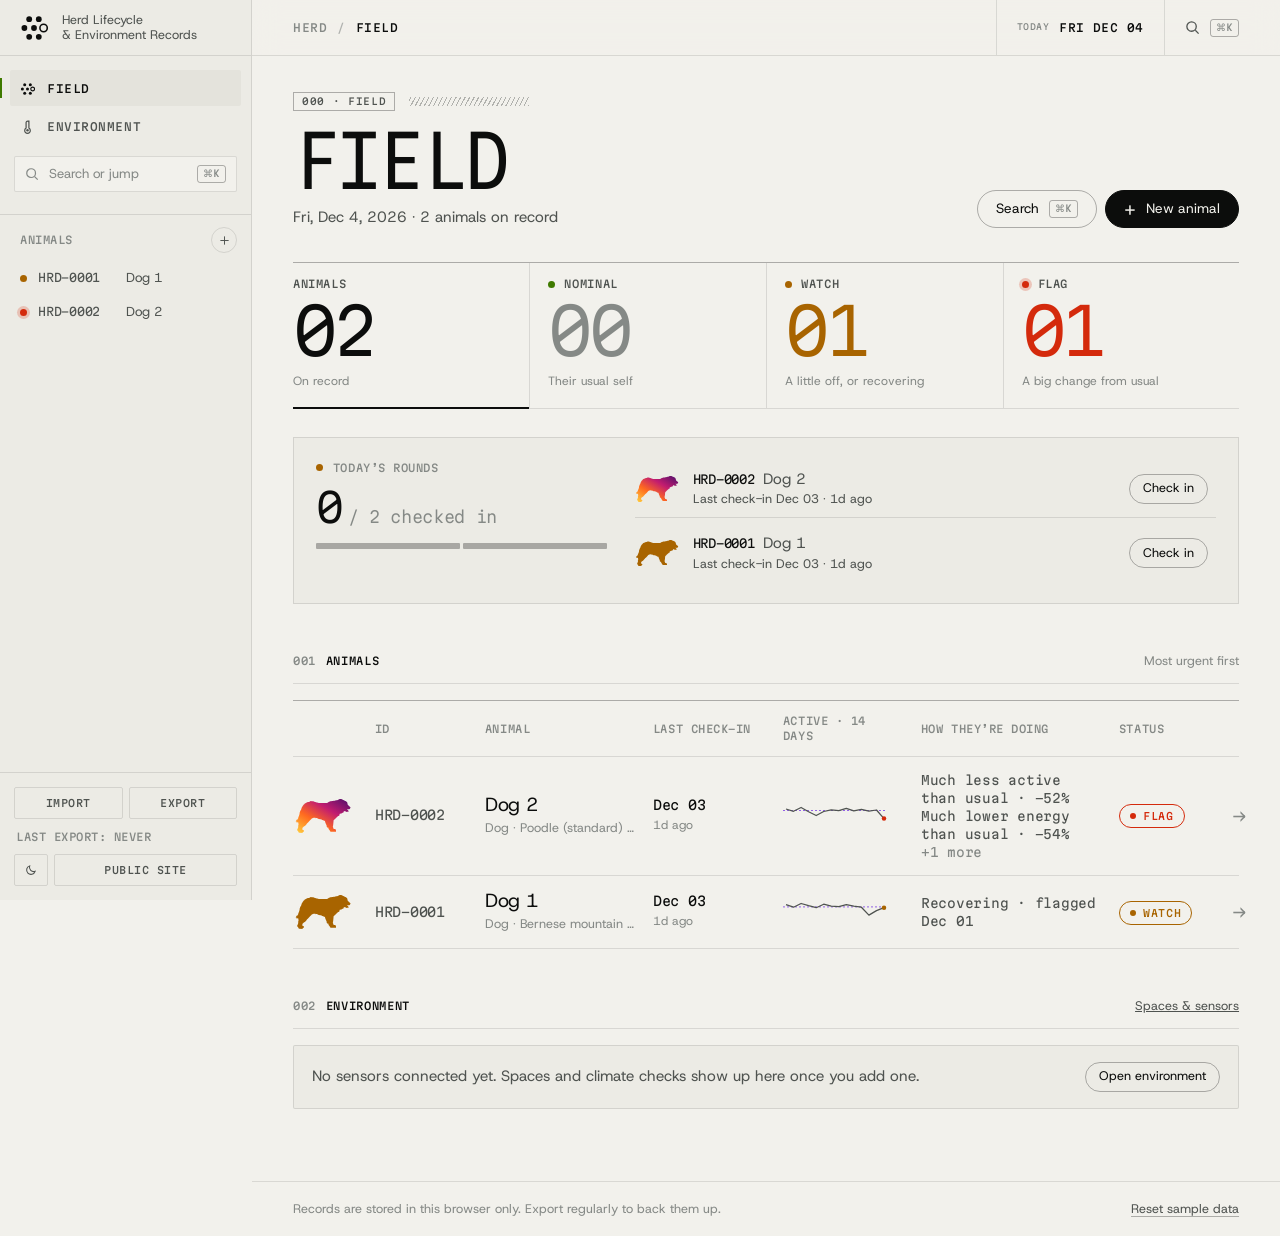
<file: index.html>
<!doctype html>
<html lang="en" data-theme="dark">
<head>
  <meta charset="utf-8">
  <meta name="viewport" content="width=device-width, initial-scale=1, viewport-fit=cover">
  <title>Herd</title>
  <meta name="description" content="Herd keeps a continuous lifecycle record for each animal and flags when it deviates from its own baseline.">
  <meta name="robots" content="noindex, nofollow">
  <meta name="theme-color" content="#07100B">
  <link rel="icon" href="data:image/svg+xml,%3Csvg xmlns='http://www.w3.org/2000/svg' viewBox='0 0 40 40'%3E%3Crect width='40' height='40' rx='9' fill='%2307100B'/%3E%3Cg fill='%23F2F1EC' transform='translate(4 4) scale(.8)'%3E%3Ccircle cx='14' cy='9' r='3.6'/%3E%3Ccircle cx='26' cy='9' r='3.6'/%3E%3Ccircle cx='8' cy='20' r='3.6'/%3E%3Ccircle cx='20' cy='20' r='3.6'/%3E%3Ccircle cx='32' cy='20' r='4.6' fill='none' stroke='%23B6F03C' stroke-width='2.4'/%3E%3Ccircle cx='14' cy='31' r='3.6'/%3E%3Ccircle cx='26' cy='31' r='3.6'/%3E%3C/g%3E%3C/svg%3E">
  <link rel="preconnect" href="https://fonts.googleapis.com">
  <link rel="preconnect" href="https://fonts.gstatic.com" crossorigin>
  <link rel="stylesheet" href="https://fonts.googleapis.com/css2?family=Host+Grotesk:ital,wght@0,300..700;1,300..500&family=Martian+Mono:wdth,wght@75..112.5,200..600&display=swap">
  <script>
    /* Theme before first paint: saved choice, else the system's. */
    (function () {
      var t = null;
      try { t = JSON.parse(localStorage.getItem('herd:ui') || '{}').theme; } catch (e) {}
      if (t !== 'light' && t !== 'dark') t = window.matchMedia && matchMedia('(prefers-color-scheme: light)').matches ? 'light' : 'dark';
      document.documentElement.setAttribute('data-theme', t);
    })();
  </script>
  <link rel="stylesheet" href="assets/css/herd.css">
</head>
<body>
<svg width="0" height="0" style="position:absolute" aria-hidden="true" focusable="false"><defs>
<symbol id="sp-cattle" viewBox="59 41 1385 947"><g transform="translate(0.000000,1022.000000) scale(0.100000,-0.100000)"><path d="M12274 9523 c-16 -48 -66 -148 -95 -189 -56 -81 -143 -158 -292 -257 -229 -152 -284 -232 -259 -378 6 -36 14 -73 18 -82 13 -34 -19 -16 -84 47 -201 192 -380 243 -585 166 -80 -30 -127 -78 -127 -131 0 -80 46 -137 205 -257 55 -41 110 -84 123 -95 l22 -21 -124 -37 c-153 -46 -190 -53 -386 -79 -575 -74 -745 -68 -1170 43 -330 86 -601 69 -925 -58 -163 -63 -227 -75 -403 -75 -166 1 -220 6 -772 84 -927 130 -980 131 -2105 45 -443 -34 -562 -40 -725 -36 -215 5 -226 7 -880 140 l-305 62 -240 0 c-268 -1 -410 -15 -840 -86 -477 -79 -675 -156 -845 -332 -61 -64 -115 -181 -155 -343 -124 -499 -159 -886 -116 -1259 11 -99 25 -256 31 -350 11 -198 12 -819 1 -1115 -11 -278 -26 -317 -186 -491 -114 -124 -166 -241 -185 -413 -13 -115 -3 -220 41 -440 16 -83 34 -199 40 -258 5 -59 14 -119 19 -134 l11 -27 45 44 c55 54 81 94 110 173 l23 61 0 -47 c1 -27 5 -48 10 -48 4 0 16 21 26 48 10 26 44 99 76 162 122 242 160 454 128 711 -9 76 -7 115 20 330 85 690 91 759 101 1342 5 286 11 521 14 524 6 6 12 -29 31 -187 9 -69 42 -291 75 -495 97 -608 94 -578 95 -895 0 -327 0 -326 -91 -535 -156 -358 -234 -548 -258 -623 -34 -107 -34 -205 -2 -372 40 -202 47 -330 36 -665 -7 -221 -20 -403 -50 -690 -22 -214 -40 -412 -40 -438 0 -58 16 -91 83 -171 66 -80 83 -120 101 -243 24 -160 74 -243 183 -300 102 -55 163 -68 308 -67 159 1 218 16 223 57 3 26 4 26 28 11 44 -30 134 6 134 53 0 68 -87 213 -215 358 -174 198 -202 264 -216 510 -15 289 -13 767 5 887 40 277 134 532 275 746 33 50 65 92 70 92 12 0 146 -263 200 -393 74 -179 128 -374 200 -719 34 -166 39 -203 50 -438 13 -243 18 -257 175 -419 67 -69 149 -163 184 -208 34 -45 75 -91 90 -102 46 -32 153 -43 388 -39 257 4 256 3 229 94 -41 143 -134 265 -308 404 -76 61 -144 145 -188 232 -85 168 -171 645 -189 1047 -10 221 -14 631 -6 631 11 0 152 -54 160 -61 4 -4 10 -55 11 -113 2 -61 9 -117 17 -133 11 -24 20 -28 64 -31 37 -2 54 1 64 13 8 9 18 66 25 130 10 97 15 119 35 140 32 34 83 42 141 22 26 -10 53 -17 61 -17 27 0 49 -37 72 -126 14 -51 31 -93 42 -101 26 -19 78 -16 104 5 21 17 23 25 20 113 -4 143 -3 152 22 172 13 10 64 44 113 76 155 101 242 207 291 355 15 45 28 82 29 84 2 2 76 -30 166 -71 309 -141 568 -235 844 -307 322 -84 548 -113 885 -113 354 -1 551 26 907 127 105 30 226 62 267 70 94 20 254 20 343 1 142 -30 292 -97 311 -140 33 -71 62 -297 62 -479 0 -116 4 -144 34 -260 53 -201 61 -276 60 -606 -1 -389 -17 -520 -93 -765 -85 -269 -86 -292 -22 -370 43 -53 75 -142 89 -251 12 -86 48 -163 105 -222 106 -110 247 -142 473 -108 89 13 134 28 134 45 0 5 17 8 38 8 45 -1 92 27 92 56 0 23 -113 220 -162 284 -18 23 -52 64 -75 93 -24 29 -49 74 -58 103 -21 69 -49 490 -48 712 0 138 6 208 22 300 31 173 44 207 110 278 121 130 146 208 207 642 32 228 39 253 49 170 18 -157 51 -338 95 -525 27 -113 55 -239 61 -280 17 -100 16 -627 0 -830 -24 -280 -21 -292 96 -408 57 -57 94 -105 137 -182 104 -184 132 -203 316 -208 128 -4 344 18 383 40 16 8 19 17 14 57 -3 25 -15 73 -28 106 -22 60 -47 88 -210 240 -109 102 -172 215 -203 367 -32 156 -46 587 -25 794 13 132 21 156 92 281 59 105 89 190 162 464 26 96 54 182 63 191 8 10 49 36 91 59 126 68 211 129 304 218 142 137 201 226 312 471 77 171 126 252 263 435 58 77 120 172 137 210 48 102 101 275 151 487 66 283 86 325 239 514 248 307 404 417 590 417 39 0 156 -1 260 -2 199 -2 233 2 480 54 186 39 286 35 520 -20 166 -38 250 -43 310 -16 64 28 77 41 137 129 27 40 68 85 90 100 61 41 128 103 144 134 22 42 44 162 51 270 5 78 3 106 -11 142 -21 56 -85 115 -168 157 -145 73 -206 126 -480 421 -189 203 -221 253 -290 448 -62 176 -132 278 -351 510 -81 85 -146 158 -144 161 1 3 29 29 62 56 72 59 126 135 157 218 29 78 31 249 5 308 -10 20 -19 37 -22 37 -3 0 -27 -44 -54 -97 -82 -165 -151 -242 -268 -302 -52 -26 -59 -26 -136 0 -83 28 -183 28 -262 0 -94 -34 -104 -36 -70 -10 64 48 143 137 167 189 57 122 60 248 8 359 -31 65 -37 71 -46 44z"/></g></symbol>
<symbol id="sp-horse" viewBox="-31 -31 1597 925"><g transform="translate(0.000000,863.000000) scale(0.100000,-0.100000)"><path d="M9042 8617 c-6 -7 -20 -38 -32 -70 -12 -31 -25 -57 -29 -57 -4 0 -36 -25 -72 -56 -96 -83 -109 -89 -209 -84 -47 3 -191 4 -320 4 -280 -1 -428 -16 -855 -85 -170 -27 -381 -59 -470 -69 -88 -11 -243 -31 -345 -45 -250 -33 -583 -62 -885 -76 -404 -19 -1601 0 -2008 31 -227 18 -576 17 -692 -2 -55 -9 -174 -28 -265 -42 -91 -14 -208 -33 -260 -41 -176 -29 -449 -134 -680 -263 -229 -128 -315 -197 -683 -550 -248 -236 -387 -384 -416 -439 -6 -12 -11 -33 -11 -46 0 -15 -32 -68 -79 -133 -91 -124 -156 -241 -167 -299 -6 -37 -55 -138 -184 -385 -27 -52 -50 -108 -50 -125 0 -16 -25 -84 -56 -150 -79 -171 -114 -261 -114 -296 0 -25 5 -30 29 -35 l29 -6 -24 -71 c-13 -39 -24 -80 -24 -92 0 -43 47 -60 81 -29 15 13 14 5 -7 -63 -13 -43 -29 -105 -35 -138 -6 -33 -32 -112 -59 -175 -26 -63 -53 -134 -60 -157 -24 -79 11 -128 70 -98 16 9 30 11 30 5 0 -5 -18 -101 -39 -212 -22 -112 -43 -233 -47 -269 -6 -64 -6 -67 20 -84 35 -23 34 -39 -13 -253 -89 -399 -117 -590 -108 -730 5 -92 22 -122 65 -122 20 0 23 -4 19 -22 -19 -76 -28 -278 -25 -571 l3 -327 26 -23 c15 -12 29 -30 33 -40 3 -11 13 -147 21 -303 20 -384 42 -547 76 -565 27 -14 57 5 67 44 8 30 11 24 49 -93 43 -132 59 -154 94 -132 18 12 23 12 30 0 5 -7 9 -16 9 -20 0 -4 9 -12 20 -18 35 -19 58 -3 74 50 20 68 34 90 55 90 19 0 51 30 51 48 0 6 9 16 20 22 20 11 40 66 40 114 l0 29 21 -27 c24 -30 60 -34 85 -9 15 15 16 34 11 165 l-6 148 24 0 c15 0 31 10 41 25 14 22 15 44 9 165 l-7 141 26 -7 c36 -9 66 19 66 61 0 17 -14 114 -30 216 -20 121 -27 185 -20 187 24 8 38 57 30 102 -5 26 -4 54 2 69 6 18 6 51 -2 101 -7 41 -10 107 -8 145 3 61 6 71 26 80 38 17 46 63 32 204 -6 69 -13 199 -13 289 -2 160 -2 163 21 181 19 13 25 32 32 87 14 106 11 422 -5 584 -20 199 -20 190 14 190 50 0 56 19 56 175 0 126 2 145 19 164 17 18 18 31 12 108 -16 214 -18 377 -8 494 7 68 16 203 22 299 11 186 47 405 81 505 30 84 78 177 89 170 4 -3 18 -36 31 -73 31 -96 121 -295 284 -627 158 -325 189 -379 345 -601 l110 -156 0 -145 0 -145 -37 -72 c-64 -121 -190 -237 -421 -386 -107 -68 -205 -137 -218 -153 -55 -65 -56 -73 -65 -372 -25 -839 -24 -825 -80 -1151 -71 -421 -128 -691 -181 -854 -25 -79 -71 -171 -93 -190 -31 -26 -63 -95 -70 -151 -6 -47 -3 -65 20 -119 22 -52 29 -89 36 -190 9 -137 24 -199 75 -305 39 -82 161 -271 193 -300 36 -32 123 -27 186 10 123 71 180 168 237 398 23 94 45 151 107 275 79 158 187 430 211 531 9 38 11 90 6 170 -6 114 14 532 33 696 5 44 13 127 17 185 4 67 12 113 22 128 15 23 251 217 256 210 1 -2 46 -83 100 -180 140 -253 193 -398 309 -838 152 -574 177 -727 177 -1096 l0 -231 57 -59 c32 -32 81 -88 108 -124 39 -51 64 -72 114 -98 61 -30 65 -31 83 -15 17 15 23 15 71 2 36 -10 94 -13 187 -11 124 2 138 0 185 -22 38 -18 82 -27 180 -36 278 -27 573 12 650 85 19 18 35 42 35 54 0 61 -98 189 -266 347 -98 92 -186 190 -313 347 -97 120 -186 233 -199 250 -71 98 -199 371 -268 571 -80 235 -83 260 -95 794 l-9 473 40 237 c68 402 150 665 300 961 67 133 154 188 280 178 87 -8 311 -72 523 -152 227 -84 312 -108 503 -141 148 -26 178 -28 444 -28 279 0 290 0 535 37 138 21 327 53 420 72 325 64 867 115 1079 100 l106 -7 0 -26 c0 -15 -9 -67 -19 -117 -10 -49 -22 -133 -26 -185 -18 -263 -62 -408 -220 -730 -114 -231 -115 -236 -109 -288 5 -39 0 -75 -17 -142 l-23 -89 23 -32 c18 -24 22 -40 18 -70 -12 -93 -72 -236 -237 -569 l-177 -357 -8 -104 c-7 -116 5 -235 36 -334 23 -76 50 -112 91 -123 34 -8 36 -12 69 -85 14 -31 29 -49 45 -53 25 -7 30 -21 39 -129 10 -117 24 -163 55 -185 15 -11 42 -44 58 -73 17 -30 53 -78 80 -107 52 -57 38 -52 217 -90 63 -14 187 -5 370 25 189 32 243 51 273 95 20 30 23 43 17 85 -8 69 -66 189 -151 316 -71 105 -127 231 -160 359 -7 30 -21 135 -30 233 -17 177 -17 180 3 245 32 102 32 106 43 328 l9 207 100 196 c187 368 236 483 305 718 75 251 112 360 166 482 55 126 155 322 177 350 l20 24 38 -23 c50 -31 142 -107 232 -192 46 -42 101 -82 150 -107 88 -44 126 -80 172 -164 37 -65 60 -81 101 -72 24 5 34 1 56 -22 57 -61 148 -242 295 -586 54 -126 59 -145 58 -204 -2 -64 -1 -66 34 -97 44 -39 61 -73 127 -261 77 -221 108 -275 155 -275 14 0 31 -9 39 -23 19 -28 71 -231 81 -312 8 -66 28 -115 49 -115 21 0 45 -33 65 -92 10 -31 30 -73 44 -94 14 -22 51 -120 82 -219 70 -222 136 -362 205 -438 56 -62 79 -74 110 -57 17 9 27 6 60 -21 31 -25 45 -30 69 -26 20 4 33 2 38 -7 15 -25 81 -57 125 -60 34 -2 57 -13 110 -53 69 -53 179 -101 283 -124 37 -8 127 -14 235 -14 159 0 185 3 289 28 62 16 124 32 137 37 31 12 64 46 64 65 0 9 -86 105 -191 213 -105 108 -202 213 -214 232 -45 70 -317 318 -422 383 -47 30 -67 61 -221 354 -117 221 -253 457 -323 559 -27 39 -49 82 -49 96 0 38 -38 252 -61 343 -29 112 -120 339 -189 472 -82 156 -131 274 -185 448 -65 210 -118 420 -164 652 -22 109 -43 206 -47 216 -5 14 4 30 34 60 97 102 203 296 249 459 17 62 33 100 42 103 9 2 82 18 164 35 84 18 221 56 320 91 209 73 247 83 407 107 100 16 160 33 302 86 234 87 270 96 404 96 116 0 324 -30 373 -53 20 -10 31 -29 52 -92 58 -178 132 -301 248 -415 99 -98 182 -153 431 -290 208 -115 348 -198 430 -256 71 -50 140 -81 287 -130 75 -24 156 -57 181 -71 25 -15 93 -72 151 -127 129 -121 194 -164 302 -201 67 -22 108 -29 201 -33 112 -4 119 -3 161 21 41 24 47 25 108 15 144 -25 216 16 268 151 62 162 75 232 76 406 0 136 -3 164 -17 185 -10 14 -34 75 -54 135 -84 250 -152 369 -362 632 -172 216 -178 224 -305 468 -209 402 -238 453 -511 880 l-153 240 68 3 c55 2 72 7 93 27 28 26 33 54 15 84 -10 15 -8 22 10 40 38 38 24 99 -27 120 -26 11 -29 18 -30 54 0 23 -3 77 -7 120 -8 81 -24 107 -67 107 -10 0 -18 2 -18 4 0 3 14 40 32 83 35 87 49 180 28 193 -13 8 -117 -17 -184 -45 -21 -9 -39 -15 -41 -13 -1 2 -8 14 -14 26 -7 13 -29 31 -49 39 -20 8 -60 31 -88 49 -29 19 -74 42 -100 50 -27 9 -62 30 -78 46 l-29 30 -125 -3 -125 -4 -1 29 c-3 46 -30 59 -116 52 -41 -3 -90 -8 -107 -12 -29 -6 -34 -3 -42 20 -15 39 -49 41 -166 12 -129 -32 -143 -32 -156 -2 -19 41 -45 45 -159 26 -198 -33 -200 -33 -200 -6 0 12 -9 31 -20 41 -26 23 -101 16 -220 -20 -126 -39 -128 -39 -155 -21 -17 11 -25 26 -25 46 0 43 -29 56 -97 40 -42 -9 -61 -9 -83 0 -24 10 -38 9 -76 -4 -61 -21 -74 -20 -74 2 0 11 -9 27 -20 37 -19 17 -26 18 -67 7 -32 -9 -49 -10 -57 -2 -5 5 -33 10 -62 10 -35 0 -56 5 -65 16 -10 12 -25 15 -62 11 -37 -3 -53 0 -72 14 -14 12 -39 19 -64 19 -23 0 -53 7 -66 16 -17 11 -36 14 -57 10 -22 -4 -37 -1 -50 11 -11 10 -32 16 -49 15 -17 -1 -41 6 -59 20 -29 21 -31 21 -67 4 -34 -16 -37 -16 -46 -1 -5 9 -24 23 -43 31 -19 8 -34 18 -34 23 0 16 -36 22 -65 11 -20 -7 -31 -8 -39 0 -16 16 -51 12 -79 -10 l-26 -21 -21 21 c-11 11 -24 20 -29 20 -8 0 -37 -20 -101 -68 l-31 -24 22 46 c19 38 21 49 11 72 -16 34 -43 28 -123 -27 l-58 -39 15 36 c15 37 13 64 -5 64 -6 0 -26 -13 -44 -30 -19 -16 -37 -30 -40 -30 -2 0 -2 20 1 45 3 35 0 50 -13 65 -33 37 -75 25 -153 -42 -38 -32 -86 -37 -134 -12 -42 22 -70 11 -102 -36 -35 -52 -56 -53 -56 -1 0 67 -50 93 -96 50 l-22 -21 -7 30 c-9 44 -28 56 -79 49 -32 -5 -47 -2 -56 8 -21 25 -51 17 -92 -25 l-38 -41 0 79 c0 47 -5 83 -12 90 -16 16 -53 15 -66 -1z"/></g></symbol>
<symbol id="sp-sheep" viewBox="14 31 1518 1155"><g transform="translate(0.000000,1215.000000) scale(0.100000,-0.100000)"><path d="M11823 11535 c-50 -36 -36 -147 37 -281 l38 -71 -97 -5 c-98 -5 -171 -27 -215 -66 -26 -23 -66 -111 -66 -144 0 -34 -8 -34 -55 -7 -46 27 -105 21 -177 -18 -79 -43 -117 -100 -142 -215 -5 -22 -16 -31 -59 -45 -38 -13 -69 -35 -115 -81 -50 -50 -74 -66 -121 -81 -75 -23 -113 -50 -153 -109 -39 -58 -56 -71 -88 -72 -14 0 -48 -11 -76 -24 -46 -21 -60 -35 -113 -105 l-17 -24 -66 27 c-147 58 -269 14 -333 -121 -9 -18 -20 -33 -26 -33 -5 0 -33 12 -62 26 -38 20 -67 27 -112 27 -70 0 -112 -17 -170 -74 -22 -21 -71 -52 -108 -69 l-69 -31 -59 21 c-70 24 -116 25 -183 5 -43 -13 -54 -13 -104 1 -67 20 -130 15 -205 -16 l-56 -23 -76 22 c-104 31 -171 18 -257 -51 -30 -24 -41 -21 -107 27 -54 39 -102 48 -183 34 -65 -12 -70 -11 -96 9 -58 46 -103 64 -181 68 -42 3 -111 15 -154 27 -69 18 -83 19 -130 8 -104 -24 -107 -24 -154 -1 -57 29 -130 30 -200 5 -51 -18 -52 -18 -108 3 -75 29 -137 28 -203 -3 -30 -14 -62 -25 -72 -25 -10 0 -42 11 -72 25 -63 29 -140 33 -196 9 -50 -21 -88 -20 -142 5 -54 25 -110 26 -174 5 -47 -16 -55 -16 -154 8 -45 10 -62 10 -128 -7 -73 -18 -77 -18 -145 -1 -92 24 -145 18 -218 -28 l-59 -36 -57 30 c-71 38 -142 40 -217 8 -56 -24 -49 -25 -258 38 -104 31 -153 33 -247 9 l-72 -19 -63 22 c-35 12 -81 22 -104 22 -38 0 -108 -29 -170 -69 -19 -13 -25 -12 -52 8 -89 63 -164 75 -255 40 -54 -21 -54 -21 -93 -1 -73 37 -144 52 -249 52 -114 0 -176 -15 -227 -54 -43 -32 -47 -32 -108 -1 -67 34 -124 41 -180 21 -59 -21 -89 -20 -141 4 -65 29 -147 27 -221 -7 -58 -26 -63 -26 -129 -15 -38 7 -82 12 -97 12 -44 -1 -114 -38 -158 -86 l-42 -44 -83 20 c-138 33 -171 28 -254 -36 -49 -38 -52 -39 -123 -36 -40 1 -91 -2 -113 -8 -46 -13 -117 -73 -144 -123 -17 -33 -21 -35 -84 -39 -117 -9 -191 -65 -232 -177 -22 -62 -25 -64 -94 -76 -21 -4 -51 -13 -66 -21 -42 -21 -101 -95 -119 -150 -18 -52 -27 -59 -113 -89 -27 -10 -63 -32 -82 -50 -31 -31 -42 -55 -76 -164 -11 -35 -23 -48 -59 -68 -93 -51 -132 -109 -145 -213 -3 -30 -16 -92 -27 -138 -20 -80 -20 -106 -2 -197 5 -28 1 -34 -47 -70 -115 -86 -123 -138 -72 -459 l15 -100 -28 -20 c-79 -56 -124 -136 -124 -218 0 -21 11 -71 25 -110 33 -94 32 -154 -2 -225 -34 -73 -35 -150 -3 -213 26 -52 198 -222 252 -251 56 -29 115 -34 187 -15 34 9 69 16 76 16 18 0 45 -89 45 -147 0 -24 -7 -60 -15 -80 -24 -58 -19 -118 16 -187 27 -53 31 -72 33 -146 1 -93 16 -136 65 -186 44 -45 50 -63 44 -137 -5 -61 -3 -73 26 -131 36 -74 37 -81 12 -138 -32 -75 -35 -118 -12 -186 27 -80 27 -85 -13 -138 -75 -98 -82 -173 -25 -278 16 -31 29 -61 29 -67 0 -7 -18 -32 -41 -56 -80 -87 -104 -197 -60 -279 25 -47 35 -60 83 -101 l37 -31 -51 -43 c-95 -80 -120 -180 -73 -294 14 -33 25 -70 25 -82 0 -12 -19 -43 -41 -70 -23 -26 -48 -62 -55 -80 -18 -43 -18 -140 1 -193 13 -38 13 -52 1 -111 -9 -46 -11 -82 -5 -113 12 -64 121 -275 172 -333 23 -26 48 -55 54 -63 10 -14 82 -250 185 -610 32 -115 32 -115 30 -315 -4 -271 15 -375 159 -898 l50 -182 -7 -121 c-5 -98 -3 -131 10 -179 30 -100 75 -191 104 -206 20 -11 78 -13 271 -11 142 1 260 7 279 13 72 24 62 83 -55 339 -116 254 -120 262 -170 322 -88 107 -130 226 -140 398 -8 147 40 1087 58 1137 5 15 24 26 62 37 76 22 128 63 163 130 16 31 32 56 36 56 3 0 16 -16 28 -35 31 -50 73 -82 136 -102 31 -10 62 -27 69 -38 7 -11 48 -146 90 -300 145 -529 216 -766 266 -893 89 -223 104 -316 73 -454 -23 -101 -15 -229 21 -335 44 -132 32 -127 318 -131 263 -4 303 2 336 45 28 34 26 62 -10 206 -57 227 -122 362 -234 487 -113 126 -129 177 -150 455 -8 110 -26 332 -40 493 -14 161 -25 335 -25 386 l0 94 50 37 c64 47 96 88 111 146 12 46 8 76 -27 196 -5 18 -2 23 13 23 11 0 48 14 81 31 70 35 111 85 134 164 15 48 15 49 69 60 110 23 162 69 199 177 24 67 29 75 70 96 48 25 104 74 123 107 6 11 18 49 27 84 16 63 18 66 75 100 32 20 74 56 93 81 25 32 42 45 58 44 153 -4 141 -1 189 -49 56 -58 98 -75 183 -75 61 0 77 -5 138 -37 65 -35 74 -37 144 -35 128 6 163 5 226 -3 71 -9 135 8 191 51 l34 26 38 -35 c51 -46 99 -61 175 -54 70 6 108 -6 167 -56 86 -74 212 -74 306 1 l38 30 35 -30 c83 -70 178 -94 260 -63 76 28 86 28 132 1 84 -49 191 -44 277 14 l43 28 42 -28 c108 -71 219 -64 322 23 l31 26 49 -35 c102 -74 166 -80 278 -28 l60 27 48 -27 c93 -52 214 -41 293 27 l39 34 76 -41 c68 -37 82 -41 145 -41 61 0 78 5 132 35 53 29 65 33 80 23 68 -47 70 -48 267 -45 177 1 191 3 243 27 l54 24 52 -27 c44 -22 64 -27 128 -26 l75 0 -13 -50 c-11 -41 -11 -73 -3 -161 19 -190 38 -230 143 -307 34 -26 79 -64 99 -85 32 -33 38 -47 47 -111 8 -59 17 -84 48 -129 59 -87 113 -143 169 -179 29 -19 55 -42 58 -51 3 -10 28 -144 56 -298 49 -268 100 -524 190 -960 46 -221 47 -262 15 -435 -12 -66 -15 -119 -11 -172 7 -95 43 -253 61 -272 18 -17 139 -25 415 -29 183 -2 209 0 243 17 21 10 43 28 49 39 23 44 6 145 -49 280 -38 93 -85 167 -189 290 -134 159 -139 175 -137 402 2 234 31 863 48 1035 l13 134 43 39 c56 49 97 67 154 67 53 0 78 -20 95 -77 35 -124 279 -1027 316 -1173 58 -224 66 -337 35 -484 -25 -116 -27 -216 -6 -304 18 -76 38 -117 61 -126 10 -4 142 -12 293 -18 243 -9 280 -9 313 5 43 18 58 57 58 152 0 115 -38 226 -180 524 -43 91 -94 209 -113 261 -93 250 -147 520 -146 730 0 140 23 420 36 445 16 29 62 69 109 95 74 40 101 121 106 325 2 78 -2 111 -16 151 -18 49 -18 54 -2 115 10 35 28 84 41 109 72 138 75 145 75 200 0 38 -8 72 -26 109 -25 54 -25 55 -6 80 36 50 54 95 62 157 4 35 21 89 36 121 26 52 29 68 29 158 0 72 5 108 16 130 9 17 26 62 37 101 12 39 31 83 42 97 50 63 62 140 35 217 -8 23 -15 44 -15 45 0 2 22 11 49 20 67 22 129 78 157 141 23 52 29 57 94 69 86 17 141 70 185 180 14 34 31 56 53 70 108 64 152 135 152 240 0 66 0 67 50 119 59 62 89 125 90 184 0 33 12 66 49 135 54 101 111 259 111 309 0 18 -5 57 -12 89 -17 83 8 172 69 242 66 77 77 103 77 177 -1 46 -8 82 -26 124 l-25 59 22 71 c75 234 78 245 71 325 -4 50 -1 102 8 152 8 41 20 124 26 185 6 60 20 140 32 177 25 83 21 155 -11 217 -12 23 -21 43 -19 45 2 1 23 16 48 32 61 42 91 75 120 136 22 46 32 56 88 82 101 49 149 108 167 207 4 21 12 42 19 47 20 16 351 61 453 61 54 0 168 -7 253 -16 168 -17 301 -13 397 12 215 56 353 243 353 479 0 107 -19 178 -85 310 -75 151 -126 215 -379 475 -330 339 -381 399 -396 462 -27 116 -80 174 -182 203 -44 12 -74 29 -107 60 -54 49 -91 70 -146 81 -26 5 -55 22 -85 50 -65 61 -103 74 -208 73 -118 -1 -243 25 -312 64 -52 30 -61 32 -157 32 -97 0 -103 1 -130 27 -55 53 -139 71 -214 47 -19 -7 -61 -32 -93 -57 -44 -34 -61 -42 -64 -32 -3 8 -28 38 -57 66 -41 40 -67 56 -121 74 -38 12 -130 46 -205 76 -152 60 -231 75 -266 49z m-9549 -8314 c-15 -33 -31 -61 -35 -61 -5 0 -9 16 -9 36 0 26 8 43 30 66 17 17 33 28 36 26 2 -3 -7 -33 -22 -67z"/></g></symbol>
<symbol id="sp-goat" viewBox="-31 -31 1591 1597"><g transform="translate(1529,0) scale(-1,1)"><g transform="translate(0.000000,1536.000000) scale(0.100000,-0.100000)"><path d="M3740 15349 c-218 -27 -433 -88 -667 -190 -90 -40 -92 -40 -135 -26 -133 45 -364 49 -508 8 -390 -111 -734 -482 -1001 -1076 -37 -82 -73 -153 -81 -157 -7 -3 -52 -24 -100 -46 -53 -25 -102 -56 -128 -82 l-41 -41 -67 22 c-90 29 -239 99 -299 140 -93 63 -135 105 -275 272 -147 175 -208 227 -263 227 -59 0 -73 -50 -50 -165 34 -164 128 -370 258 -569 66 -101 108 -149 247 -286 91 -91 172 -173 179 -182 11 -14 5 -27 -40 -85 -70 -91 -86 -132 -110 -271 -28 -160 -27 -215 2 -282 22 -49 24 -69 24 -195 0 -174 4 -165 -191 -425 -206 -276 -262 -359 -336 -495 -74 -136 -103 -208 -113 -280 -4 -28 -16 -77 -27 -110 -24 -72 -20 -170 10 -237 23 -52 88 -113 131 -123 36 -8 35 -5 16 -41 -53 -102 45 -253 219 -339 100 -50 185 -63 279 -45 39 8 97 14 129 15 73 0 128 -36 172 -115 30 -53 31 -59 30 -175 0 -115 -2 -125 -43 -240 -23 -66 -60 -156 -82 -200 l-39 -80 104 106 c116 117 172 196 206 291 38 103 43 95 37 -57 l-5 -139 30 64 c66 145 122 299 149 408 31 125 47 154 74 132 25 -21 45 -65 46 -102 1 -31 2 -29 16 17 71 245 111 329 176 374 126 86 363 111 490 51 136 -64 498 -491 720 -851 80 -130 130 -228 197 -389 69 -167 214 -450 297 -582 132 -210 196 -291 343 -438 195 -194 272 -322 330 -548 35 -141 41 -181 50 -367 9 -198 35 -340 97 -545 89 -295 198 -542 345 -780 279 -452 587 -780 865 -922 l83 -41 30 -80 c55 -143 190 -549 234 -702 98 -338 122 -487 130 -810 10 -372 46 -647 111 -840 63 -190 92 -393 102 -715 8 -264 -7 -428 -53 -609 -66 -260 -61 -250 -202 -391 -146 -146 -210 -228 -257 -326 -55 -115 -55 -118 1 -169 168 -155 421 -181 713 -74 l57 20 -4 117 c-6 158 12 232 69 286 37 35 44 38 79 32 21 -3 45 -8 52 -11 27 -10 67 34 85 93 28 88 25 361 -5 507 -37 185 -77 694 -70 889 l3 89 38 -104 c49 -130 69 -211 96 -369 56 -342 67 -639 32 -931 -37 -319 -49 -349 -214 -527 -114 -123 -161 -198 -197 -321 -12 -40 -24 -80 -27 -87 -4 -10 18 -25 68 -48 251 -116 528 -95 759 57 l65 42 -3 100 c-3 121 3 135 83 189 67 46 105 102 105 156 0 19 -9 68 -20 108 -39 148 -104 645 -131 999 -6 84 -9 244 -6 355 l4 203 62 245 c106 418 111 446 121 710 11 271 40 443 111 648 22 64 44 133 50 152 5 19 14 166 19 325 14 451 25 603 44 623 3 2 35 -14 73 -36 386 -225 880 -400 1303 -462 426 -62 1195 -49 1755 31 483 68 791 159 1021 300 37 22 67 39 68 37 2 -2 22 -59 46 -128 23 -69 76 -209 116 -311 41 -103 81 -215 90 -250 25 -99 30 -422 9 -639 -63 -671 -171 -1187 -297 -1420 -93 -171 -146 -234 -324 -386 -186 -158 -241 -231 -259 -341 l-7 -43 112 0 111 0 -33 -60 c-39 -72 -40 -70 76 -96 123 -29 337 -27 433 4 65 20 75 27 92 61 28 54 95 252 115 341 26 111 47 173 64 193 14 15 26 17 77 12 61 -7 61 -7 93 29 54 62 66 100 64 206 -1 52 3 136 9 185 23 199 127 667 204 919 35 117 49 146 202 447 93 181 123 278 123 396 0 87 -12 132 -79 296 -22 54 -45 124 -51 155 -17 94 -11 437 15 847 14 215 25 438 25 497 l0 106 31 11 c46 16 141 13 196 -5 71 -24 150 -81 200 -143 103 -130 376 -759 575 -1326 94 -268 116 -359 153 -625 38 -266 62 -393 100 -521 54 -180 83 -448 92 -849 6 -312 -7 -571 -33 -626 -9 -18 -53 -75 -97 -126 -172 -196 -221 -290 -252 -480 l-6 -38 97 0 c87 0 96 -2 89 -17 -11 -31 -27 -114 -22 -119 3 -3 47 -12 98 -21 66 -10 136 -14 234 -10 134 4 145 6 270 49 l130 45 5 151 5 151 42 30 c45 33 77 84 88 142 4 22 -3 83 -19 165 -98 505 -159 1077 -160 1489 l-1 280 38 220 c44 256 55 377 38 455 -7 30 -34 102 -60 160 -81 177 -137 370 -185 648 -63 355 -74 610 -38 877 45 336 82 842 82 1119 0 284 47 476 281 1153 66 192 134 397 150 457 17 61 48 157 71 215 22 58 56 147 75 196 56 142 80 258 102 477 32 310 40 441 47 708 12 451 -26 746 -119 925 -42 81 -279 318 -356 357 -30 15 -56 26 -58 24 -2 -1 17 -74 42 -162 71 -246 105 -426 112 -591 9 -214 -16 -338 -157 -793 -44 -140 -87 -289 -96 -330 -13 -55 -25 -82 -46 -104 -27 -26 -33 -28 -87 -24 -79 6 -155 52 -235 143 -111 127 -299 306 -476 454 -227 190 -355 282 -515 371 -128 71 -170 99 -330 214 -157 114 -210 128 -470 127 -264 0 -471 -34 -657 -107 -147 -57 -331 -91 -723 -133 -422 -46 -873 -75 -1420 -92 -693 -22 -899 3 -1790 217 -1149 277 -1213 288 -1715 289 -319 0 -426 -9 -580 -46 -90 -22 -209 -73 -249 -106 l-25 -20 -165 132 c-190 151 -404 309 -530 392 -47 31 -135 89 -196 129 -340 224 -801 727 -963 1049 -71 143 -96 263 -112 550 -11 190 -15 214 -37 258 -11 23 -12 35 -3 60 66 190 -3 507 -175 794 -30 51 -55 98 -55 105 0 17 131 191 193 257 l47 50 68 -20 c37 -12 124 -45 193 -75 178 -76 205 -71 130 24 -34 43 -111 116 -205 194 l-29 25 93 62 c164 110 323 178 500 217 66 15 125 19 265 18 208 0 296 -15 507 -88 69 -24 132 -40 138 -36 23 14 -1 50 -73 111 -213 180 -459 298 -714 345 -105 19 -369 26 -473 13z m2860 -11189 c33 -184 46 -421 32 -586 -14 -170 -31 -273 -43 -252 -22 39 -34 208 -33 478 0 254 10 488 19 478 2 -2 13 -55 25 -118z"/></g></g></symbol>
<symbol id="sp-pig" viewBox="32 21 1478 840"><g transform="translate(1536,0) scale(-1,1)"><g transform="translate(0.000000,920.000000) scale(0.100000,-0.100000)"><path d="M7360 8699 c-762 -40 -1377 -155 -2037 -380 -229 -78 -1192 -431 -1398 -512 -153 -60 -406 -184 -669 -326 -103 -56 -200 -107 -215 -112 -40 -16 -143 -12 -281 10 -123 19 -332 44 -480 56 -178 15 -351 38 -425 56 -97 25 -242 92 -309 144 -67 51 -82 42 -80 -51 2 -84 32 -173 115 -338 33 -65 59 -122 57 -127 -2 -5 -116 29 -253 76 -239 81 -323 101 -312 73 3 -7 26 -67 52 -133 59 -151 186 -415 260 -540 82 -141 193 -282 296 -379 50 -47 95 -86 100 -86 4 0 13 -15 19 -34 22 -69 -58 -323 -185 -581 -41 -85 -93 -174 -119 -205 -106 -127 -320 -287 -520 -387 -198 -99 -282 -121 -364 -92 -22 7 -36 7 -51 -1 -27 -14 -27 -52 -1 -162 24 -102 40 -273 40 -436 0 -68 5 -132 10 -143 7 -12 26 -21 51 -25 23 -4 68 -25 102 -49 140 -96 242 -132 540 -194 199 -41 229 -51 302 -101 179 -122 622 -260 1075 -334 296 -48 421 -57 755 -55 228 2 316 0 332 -9 36 -20 47 -83 88 -492 14 -140 35 -331 45 -425 26 -225 25 -315 -5 -479 -32 -171 -65 -275 -111 -351 -20 -33 -52 -84 -70 -113 -55 -90 -134 -331 -121 -367 7 -16 24 -17 245 -13 153 3 248 9 267 17 51 21 84 62 116 145 42 110 69 160 124 235 80 108 80 107 76 352 -3 274 13 362 101 558 l30 66 24 -45 c39 -74 53 -134 69 -295 8 -83 22 -196 30 -251 37 -244 11 -360 -135 -620 -43 -77 -83 -213 -78 -266 l3 -33 113 3 c152 3 388 34 436 57 62 30 73 55 105 245 7 40 27 95 52 144 52 99 57 152 34 316 -11 76 -15 149 -12 189 10 107 186 968 218 1066 66 200 104 241 214 231 33 -3 107 -17 165 -31 170 -42 705 -115 1210 -165 914 -91 1569 -111 1960 -61 641 83 1109 187 1675 371 279 91 279 91 304 73 12 -8 39 -49 60 -91 58 -116 320 -821 352 -948 40 -159 54 -334 40 -483 -16 -177 -35 -225 -154 -403 -116 -172 -220 -359 -215 -385 3 -15 19 -19 113 -24 179 -10 378 -10 436 1 84 16 99 37 149 210 20 67 28 80 85 135 34 33 68 71 75 84 7 14 41 167 76 340 34 174 79 370 100 436 87 284 95 320 101 415 3 70 1 108 -11 145 -8 27 -14 50 -13 52 2 1 92 -48 201 -110 271 -153 339 -222 371 -373 17 -84 49 -725 42 -849 -6 -110 -26 -178 -71 -242 -194 -273 -253 -380 -227 -406 8 -8 92 -15 250 -20 265 -9 297 -4 327 50 8 15 47 86 85 157 43 80 90 151 124 187 33 37 56 72 60 92 4 17 2 102 -4 188 -12 181 -3 292 33 401 13 40 56 166 95 279 39 114 78 240 87 280 25 116 20 241 -15 414 -56 280 -59 432 -10 578 25 76 55 130 153 277 140 209 326 621 416 920 54 182 100 389 159 730 73 418 74 430 68 634 -7 234 -46 442 -127 680 -16 50 -30 99 -30 110 0 12 37 65 82 119 l81 99 46 -7 c63 -8 125 13 202 68 136 97 194 173 218 285 14 66 15 196 1 187 -5 -3 -26 -38 -47 -78 -38 -72 -104 -160 -152 -204 -41 -37 -109 -75 -127 -71 -15 3 -13 7 8 33 85 101 112 279 59 383 -61 119 -209 184 -336 147 -72 -21 -153 -94 -192 -174 -25 -49 -28 -68 -28 -151 0 -83 4 -102 28 -155 15 -33 46 -84 69 -114 39 -52 40 -55 22 -68 -49 -37 -52 -36 -86 13 -189 274 -517 579 -839 782 -356 225 -792 403 -1349 553 -347 93 -679 151 -1061 185 -300 26 -2951 44 -3359 23z m6911 -1082 c56 -37 65 -63 45 -129 -10 -34 -28 -69 -47 -87 -41 -41 -113 -44 -156 -7 -24 21 -28 31 -27 74 2 54 23 102 62 145 32 34 76 36 123 4z"/></g></g></symbol>
<symbol id="sp-chicken" viewBox="-31 -30 1453 1597"><g transform="translate(1391,0) scale(-1,1)"><g transform="translate(0.000000,1536.000000) scale(0.100000,-0.100000)"><path d="M1227 15339 c-26 -15 -53 -75 -77 -170 -12 -46 -43 -152 -70 -234 -27 -83 -52 -170 -56 -193 -4 -23 -10 -42 -15 -42 -17 0 -94 115 -158 235 -132 247 -194 334 -272 379 l-32 19 6 -94 c4 -62 23 -161 56 -289 49 -196 67 -310 48 -310 -6 0 -60 49 -121 108 -93 90 -220 192 -240 192 -3 0 -10 -17 -16 -38 -14 -52 6 -115 63 -201 24 -37 52 -81 61 -99 15 -28 15 -32 1 -32 -9 0 -47 16 -85 35 -38 19 -87 37 -109 41 -37 6 -40 5 -47 -20 -6 -26 -4 -51 12 -123 6 -29 4 -33 -15 -33 -12 0 -33 -11 -47 -26 -31 -30 -28 -61 12 -147 l24 -54 -32 -129 c-28 -112 -32 -147 -33 -259 0 -71 3 -142 8 -158 12 -44 72 -102 168 -163 49 -30 89 -59 88 -62 0 -4 -30 -21 -67 -39 -87 -42 -169 -115 -232 -209 -66 -100 -66 -114 3 -114 28 0 117 7 197 15 189 19 240 19 240 1 0 -50 -48 -157 -120 -265 -102 -155 -128 -207 -146 -295 -19 -88 -11 -171 22 -245 29 -64 67 -112 184 -236 48 -49 128 -138 179 -198 188 -220 282 -280 456 -292 39 -2 69 -8 68 -12 -1 -4 -24 -66 -51 -138 -173 -456 -322 -1077 -363 -1511 -14 -155 -7 -520 16 -719 31 -282 56 -459 81 -573 37 -169 36 -245 -4 -362 -79 -234 -83 -453 -11 -735 65 -255 207 -531 441 -858 179 -250 912 -1205 1085 -1413 331 -397 782 -758 1320 -1053 122 -68 126 -71 207 -172 223 -278 517 -513 1079 -859 121 -74 223 -142 227 -151 13 -24 30 -174 30 -264 -1 -228 -83 -568 -229 -946 -91 -237 -284 -687 -345 -806 -119 -231 -254 -405 -341 -439 -40 -15 -48 -15 -92 0 -26 8 -95 23 -153 32 -58 8 -138 29 -178 45 -84 33 -90 34 -127 15 -25 -13 -33 -13 -67 1 -80 32 -217 -23 -218 -89 0 -15 3 -15 40 -1 34 14 50 14 98 5 31 -7 106 -21 167 -33 117 -22 159 -38 174 -68 9 -17 4 -19 -72 -24 -45 -3 -134 -19 -198 -36 -64 -17 -158 -35 -210 -41 -110 -12 -126 -16 -158 -41 -17 -14 -33 -17 -60 -13 -45 7 -94 -12 -145 -56 -41 -37 -56 -60 -67 -107 -10 -47 13 -44 81 12 60 49 66 51 95 31 40 -27 79 -28 163 -1 69 22 98 25 190 24 116 -2 133 3 190 52 40 35 94 38 151 9 37 -18 81 -63 81 -81 0 -5 -11 -9 -24 -9 -78 0 -143 -61 -181 -170 l-14 -39 38 38 c60 60 186 91 244 60 19 -11 26 -6 72 44 27 30 60 60 71 66 13 6 54 8 107 4 l86 -6 55 56 c57 57 65 61 177 76 37 5 79 17 94 27 25 16 26 20 18 68 -11 71 -10 140 2 145 12 4 64 -142 65 -180 0 -19 6 -28 22 -32 29 -8 146 8 238 33 41 11 79 20 84 20 5 0 6 -22 2 -49 l-6 -49 129 33 c161 42 250 77 322 127 53 37 107 99 123 142 5 15 13 8 45 -40 59 -93 111 -116 165 -73 26 20 26 20 53 1 16 -11 43 -27 61 -36 l33 -17 -12 23 c-15 29 -84 117 -192 247 -128 153 -197 298 -197 415 0 102 0 101 95 114 93 12 152 38 185 79 l22 28 -99 6 c-110 6 -125 11 -147 44 -33 51 -34 45 138 825 57 261 115 527 127 590 l22 115 71 34 c99 47 191 143 281 294 68 114 71 117 105 117 49 0 95 31 122 82 20 37 23 57 22 148 0 58 -6 117 -12 132 -6 16 -7 30 -2 33 5 3 44 10 87 15 98 13 140 26 153 50 15 27 12 99 -5 156 -24 78 -23 80 50 100 61 16 68 16 100 1 20 -10 50 -40 74 -76 47 -69 54 -74 93 -73 91 2 98 135 18 354 l-29 78 29 15 c15 8 66 51 113 95 47 44 87 80 90 80 8 0 16 -59 32 -251 16 -192 31 -272 65 -338 22 -44 88 -103 110 -99 18 4 71 109 104 208 46 140 59 224 58 384 -1 174 1 181 85 255 39 34 75 81 108 139 28 48 57 87 65 87 20 0 73 -110 104 -218 48 -164 86 -536 86 -834 0 -51 4 -93 9 -93 22 0 100 71 146 133 52 69 51 69 69 13 4 -12 10 -16 16 -10 13 13 116 400 144 544 70 351 60 632 -27 850 -14 33 -22 60 -18 60 3 0 49 10 101 21 115 25 190 37 190 32 0 -2 -10 -32 -21 -66 -31 -90 -22 -179 41 -402 73 -260 78 -331 37 -520 -9 -38 -18 -85 -21 -103 -5 -31 -5 -32 17 -21 87 45 184 172 237 310 17 45 47 141 66 213 20 72 39 140 44 151 15 35 11 -231 -6 -342 -13 -92 -61 -297 -80 -348 -7 -16 -5 -16 25 0 47 24 103 86 139 154 18 32 59 141 92 241 33 99 64 188 70 198 8 12 10 -29 6 -158 -6 -173 -21 -311 -52 -463 -9 -43 -13 -81 -11 -84 10 -10 66 28 102 69 20 24 70 112 111 196 59 123 86 165 135 218 88 94 115 166 166 444 l18 95 95 47 c52 26 108 50 124 54 l29 7 -5 -154 c-3 -85 -3 -181 1 -214 l6 -60 107 240 c58 132 114 260 124 285 22 58 30 66 153 168 179 147 227 234 223 407 -1 75 3 115 17 160 12 38 22 105 25 181 5 85 14 146 30 202 14 44 30 115 36 158 7 44 18 94 26 112 7 18 54 72 103 120 72 70 91 96 101 132 18 68 7 183 -25 260 -36 85 -43 169 -20 245 9 32 45 120 81 196 95 203 98 224 99 544 0 240 -3 282 -23 380 -27 136 -27 182 -1 265 19 60 20 80 14 250 -5 146 -2 208 11 295 15 104 15 199 -1 255 -14 47 255 -332 402 -566 493 -789 782 -1560 908 -2425 14 -96 31 -236 37 -311 7 -76 15 -138 18 -138 11 0 79 189 105 287 50 199 59 280 59 558 0 295 -11 398 -74 715 -46 229 -112 475 -244 909 -53 172 -96 315 -96 318 0 17 40 -38 182 -250 235 -353 250 -371 488 -612 214 -217 265 -278 390 -465 107 -162 255 -352 321 -416 69 -65 152 -119 169 -109 24 15 8 100 -51 282 -379 1161 -1030 2197 -1945 3093 -448 438 -740 648 -1126 808 -451 188 -1094 281 -1731 252 -541 -25 -763 -80 -1092 -269 -569 -328 -1118 -804 -1338 -1161 -57 -94 -150 -287 -212 -445 -102 -258 -277 -825 -411 -1329 -16 -59 -34 -110 -39 -112 -6 -3 -146 43 -310 102 -702 250 -989 327 -1375 372 l-65 7 -2 105 c-25 1185 -268 2198 -769 3200 -285 568 -615 1041 -975 1397 -198 195 -344 302 -552 403 -135 66 -139 60 52 85 139 18 199 37 235 74 41 43 44 92 11 171 -28 68 -28 63 -9 232 l6 57 -65 64 c-57 56 -66 71 -78 121 -18 84 -26 90 -111 96 l-73 5 -3 113 c-1 61 -6 112 -11 112 -15 0 -95 -63 -144 -114 -27 -28 -83 -97 -124 -154 -42 -57 -78 -100 -82 -97 -3 4 -17 30 -31 58 -20 42 -30 52 -50 52 -25 0 -33 -9 -105 -126 -29 -47 -49 -51 -42 -8 22 123 66 518 61 549 -11 67 -65 99 -117 69z m4218 -13391 c-8 -162 -21 -291 -46 -468 -22 -157 -117 -691 -124 -698 -14 -14 -385 -156 -390 -150 -2 2 -13 35 -24 73 -26 84 -36 175 -27 239 7 42 11 49 44 63 179 78 346 173 330 188 -2 2 -38 -1 -81 -6 -86 -11 -140 -2 -145 24 -4 21 83 190 270 521 77 138 152 270 165 294 13 23 26 42 29 42 3 0 3 -55 -1 -122z"/></g></g></symbol>
<symbol id="sp-dog" viewBox="-31 -31 1598 1006"><g transform="translate(1536,0) scale(-1,1)"><g transform="translate(0.000000,945.000000) scale(0.100000,-0.100000)"><path d="M2470 9436 c-68 -16 -170 -61 -625 -283 -618 -302 -709 -355 -833 -488 -124 -132 -153 -212 -191 -525 -12 -91 -26 -183 -33 -204 -30 -95 -440 -486 -626 -596 -121 -72 -162 -117 -162 -178 0 -16 14 -75 30 -131 68 -227 155 -351 295 -417 84 -40 296 -32 500 19 107 27 135 30 135 13 0 -19 -93 -103 -167 -151 -119 -78 -133 -99 -193 -297 -42 -138 -57 -228 -46 -272 13 -53 131 -59 227 -10 l52 26 101 -32 102 -32 174 62 c436 155 579 198 620 185 24 -8 40 -61 40 -136 0 -33 6 -63 15 -75 8 -10 15 -39 15 -63 0 -35 2 -41 14 -32 10 9 19 5 40 -15 14 -15 26 -34 26 -44 0 -9 26 -56 57 -105 l57 -87 40 46 41 45 78 -48 c43 -27 123 -68 178 -91 54 -23 110 -51 123 -61 17 -13 26 -15 34 -7 22 22 172 -39 218 -89 21 -23 27 -24 55 -14 27 9 35 8 51 -6 18 -16 20 -15 47 18 21 24 33 31 40 23 6 -5 20 -56 31 -112 10 -55 28 -131 39 -167 25 -80 28 -167 6 -185 -28 -23 -18 -40 24 -40 29 0 42 -6 54 -23 11 -17 31 -26 76 -34 79 -15 184 -67 221 -110 17 -18 30 -38 30 -44 0 -5 10 -13 23 -18 54 -21 172 -126 452 -402 165 -162 328 -315 363 -338 84 -57 130 -98 158 -143 15 -23 40 -44 67 -56 63 -28 112 -75 136 -133 25 -58 55 -248 70 -454 35 -451 44 -555 62 -700 26 -216 66 -442 95 -543 23 -80 24 -85 9 -150 -36 -152 -138 -447 -186 -532 -32 -57 -64 -70 -212 -86 -213 -23 -275 -50 -392 -168 -77 -77 -105 -133 -105 -210 0 -62 9 -87 47 -128 l25 -26 -27 -57 c-20 -39 -28 -73 -29 -113 -1 -55 0 -57 24 -54 42 6 89 5 235 -6 77 -6 385 -11 686 -12 l545 0 45 32 c82 59 101 83 154 193 28 61 79 147 113 192 33 45 72 100 86 122 19 30 32 40 48 38 17 -2 30 15 74 96 29 54 58 104 63 111 6 7 31 93 56 191 24 97 45 178 47 180 2 1 55 12 118 24 180 35 250 62 250 96 0 7 9 15 19 18 26 6 38 53 51 201 18 193 29 278 40 291 5 7 14 36 20 65 6 30 29 86 54 129 76 129 232 481 298 671 18 51 34 123 39 180 6 52 16 106 22 120 15 31 64 64 135 90 53 20 76 21 127 6 15 -5 25 2 40 27 29 46 213 139 286 143 33 2 60 10 73 22 12 11 53 33 91 51 39 18 106 53 150 78 166 96 189 104 309 114 180 15 260 28 380 63 157 47 189 51 220 31 28 -19 46 -13 46 16 0 44 128 106 345 169 61 17 145 42 187 56 91 28 115 22 144 -32 10 -19 24 -34 30 -34 6 0 37 22 68 50 74 64 84 70 175 86 111 19 185 17 313 -10 62 -14 145 -30 183 -36 87 -14 152 -43 230 -104 66 -52 103 -66 115 -45 21 33 173 -115 455 -446 208 -243 416 -455 635 -647 235 -206 282 -259 438 -488 99 -147 217 -286 304 -359 40 -34 130 -98 201 -143 242 -152 360 -249 523 -430 l116 -128 -4 -256 -3 -256 -28 -24 c-22 -19 -40 -24 -81 -24 -38 0 -65 -7 -97 -25 -24 -14 -72 -38 -105 -55 -96 -46 -151 -122 -140 -195 9 -54 69 -181 93 -193 10 -5 42 -12 72 -15 66 -8 76 -16 90 -73 29 -113 112 -232 179 -256 52 -18 717 -18 817 1 97 17 203 69 243 117 17 21 55 92 84 158 41 94 64 132 105 175 29 31 64 78 79 106 15 27 53 87 86 132 103 144 97 225 -30 421 -47 74 -128 259 -183 424 -47 141 -51 209 -16 246 19 21 22 33 20 100 -2 84 -22 161 -77 292 -45 107 -49 194 -12 316 33 111 38 171 26 313 -5 68 -8 126 -6 128 2 2 37 -12 77 -33 135 -68 181 -62 94 13 l-45 38 198 0 197 0 105 43 c58 24 122 54 142 67 l37 25 -22 23 c-17 19 -37 25 -90 31 -56 5 -152 29 -165 41 -1 1 27 51 63 111 36 60 65 113 65 117 0 5 -10 8 -22 7 -13 -1 -26 -2 -30 -1 -4 1 1 25 12 55 10 30 16 57 13 60 -4 3 -21 6 -40 6 -19 0 -34 5 -34 13 -1 6 -2 30 -3 52 l-1 40 -62 6 c-74 7 -157 45 -210 97 -36 36 -253 412 -253 440 0 16 11 15 38 -4 13 -9 25 -14 27 -12 2 2 -51 130 -119 284 -240 545 -281 676 -320 1022 -14 120 -32 240 -40 267 -48 157 -150 406 -207 503 -141 240 -163 280 -190 344 -16 37 -47 142 -69 232 -57 238 -94 318 -239 514 -80 108 -79 106 -47 98 44 -11 31 14 -48 89 -98 93 -159 166 -206 245 -21 36 -69 100 -107 143 -37 43 -113 131 -168 195 -115 134 -84 115 -525 324 -428 203 -535 241 -822 289 -220 36 -228 39 -228 80 0 29 -1 30 -31 24 l-32 -7 6 36 c7 44 11 44 -140 6 -132 -35 -169 -33 -159 5 8 32 -7 32 -112 6 -86 -22 -222 -41 -295 -41 -79 0 -190 -27 -442 -110 -132 -43 -346 -109 -475 -145 -129 -37 -276 -82 -326 -101 -172 -65 -274 -88 -472 -109 -325 -34 -711 -41 -1109 -19 -80 5 -152 1 -254 -11 -188 -23 -315 -18 -754 35 l-350 42 -70 57 c-124 100 -246 177 -335 211 -19 7 -95 42 -167 77 -119 58 -145 67 -250 84 -65 11 -230 40 -368 64 -439 78 -653 105 -834 105 -113 0 -137 5 -120 26 17 21 3 31 -53 38 -29 4 -94 18 -145 31 -60 17 -127 27 -195 29 -61 2 -121 11 -148 20 -25 9 -61 17 -80 18 -41 1 -83 24 -125 68 -46 49 -108 88 -181 116 -167 63 -668 105 -824 70z"/></g></g></symbol>
<symbol id="sp-cat" viewBox="-31 -31 1598 1323"><g transform="translate(1536,0) scale(-1,1)"><g transform="translate(0.000000,1261.000000) scale(0.100000,-0.100000)"><path d="M11 12592 c-16 -30 -13 -77 8 -159 21 -82 38 -112 164 -303 100 -151 115 -179 181 -337 30 -71 62 -128 86 -155 l38 -43 -31 -33 -32 -34 30 -24 c28 -22 30 -29 30 -87 0 -63 -1 -66 -77 -179 -96 -145 -128 -209 -174 -344 -19 -59 -60 -156 -90 -215 -64 -129 -68 -161 -21 -189 17 -11 35 -21 39 -22 4 -2 1 -28 -7 -58 -9 -35 -15 -103 -15 -187 0 -114 4 -143 25 -210 33 -103 32 -140 -7 -226 -31 -70 -32 -75 -29 -205 3 -204 34 -294 131 -386 32 -31 68 -56 79 -56 13 0 34 -19 59 -52 114 -154 274 -239 446 -237 36 0 98 17 211 59 88 32 164 55 168 51 19 -18 87 -194 101 -262 24 -115 55 -369 66 -539 6 -85 15 -195 20 -245 5 -49 16 -229 25 -400 18 -354 28 -419 110 -704 45 -160 74 -233 175 -457 67 -146 126 -278 131 -293 23 -59 262 -948 294 -1091 40 -182 74 -403 149 -970 l55 -415 11 -470 c5 -258 15 -639 21 -845 6 -206 9 -568 7 -805 -4 -423 -4 -431 -27 -495 -45 -122 -60 -132 -221 -145 -47 -4 -97 -13 -111 -21 -46 -23 -244 -239 -277 -302 -37 -70 -54 -164 -40 -228 15 -67 68 -118 165 -158 45 -19 94 -43 110 -54 15 -10 48 -30 73 -42 44 -22 51 -23 235 -17 184 7 353 26 425 49 19 6 53 23 75 38 22 15 75 46 117 69 42 23 88 55 102 72 23 27 26 40 26 107 0 68 5 88 39 167 45 102 61 181 61 305 0 47 7 148 15 225 8 77 15 144 15 148 0 4 9 3 19 -3 36 -19 86 -12 111 15 l23 25 -18 78 c-11 49 -15 94 -11 118 4 21 10 224 15 449 12 550 33 736 132 1160 124 535 161 685 169 690 10 6 74 -155 124 -312 20 -61 47 -178 61 -260 25 -147 26 -152 23 -638 -2 -269 -1 -697 1 -950 3 -428 2 -468 -17 -580 -11 -66 -24 -151 -28 -188 -6 -62 -11 -73 -51 -120 -25 -29 -57 -77 -72 -107 -23 -49 -26 -66 -25 -160 1 -156 22 -220 95 -290 61 -60 148 -110 191 -110 14 0 61 7 103 16 71 15 82 15 134 0 75 -21 85 -20 205 8 55 14 162 29 237 34 187 14 212 28 231 129 9 50 8 74 -10 158 -12 55 -21 132 -20 170 1 61 -6 90 -56 230 l-56 160 29 160 c17 88 35 191 41 228 8 49 8 368 0 1100 -10 1023 -15 1180 -55 1680 -16 200 -16 210 25 404 22 104 98 428 107 457 5 18 15 19 252 13 300 -8 360 -21 647 -133 131 -51 357 -109 649 -165 925 -177 840 -154 1014 -284 263 -196 301 -219 492 -289 96 -35 230 -86 299 -114 242 -96 577 -207 744 -246 125 -30 206 -65 321 -140 98 -64 119 -92 180 -242 39 -94 45 -119 45 -181 0 -169 -8 -194 -199 -626 -98 -221 -196 -442 -216 -492 -48 -114 -66 -139 -118 -169 -69 -40 -106 -42 -179 -9 -53 23 -74 28 -135 26 -129 -4 -286 -55 -354 -115 -48 -42 -169 -195 -185 -234 -22 -51 -31 -209 -14 -258 15 -46 44 -67 211 -155 135 -71 136 -71 215 -71 43 0 110 7 147 15 68 14 70 14 119 -11 61 -31 127 -33 354 -9 229 24 269 38 377 127 l47 40 -5 -44 c-3 -24 -8 -58 -11 -75 -9 -60 12 -107 72 -162 30 -28 72 -55 92 -62 38 -11 173 -9 587 9 297 13 333 22 422 109 54 53 59 69 83 268 6 50 16 125 21 167 10 76 124 530 156 618 8 25 37 92 64 150 52 115 53 117 201 865 63 320 72 377 77 514 l6 155 80 -179 c99 -222 205 -381 512 -768 93 -117 325 -363 283 -299 -15 22 -17 32 -8 32 26 -1 97 -39 110 -59 21 -34 27 -24 21 34 -3 30 -4 55 -1 55 3 0 38 -41 78 -90 127 -158 162 -181 396 -266 152 -55 312 -121 483 -199 67 -31 125 -54 128 -52 2 3 -5 24 -17 47 -12 23 -20 46 -18 52 2 5 46 -18 97 -52 51 -34 95 -59 98 -57 2 3 -6 21 -18 41 -26 44 -27 44 121 15 232 -46 467 2 881 181 148 64 249 125 462 278 67 49 150 103 185 122 34 18 62 37 62 41 0 5 -16 9 -35 9 -19 0 -35 4 -35 10 0 5 23 40 50 78 113 155 165 373 125 526 -18 70 -77 162 -123 193 -40 26 -113 43 -190 43 -75 0 -123 -24 -292 -144 -74 -53 -193 -125 -265 -161 -124 -63 -137 -67 -280 -91 -82 -14 -193 -25 -245 -26 -86 -1 -105 3 -199 36 -196 70 -310 141 -449 278 -96 94 -148 168 -444 638 -226 357 -246 395 -341 620 -107 254 -82 174 -383 1220 -25 85 -63 253 -85 375 -73 399 -108 534 -255 975 -84 253 -151 390 -242 495 -38 44 -88 95 -111 113 -22 18 -135 135 -250 260 -275 300 -379 398 -505 480 -140 91 -351 196 -459 226 -212 61 -836 169 -1257 217 -165 19 -306 7 -505 -41 -352 -84 -385 -89 -700 -102 -311 -12 -356 -9 -780 43 -156 19 -564 101 -895 179 -254 61 -942 193 -1270 245 -330 52 -374 62 -615 147 -211 74 -321 125 -362 168 -71 73 -179 343 -234 582 -51 228 -178 690 -219 800 -22 59 -40 113 -40 121 0 17 -47 90 -98 151 -45 55 -51 78 -78 306 -18 155 -44 242 -116 385 -59 118 -250 409 -283 431 -12 8 -55 21 -96 30 -86 18 -126 11 -220 -37 -78 -39 -118 -76 -263 -244 -66 -77 -143 -164 -170 -192 l-49 -53 -111 0 c-126 0 -290 29 -451 79 -55 17 -140 40 -190 52 -110 26 -108 25 -328 166 -277 178 -457 274 -688 369 -136 55 -183 64 -198 36z m10160 -10258 c-22 -93 -62 -286 -91 -429 -28 -143 -57 -271 -63 -285 -11 -22 -21 -26 -77 -31 -61 -5 -182 -49 -237 -85 -13 -8 -23 -12 -23 -10 0 15 201 469 244 551 62 119 280 476 284 465 1 -4 -15 -83 -37 -176z"/></g></g></symbol>
<symbol id="sp-rabbit" viewBox="-29 -31 1596 1372"><g transform="translate(1536,0) scale(-1,1)"><g transform="translate(0.000000,1310.000000) scale(0.100000,-0.100000)"><path d="M2690 13087 c-146 -43 -286 -161 -354 -301 -46 -96 -80 -224 -97 -376 -21 -177 -18 -877 4 -1090 50 -483 139 -903 276 -1307 32 -95 57 -173 55 -173 -2 0 -26 9 -54 20 -122 48 -177 46 -200 -9 -12 -30 -18 -34 -156 -98 -48 -22 -117 -85 -244 -222 -160 -173 -327 -303 -585 -457 -109 -65 -194 -138 -259 -223 -73 -95 -459 -678 -551 -831 -168 -280 -231 -431 -280 -663 -29 -137 -48 -181 -135 -316 -72 -112 -99 -194 -107 -316 -8 -131 4 -165 78 -222 33 -26 62 -57 65 -70 4 -16 -5 -48 -26 -94 -62 -135 -37 -162 259 -280 444 -175 652 -231 871 -233 l135 -1 140 49 c121 42 147 48 195 43 103 -9 212 -84 251 -171 28 -63 37 -117 54 -311 19 -226 31 -311 56 -387 18 -52 152 -314 336 -653 30 -55 79 -162 109 -239 121 -304 156 -346 458 -532 150 -92 319 -234 615 -515 112 -107 260 -247 329 -311 107 -100 129 -126 149 -175 124 -304 186 -676 163 -969 -28 -343 -128 -587 -324 -792 -99 -103 -183 -160 -378 -255 -174 -85 -250 -144 -292 -229 -59 -118 -16 -186 134 -217 86 -17 585 -69 793 -82 143 -9 223 -9 336 -1 232 18 318 55 416 179 91 116 152 269 275 688 50 172 104 300 276 655 73 151 155 333 183 403 97 243 150 327 253 400 100 71 338 183 478 225 97 29 197 22 333 -22 176 -58 604 -212 732 -262 255 -102 298 -129 465 -289 156 -151 211 -189 362 -250 157 -63 293 -94 683 -155 526 -82 668 -136 970 -369 43 -34 124 -87 180 -118 200 -111 285 -177 285 -222 0 -18 -7 -17 -137 10 -331 69 -481 114 -774 228 -234 91 -363 122 -534 128 -159 6 -219 -4 -359 -61 -178 -71 -367 -213 -431 -321 -29 -51 -64 -196 -65 -268 0 -130 65 -166 365 -202 167 -19 360 -19 605 1 272 22 397 15 811 -45 660 -97 717 -109 1099 -241 476 -165 714 -201 950 -145 220 53 392 214 451 425 23 81 16 259 -15 414 -46 228 -27 310 91 393 110 77 225 125 342 144 87 14 365 13 444 -2 87 -16 195 -14 238 5 20 8 76 45 125 81 49 37 114 80 144 95 43 21 236 97 348 135 9 3 -8 35 -52 98 l-65 93 157 11 c94 7 176 18 204 28 99 35 176 130 282 345 75 154 210 357 261 393 22 16 69 48 104 71 98 62 105 77 109 207 4 107 4 109 33 134 17 13 69 37 117 51 48 14 91 30 96 35 13 12 -136 80 -281 129 -505 169 -998 71 -1354 -267 -49 -47 -93 -83 -97 -79 -4 4 -7 188 -7 409 l-1 402 -27 101 c-160 611 -472 1198 -928 1744 -189 227 -574 596 -874 836 -239 192 -510 382 -770 539 -319 194 -827 425 -1185 540 -458 147 -1029 258 -1635 317 -179 18 -947 18 -1115 0 -335 -35 -656 -95 -909 -169 -389 -114 -352 -107 -586 -107 -241 -1 -341 16 -473 79 -160 76 -239 191 -333 488 -114 359 -330 868 -416 979 -15 20 -69 71 -120 112 -115 96 -133 132 -114 233 6 35 50 185 97 331 168 525 204 718 204 1118 0 200 -12 341 -45 514 -13 69 -36 193 -50 275 -68 397 -130 569 -247 686 -210 210 -447 222 -694 36 l-71 -54 -33 110 c-93 306 -220 511 -360 582 -65 33 -161 42 -230 22z"/></g></g></symbol>
</defs></svg>
<svg width="0" height="0" style="position:absolute" aria-hidden="true" focusable="false">
  <defs>
    <linearGradient id="g-heat" x1="0" y1="1" x2="1" y2="0"><stop offset="0" stop-color="#4B0F6B"/><stop offset=".35" stop-color="#C21C6F"/><stop offset=".65" stop-color="#FF6A1F"/><stop offset="1" stop-color="#FFD23F"/></linearGradient>
    <symbol id="i-mark" viewBox="0 0 40 40"><circle cx="14" cy="9" r="3.6"/><circle cx="26" cy="9" r="3.6"/><circle cx="8" cy="20" r="3.6"/><circle cx="20" cy="20" r="3.6"/><circle cx="32" cy="20" r="4.6" fill="none" stroke="currentColor" stroke-width="2"/><circle cx="14" cy="31" r="3.6"/><circle cx="26" cy="31" r="3.6"/></symbol>
    <symbol id="i-lock" viewBox="0 0 12 14"><rect x="1" y="6" width="10" height="7.5" rx="1" fill="currentColor"/><path d="M3.2 6V4.2a2.8 2.8 0 0 1 5.6 0V6" fill="none" stroke="currentColor" stroke-width="1.4"/></symbol>
    <symbol id="i-search" viewBox="0 0 16 16"><circle cx="7" cy="7" r="5" fill="none" stroke="currentColor" stroke-width="1.4"/><path d="M11 11l3.5 3.5" stroke="currentColor" stroke-width="1.4"/></symbol>
    <symbol id="i-plus" viewBox="0 0 16 16"><path d="M8 2v12M2 8h12" stroke="currentColor" stroke-width="1.4"/></symbol>
    <symbol id="i-sun" viewBox="0 0 16 16"><circle cx="8" cy="8" r="3" fill="none" stroke="currentColor" stroke-width="1.4"/><path d="M8 1v2M8 13v2M1 8h2M13 8h2M3 3l1.4 1.4M11.6 11.6L13 13M3 13l1.4-1.4M11.6 4.4L13 3" stroke="currentColor" stroke-width="1.4"/></symbol>
    <symbol id="i-moon" viewBox="0 0 16 16"><path d="M13.5 9.8A5.8 5.8 0 0 1 6.2 2.5a5.8 5.8 0 1 0 7.3 7.3z" fill="none" stroke="currentColor" stroke-width="1.4"/></symbol>
    <symbol id="i-field" viewBox="0 0 16 16"><circle cx="5" cy="4" r="1.6"/><circle cx="11" cy="4" r="1.6"/><circle cx="2.5" cy="8.5" r="1.6"/><circle cx="8" cy="8.5" r="1.6"/><circle cx="13.5" cy="8.5" r="2" fill="none" stroke="currentColor" stroke-width="1.2"/><circle cx="5" cy="13" r="1.6"/><circle cx="11" cy="13" r="1.6"/></symbol>
    <symbol id="i-env" viewBox="0 0 16 16"><path d="M8 1.5v8.2a3 3 0 1 1-3 0V3.8a1.5 1.5 0 0 1 3 0" fill="none" stroke="currentColor" stroke-width="1.3" transform="translate(1.5 0)"/><circle cx="8" cy="12" r="1.3"/></symbol>
  </defs>
</svg>

<a class="skip-link" href="#main">Skip to content</a>

<div class="shell">
  <aside class="rail" aria-label="Herd">
    <a class="rail-brand" href="#/" aria-label="Herd, field overview">
      <svg class="mark" aria-hidden="true"><use href="#i-mark"/></svg>
      <span>Herd Lifecycle<br>&amp; Environment Records</span>
    </a>
    <nav class="rail-nav" aria-label="Primary">
      <a href="#/" data-nav="overview"><svg aria-hidden="true"><use href="#i-field"/></svg><span>Field</span><kbd>G F</kbd></a>
      <a href="#/env" data-nav="env"><svg aria-hidden="true"><use href="#i-env"/></svg><span>Environment</span><kbd>G E</kbd></a>
    </nav>
    <button type="button" class="rail-search" data-action="palette"><svg aria-hidden="true"><use href="#i-search"/></svg><span>Search or jump</span><kbd>&#8984;K</kbd></button>
    <div class="rail-roster" aria-labelledby="roster-h">
      <div class="rail-h"><span class="micro" id="roster-h">Animals</span><button type="button" class="rail-add" data-action="new-subject" aria-label="New animal"><svg aria-hidden="true"><use href="#i-plus"/></svg></button></div>
      <ul id="roster"></ul>
    </div>
    <div class="rail-foot">
      <div class="rail-row">
        <button type="button" class="rail-btn" data-action="import">Import</button>
        <button type="button" class="rail-btn" data-action="export">Export</button>
      </div>
      <p class="rail-meta micro" id="last-export">Last export: never</p>
      <div class="rail-row">
        <button type="button" class="rail-btn rail-icon" data-action="theme" aria-label="Switch to light theme" id="theme-btn"><svg aria-hidden="true"><use href="#i-sun"/></svg></button>
        <button type="button" class="rail-btn rail-lock" data-action="lock" id="lock-btn" hidden><svg aria-hidden="true"><use href="#i-lock"/></svg><span>Lock</span></button>
        <a class="rail-btn rail-public" href="../">Public site</a>
      </div>
    </div>
  </aside>

  <div class="stage">
    <header class="bar">
      <a class="bar-brand" href="#/" aria-label="Herd, field overview"><svg class="mark" aria-hidden="true"><use href="#i-mark"/></svg></a>
      <nav class="crumbs" id="crumbs" aria-label="Breadcrumb"></nav>
      <div class="bar-cells" aria-live="off">
        <span class="bar-cell"><small>Today</small><span id="bar-today">—</span></span>
        <span class="bar-cell" id="bar-sensors-cell"><small>Sensors</small><span id="bar-sensors">—</span></span>
      </div>
      <button type="button" class="bar-search" data-action="palette" aria-label="Search or jump (Command K)"><svg aria-hidden="true"><use href="#i-search"/></svg><kbd>&#8984;K</kbd></button>
    </header>

    <main id="main" tabindex="-1">
      <noscript><p class="noscript">Herd needs JavaScript enabled to run.</p></noscript>
    </main>

    <footer class="foot">
      <span>Records are stored in this browser only. Export regularly to back them up.</span>
      <button type="button" class="link-btn" data-action="reset">Reset sample data</button>
    </footer>
  </div>
</div>

<nav class="tabbar" aria-label="Primary">
  <a href="#/" data-nav="overview"><svg aria-hidden="true"><use href="#i-field"/></svg><span>Field</span></a>
  <a href="#/env" data-nav="env"><svg aria-hidden="true"><use href="#i-env"/></svg><span>Environment</span></a>
  <button type="button" data-action="new-subject"><svg aria-hidden="true"><use href="#i-plus"/></svg><span>New</span></button>
  <button type="button" data-action="palette"><svg aria-hidden="true"><use href="#i-search"/></svg><span>Menu</span></button>
</nav>

<div class="palette" id="palette" hidden>
  <div class="pal-box" role="dialog" aria-modal="true" aria-label="Search or jump">
    <div class="pal-top">
      <svg aria-hidden="true"><use href="#i-search"/></svg>
      <input class="pal-input" id="pal-input" type="text" role="combobox" aria-expanded="true" aria-controls="pal-list" aria-autocomplete="list" autocomplete="off" spellcheck="false" placeholder="Search subjects, spaces, actions…">
      <kbd>esc</kbd>
    </div>
    <ul class="pal-list" id="pal-list" role="listbox" aria-label="Results"></ul>
    <div class="pal-foot micro"><span>&uarr;&darr; move</span><span>&crarr; open</span><span>esc close</span></div>
  </div>
</div>

<input type="file" id="import-file" accept="application/json,.json" hidden>
<dialog id="dialog" aria-labelledby="dialog-title"></dialog>
<div class="toast" id="toast" role="status" aria-live="polite"></div>

<script src="assets/js/util.js"></script>
<script src="assets/js/seed.js"></script>
<script src="assets/js/store.js"></script>
<script src="assets/js/baseline.js"></script>
<script src="assets/js/charts.js"></script>
<script src="assets/js/env-store.js"></script>
<script src="assets/js/environment.js"></script>
<script src="assets/js/sensors.js"></script>
<script src="assets/js/views.js"></script>
<script src="assets/js/env-views.js"></script>
<script src="assets/js/app.js"></script>
</body>
</html>
</file>
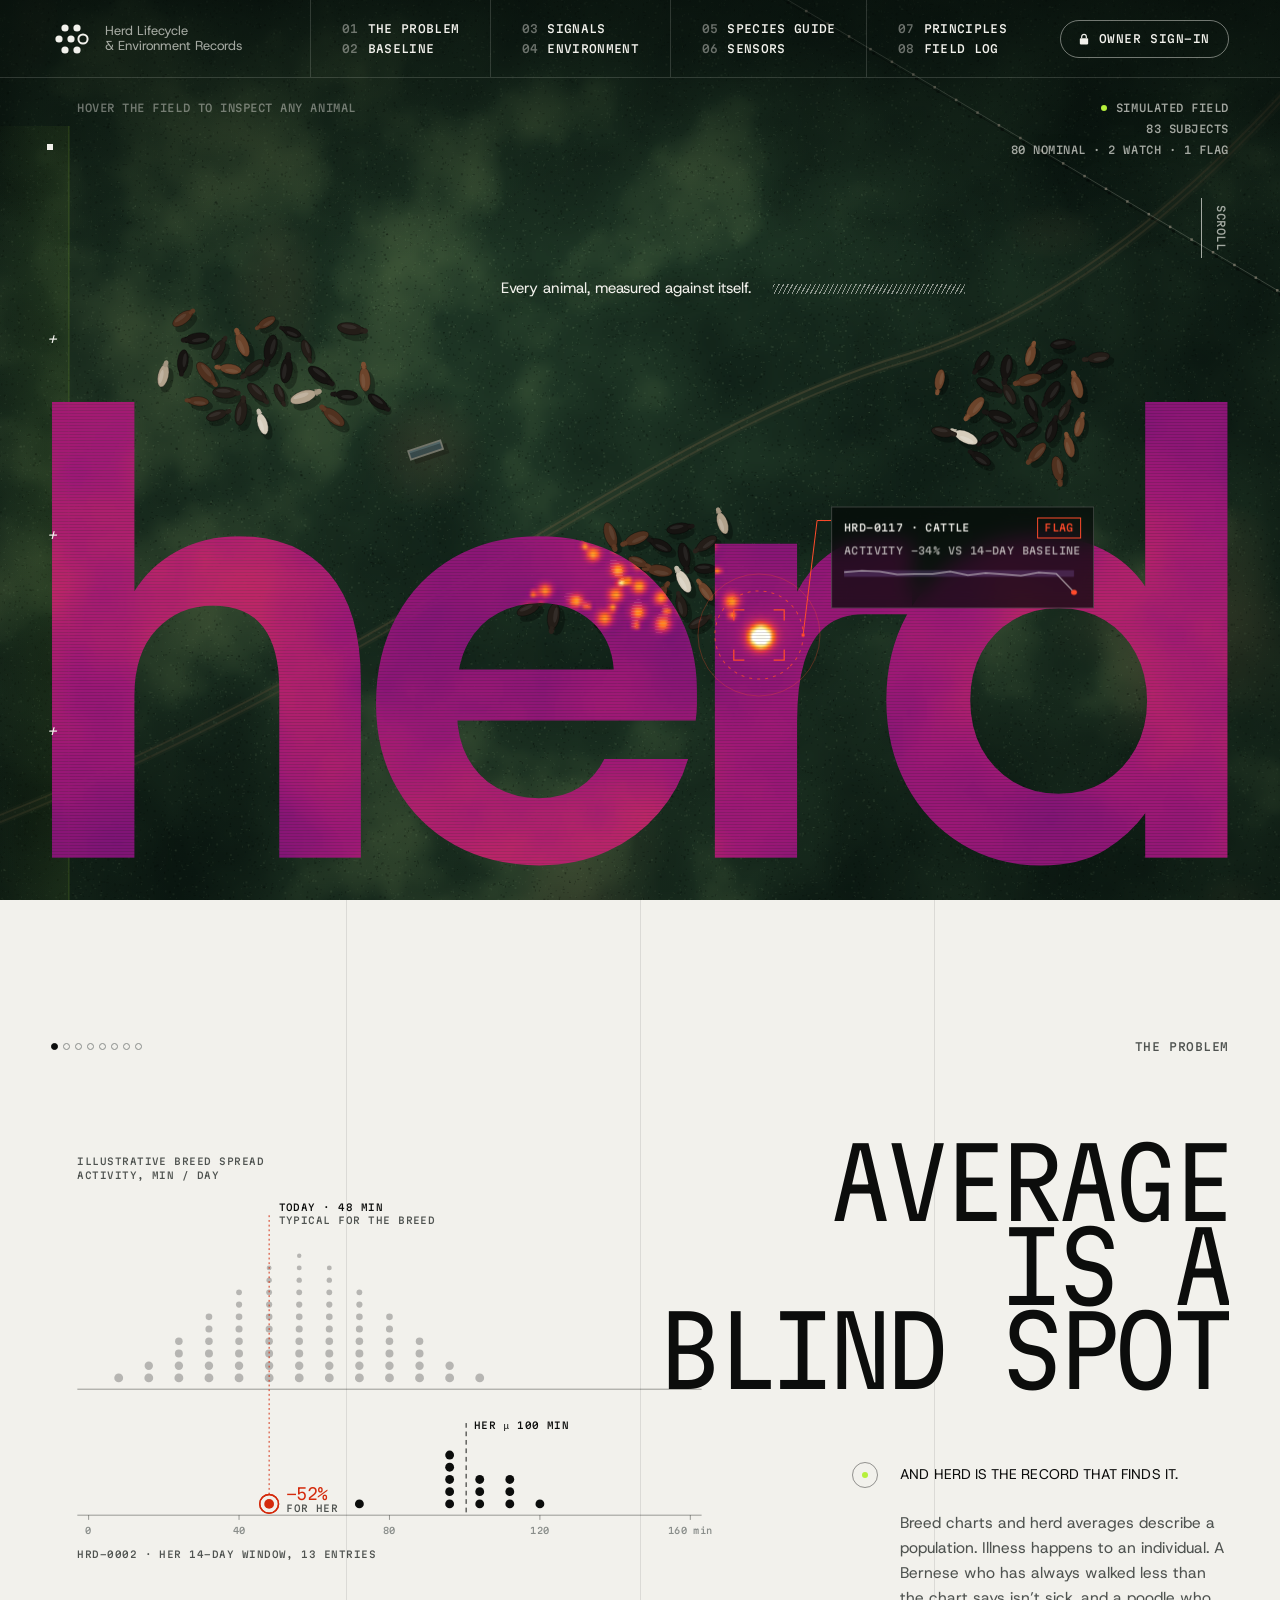
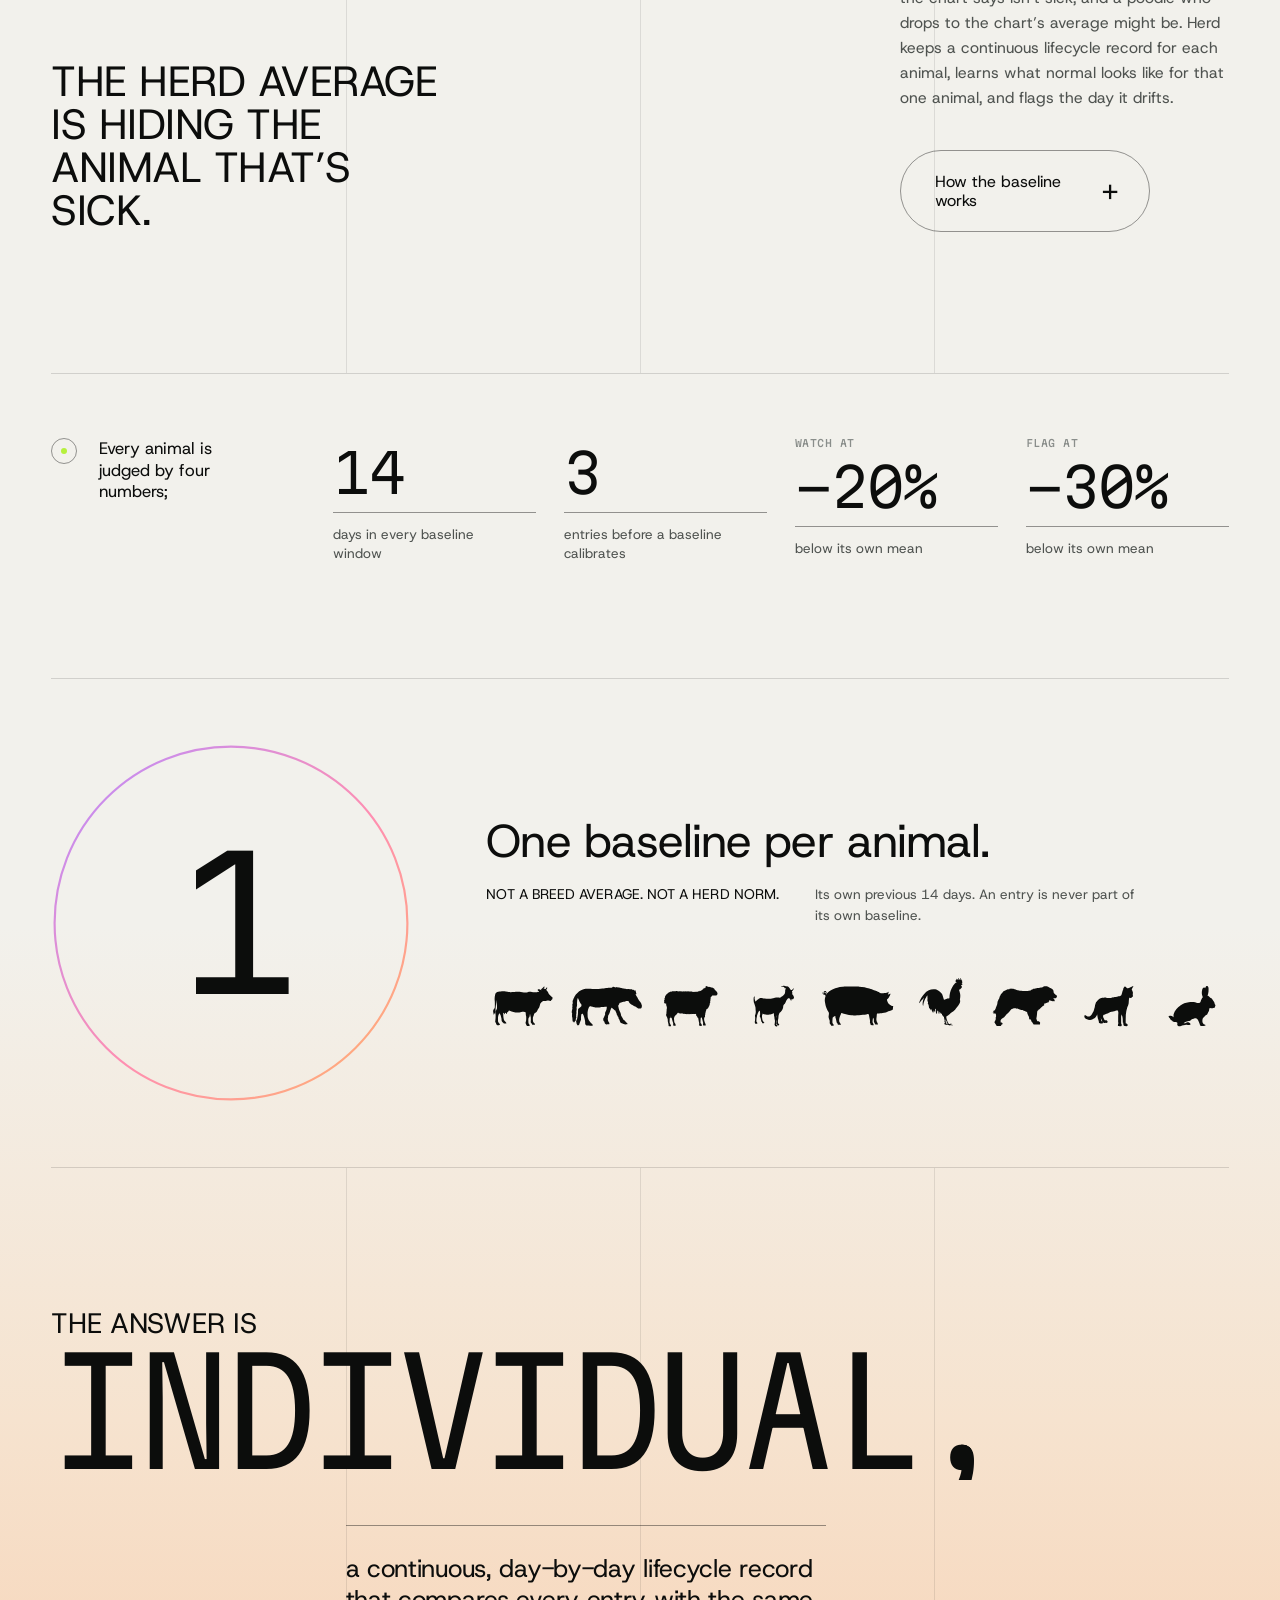
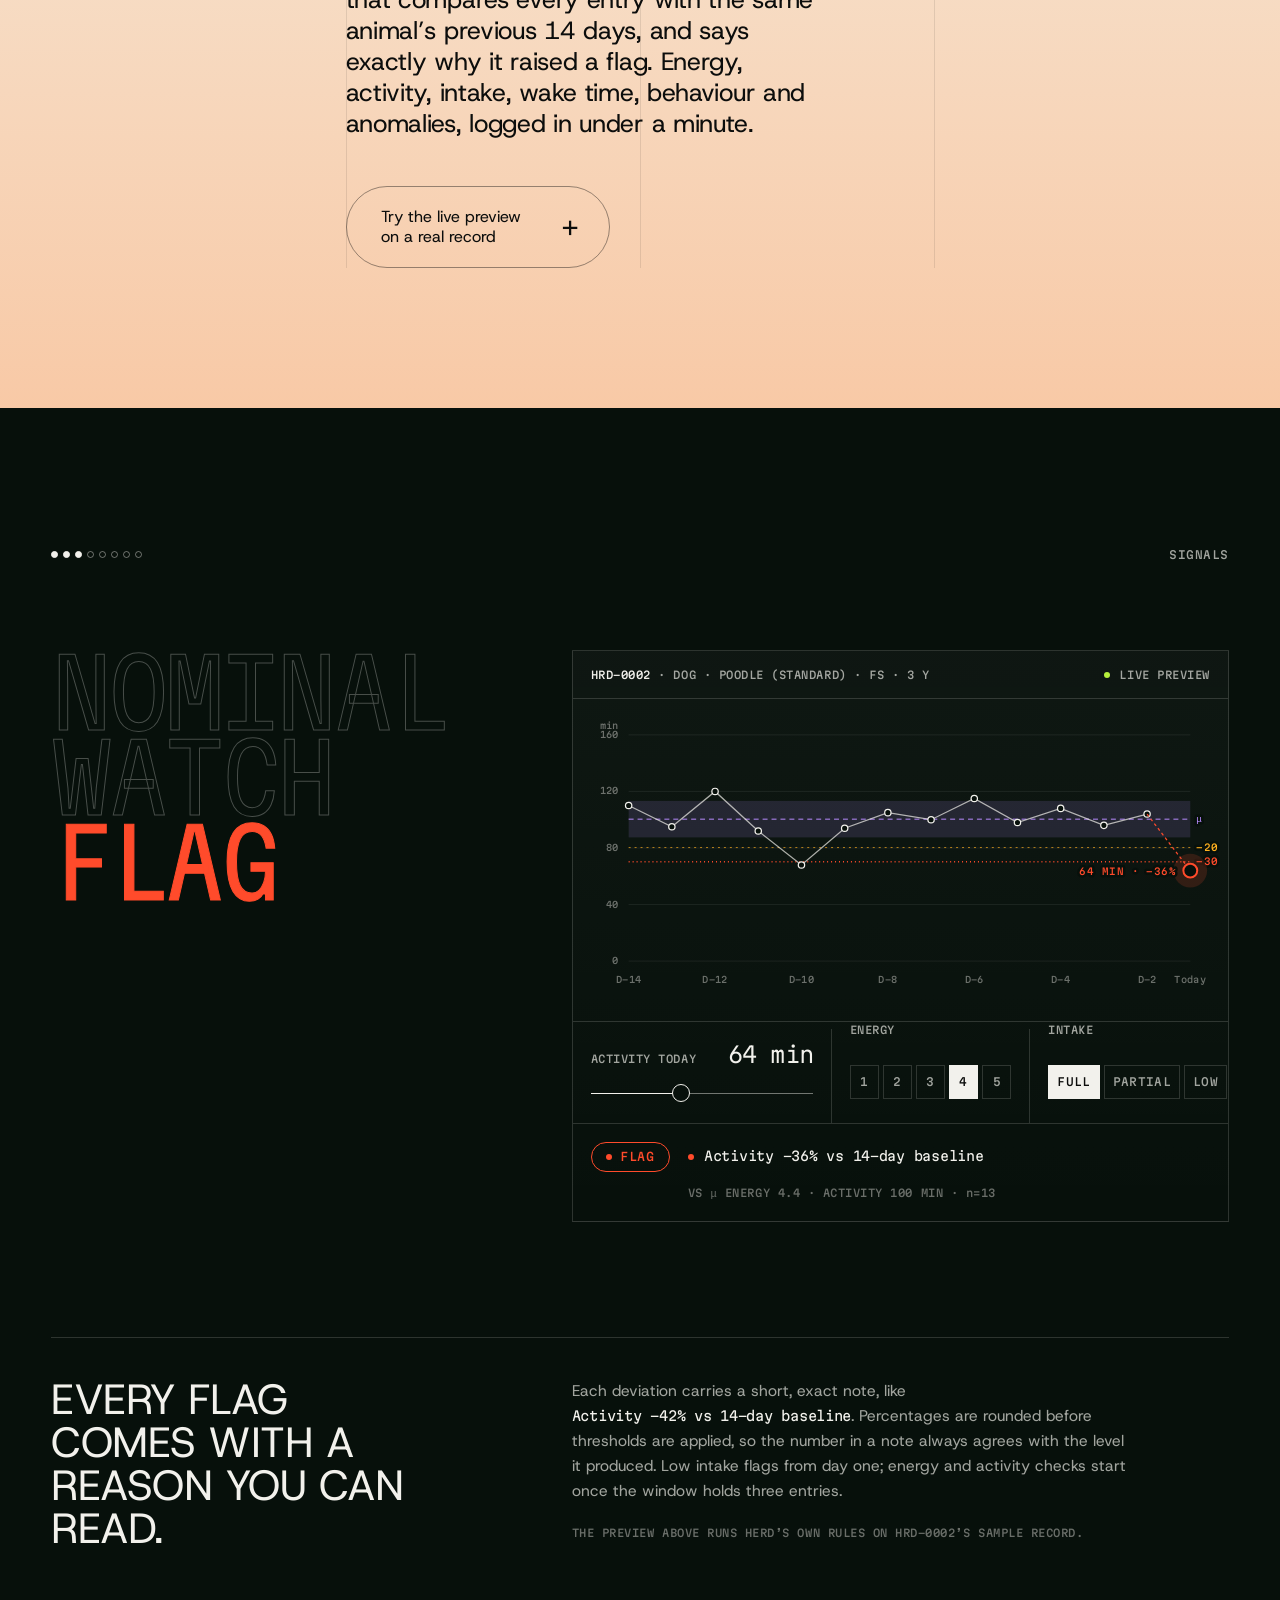
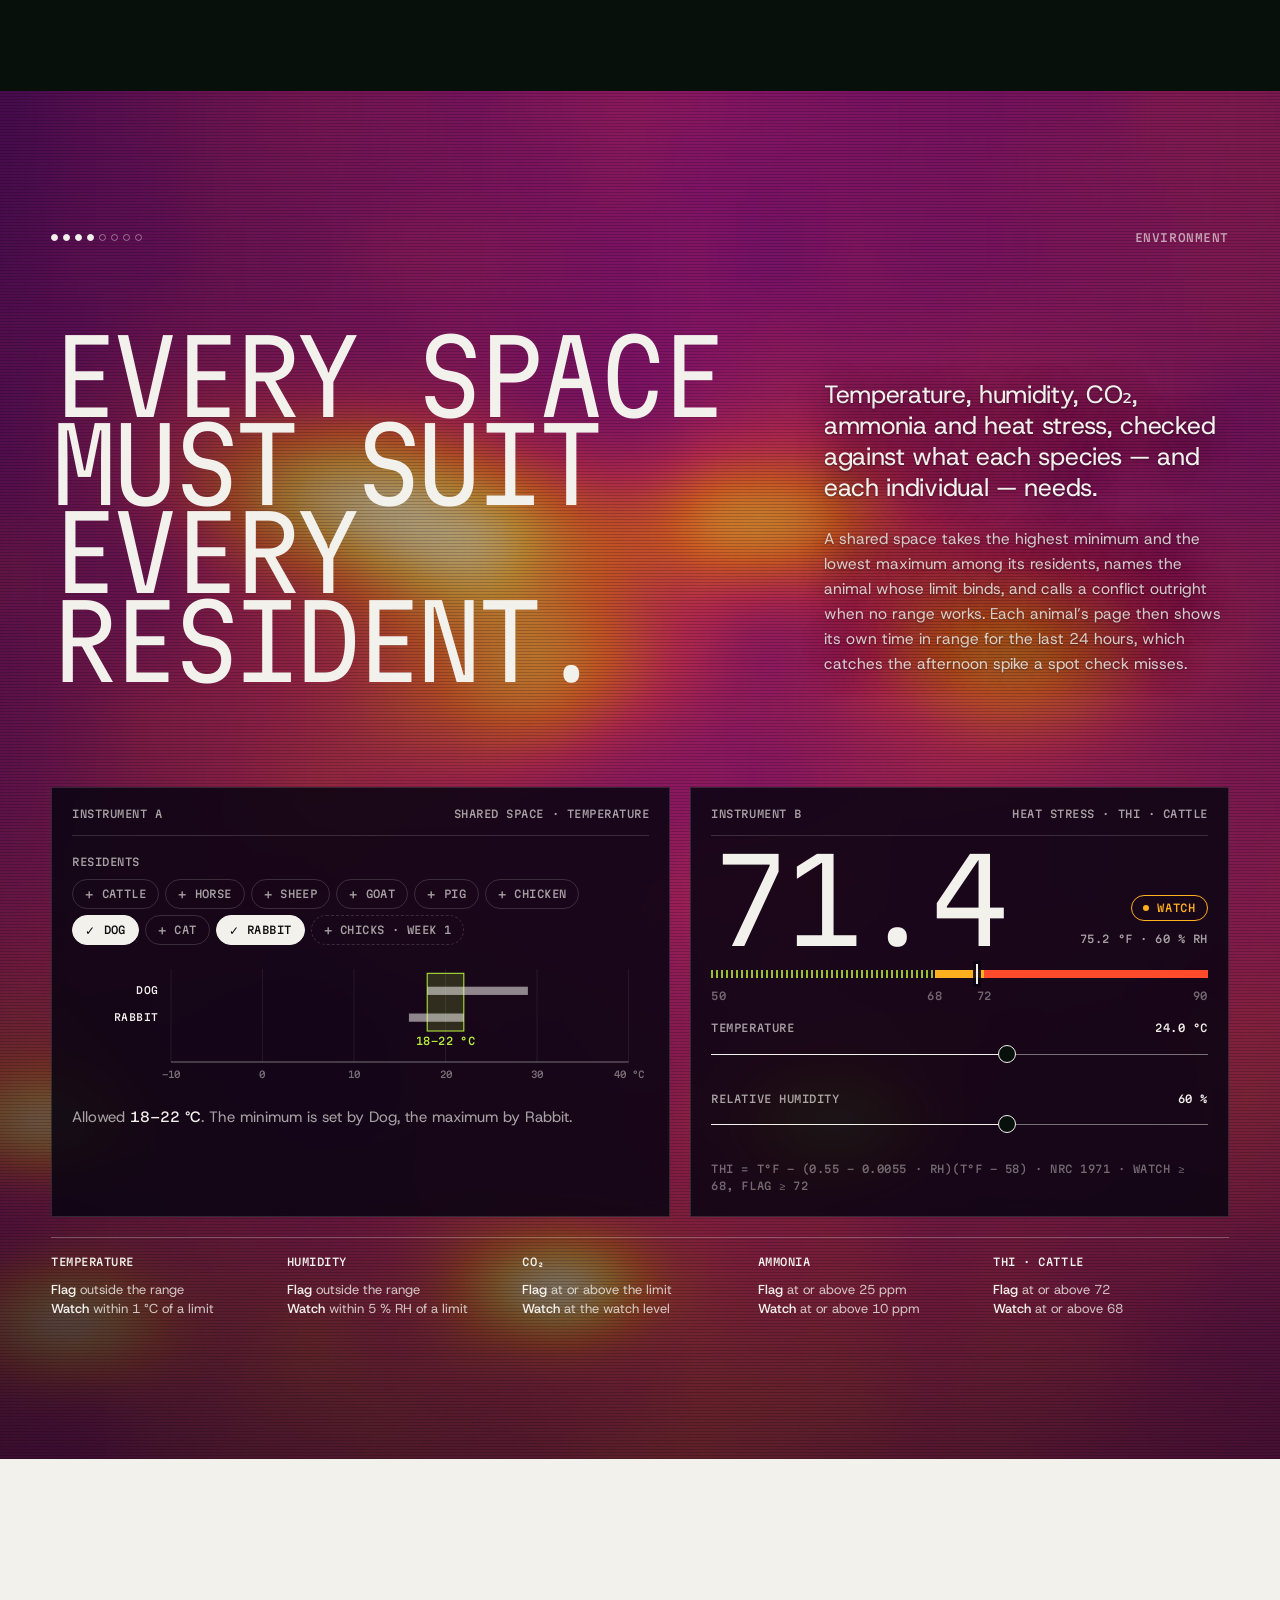
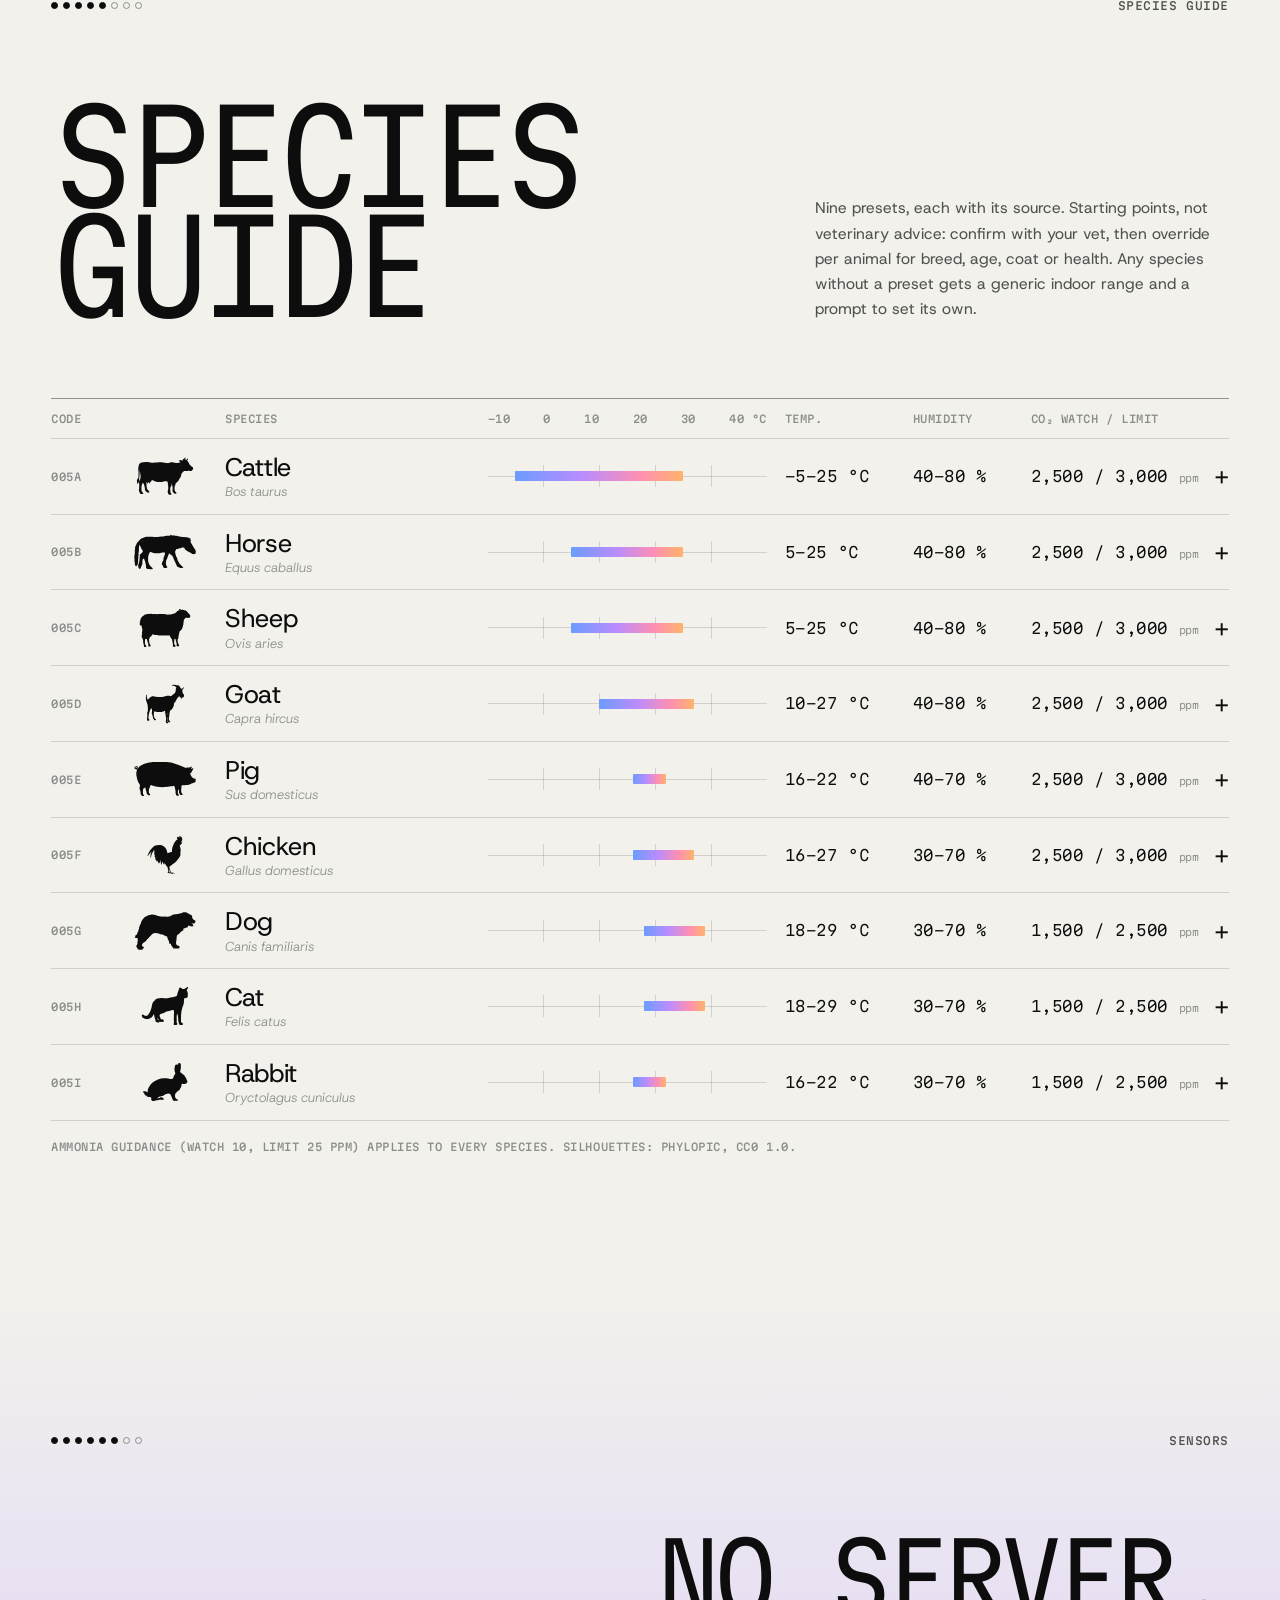
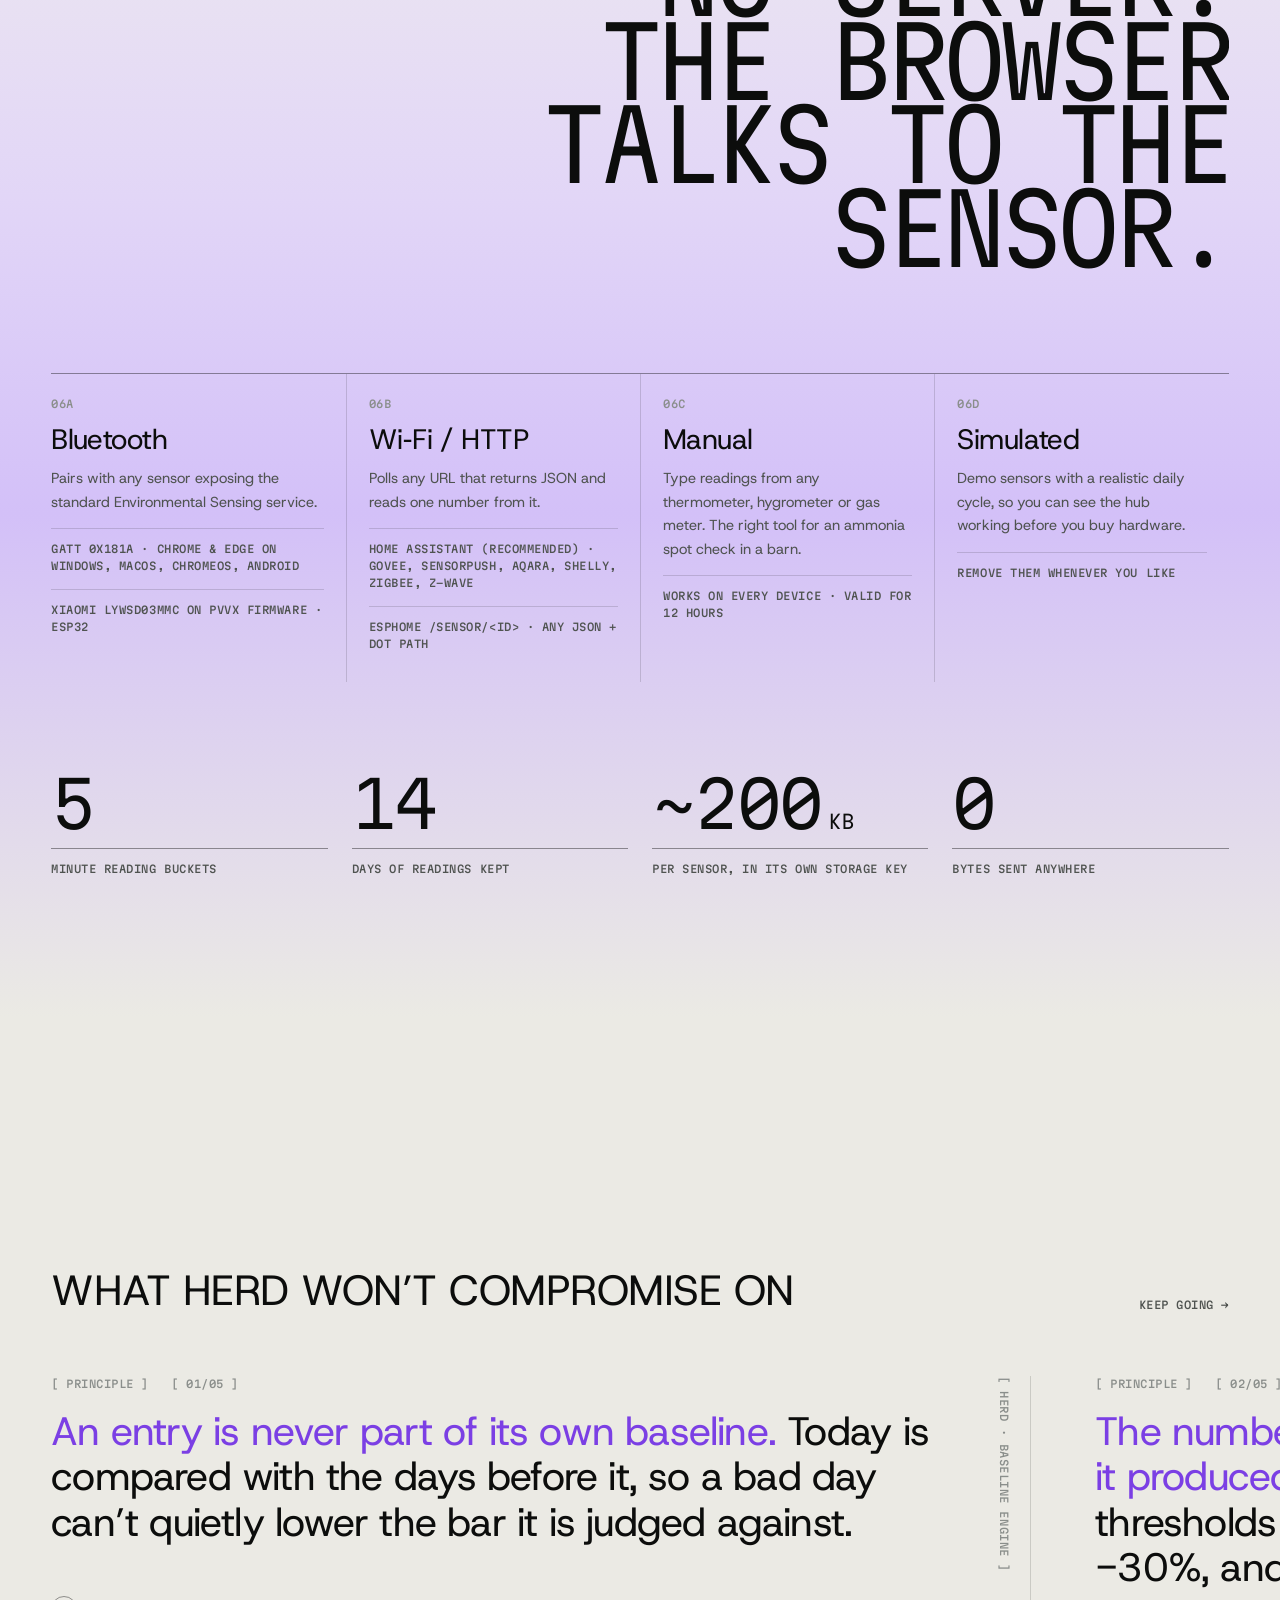
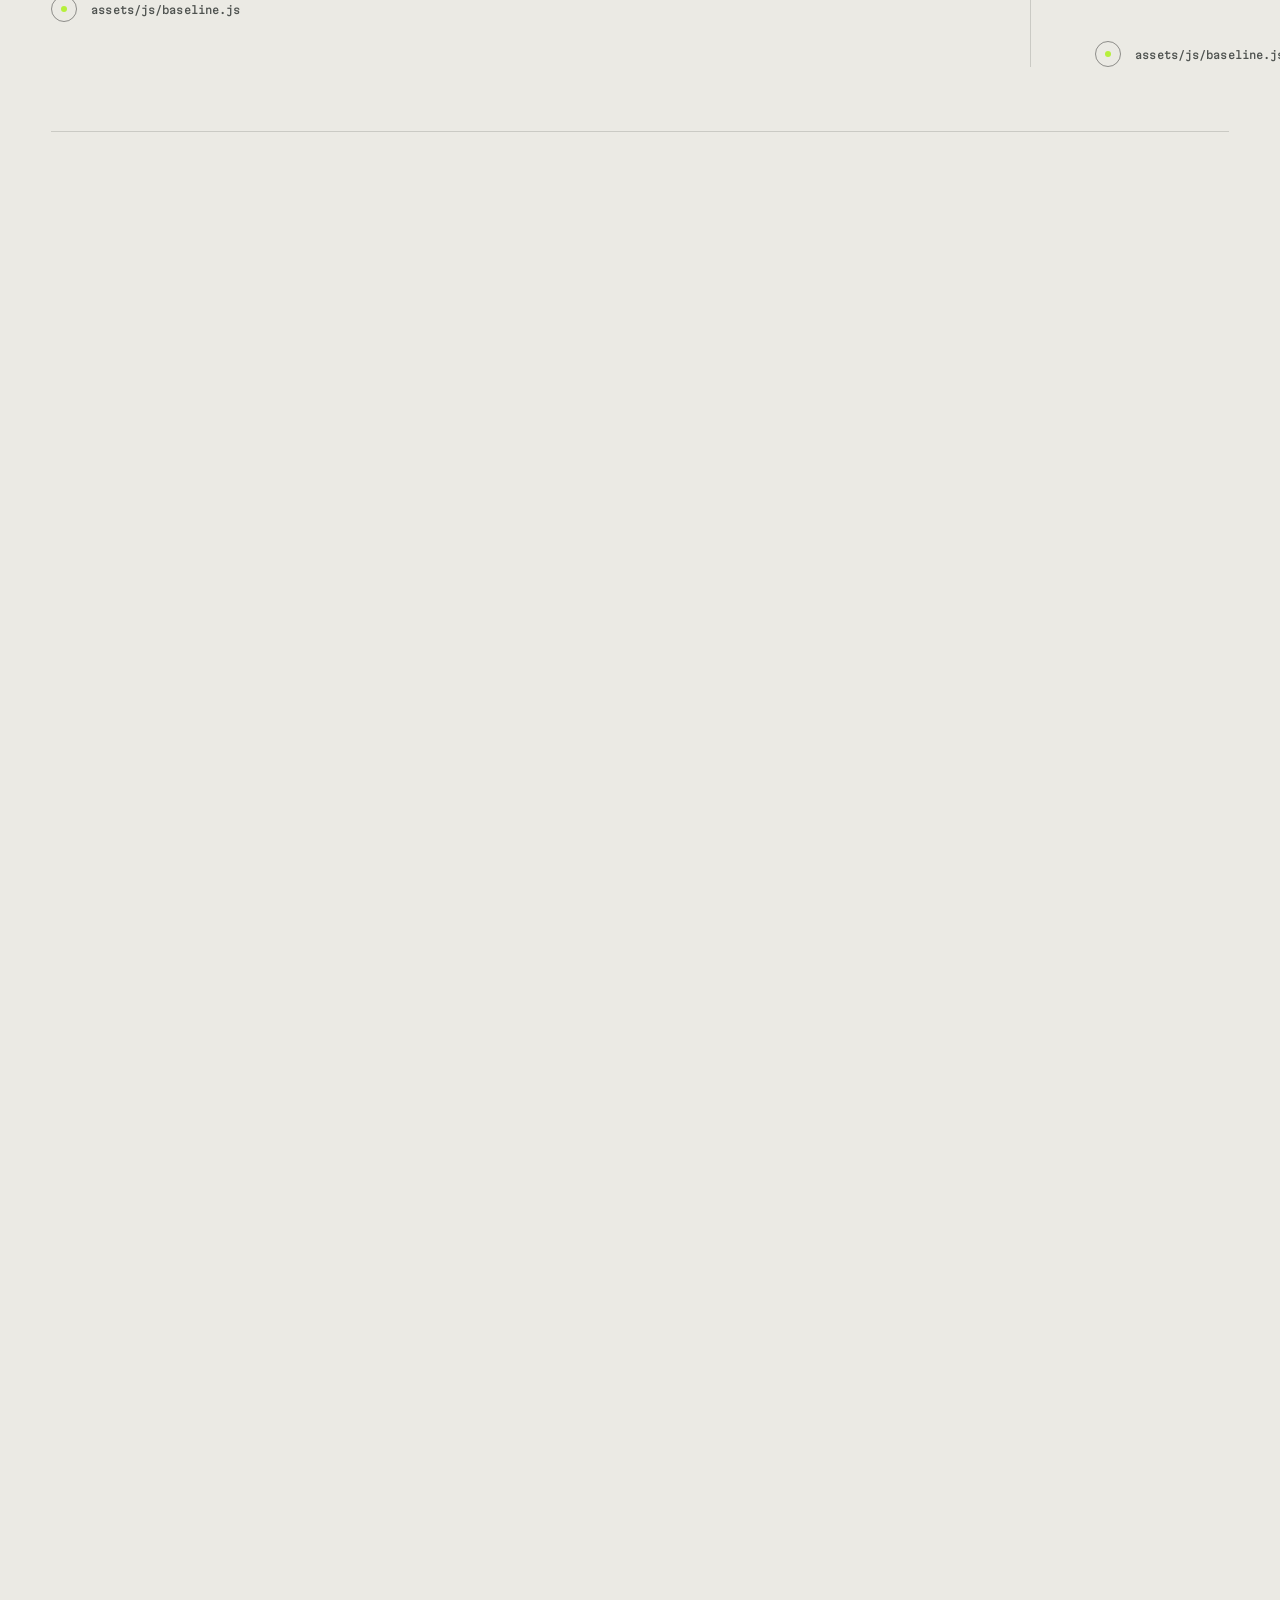
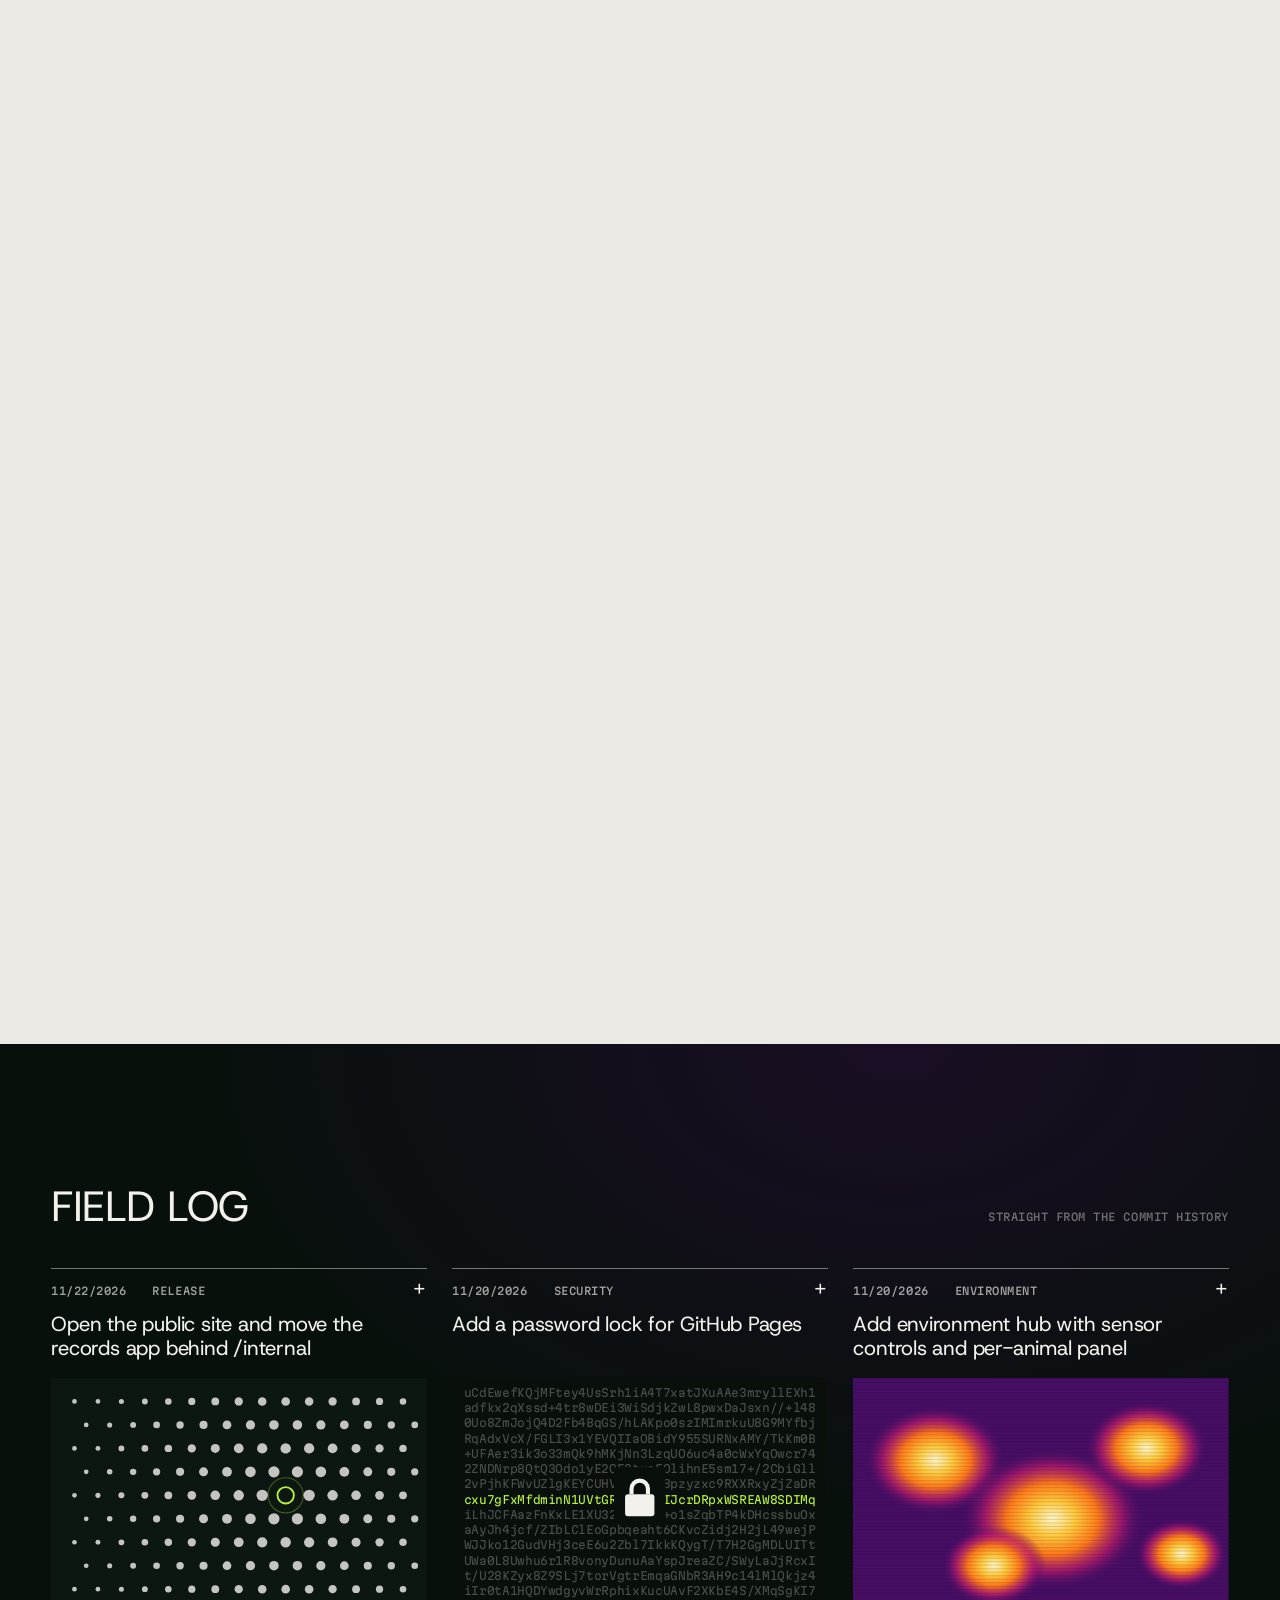
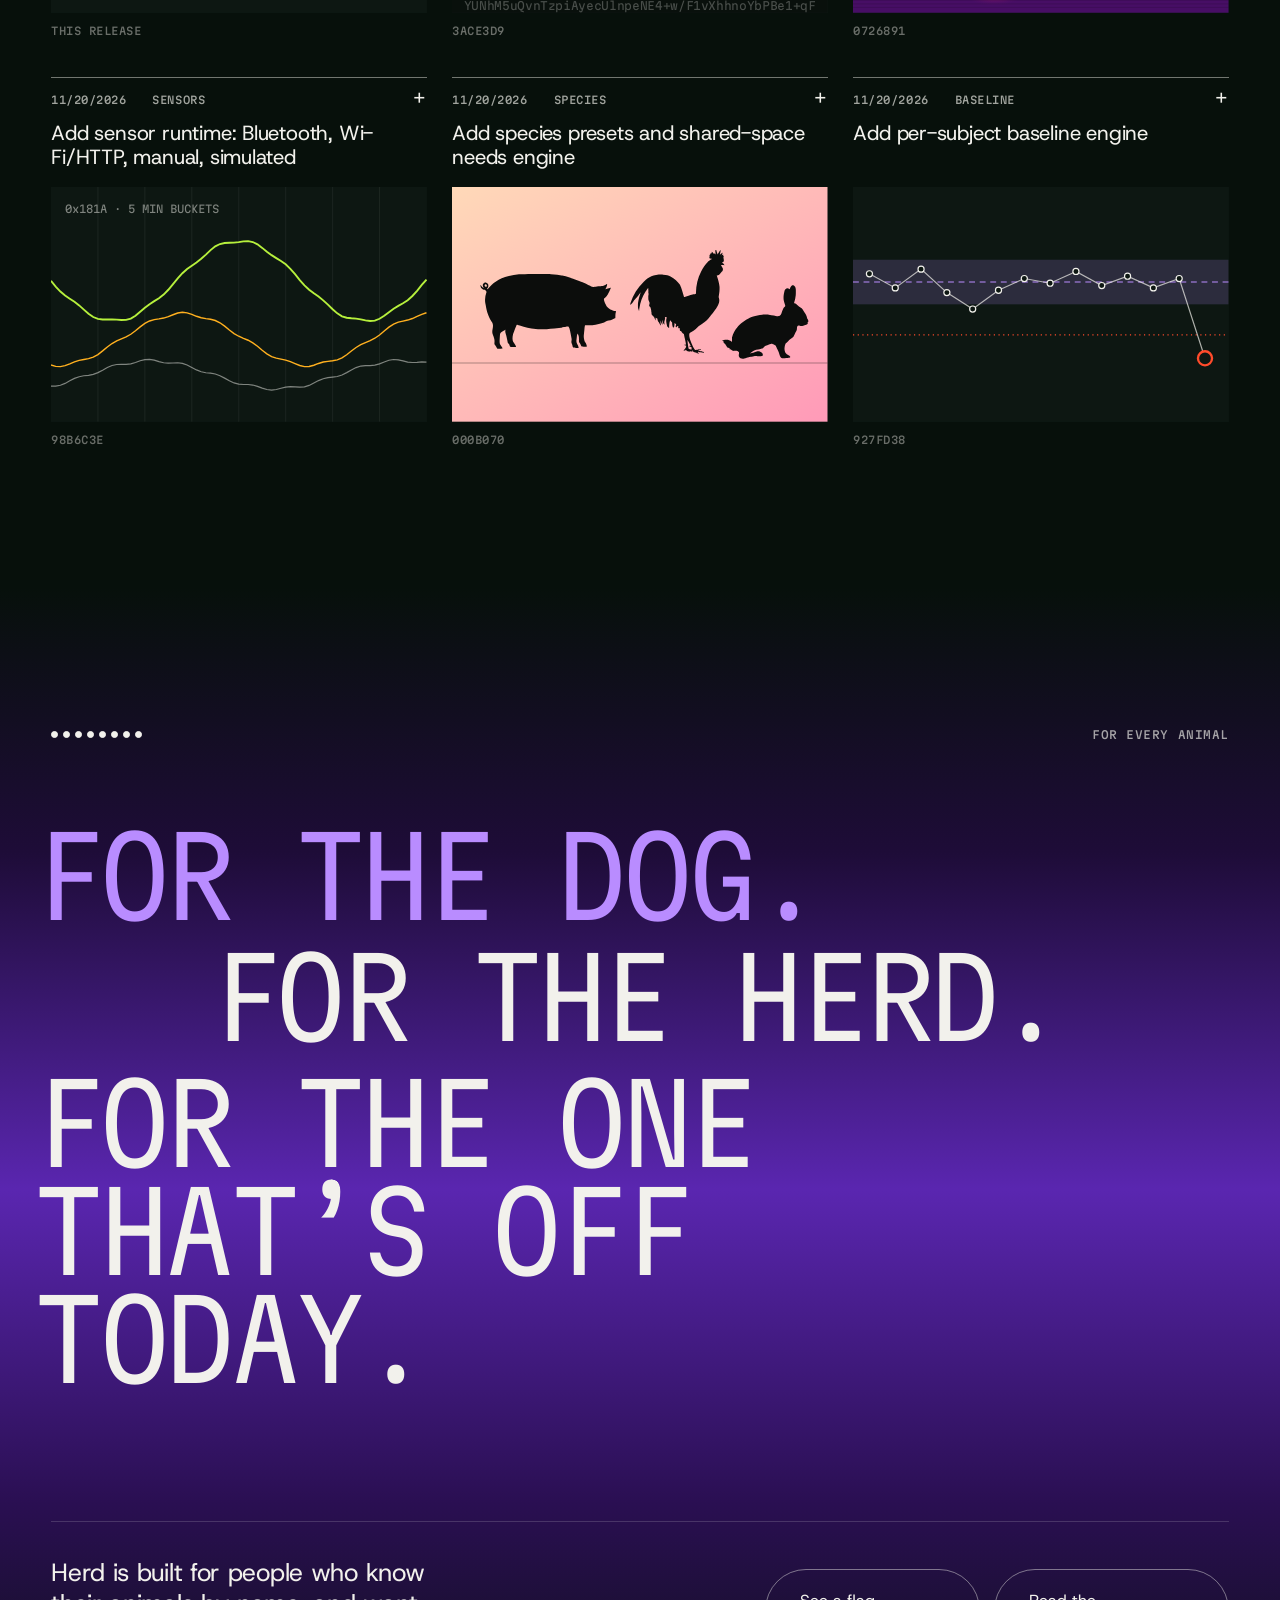
<file: docs/index.html>
<!doctype html>
<html lang="en">
<head>
<meta charset="utf-8">
<meta name="viewport" content="width=device-width, initial-scale=1, viewport-fit=cover">
<title>Herd — Every animal, measured against itself</title>
<meta name="description" content="Herd keeps a continuous lifecycle record for every animal and flags the day it drifts from its own baseline. Not a breed average. Not a herd norm.">
<meta name="theme-color" content="#07100B">
<meta property="og:type" content="website">
<meta property="og:title" content="Herd — Every animal, measured against itself">
<meta property="og:description" content="A continuous lifecycle record for every animal, judged against its own last 14 days, plus the environment it lives in.">
<meta property="og:image" content="https://bsalsa2.github.io/herd/assets/og.jpg">
<meta property="og:image:width" content="1200">
<meta property="og:image:height" content="630">
<meta name="twitter:card" content="summary_large_image">
<link rel="icon" href="assets/favicon.svg" type="image/svg+xml">
<link rel="preconnect" href="https://fonts.googleapis.com">
<link rel="preconnect" href="https://fonts.gstatic.com" crossorigin>
<link rel="stylesheet" href="https://fonts.googleapis.com/css2?family=Host+Grotesk:ital,wght@0,300..800;1,300..500&family=Martian+Mono:wdth,wght@75..112.5,200..600&display=swap">
<link rel="stylesheet" href="assets/site.css">
<script>document.documentElement.classList.add('js');</script>
</head>
<body>
<svg width="0" height="0" style="position:absolute" aria-hidden="true" focusable="false"><defs>
<symbol id="sp-cattle" viewBox="59 41 1385 947"><g transform="translate(0.000000,1022.000000) scale(0.100000,-0.100000)"><path d="M12274 9523 c-16 -48 -66 -148 -95 -189 -56 -81 -143 -158 -292 -257 -229 -152 -284 -232 -259 -378 6 -36 14 -73 18 -82 13 -34 -19 -16 -84 47 -201 192 -380 243 -585 166 -80 -30 -127 -78 -127 -131 0 -80 46 -137 205 -257 55 -41 110 -84 123 -95 l22 -21 -124 -37 c-153 -46 -190 -53 -386 -79 -575 -74 -745 -68 -1170 43 -330 86 -601 69 -925 -58 -163 -63 -227 -75 -403 -75 -166 1 -220 6 -772 84 -927 130 -980 131 -2105 45 -443 -34 -562 -40 -725 -36 -215 5 -226 7 -880 140 l-305 62 -240 0 c-268 -1 -410 -15 -840 -86 -477 -79 -675 -156 -845 -332 -61 -64 -115 -181 -155 -343 -124 -499 -159 -886 -116 -1259 11 -99 25 -256 31 -350 11 -198 12 -819 1 -1115 -11 -278 -26 -317 -186 -491 -114 -124 -166 -241 -185 -413 -13 -115 -3 -220 41 -440 16 -83 34 -199 40 -258 5 -59 14 -119 19 -134 l11 -27 45 44 c55 54 81 94 110 173 l23 61 0 -47 c1 -27 5 -48 10 -48 4 0 16 21 26 48 10 26 44 99 76 162 122 242 160 454 128 711 -9 76 -7 115 20 330 85 690 91 759 101 1342 5 286 11 521 14 524 6 6 12 -29 31 -187 9 -69 42 -291 75 -495 97 -608 94 -578 95 -895 0 -327 0 -326 -91 -535 -156 -358 -234 -548 -258 -623 -34 -107 -34 -205 -2 -372 40 -202 47 -330 36 -665 -7 -221 -20 -403 -50 -690 -22 -214 -40 -412 -40 -438 0 -58 16 -91 83 -171 66 -80 83 -120 101 -243 24 -160 74 -243 183 -300 102 -55 163 -68 308 -67 159 1 218 16 223 57 3 26 4 26 28 11 44 -30 134 6 134 53 0 68 -87 213 -215 358 -174 198 -202 264 -216 510 -15 289 -13 767 5 887 40 277 134 532 275 746 33 50 65 92 70 92 12 0 146 -263 200 -393 74 -179 128 -374 200 -719 34 -166 39 -203 50 -438 13 -243 18 -257 175 -419 67 -69 149 -163 184 -208 34 -45 75 -91 90 -102 46 -32 153 -43 388 -39 257 4 256 3 229 94 -41 143 -134 265 -308 404 -76 61 -144 145 -188 232 -85 168 -171 645 -189 1047 -10 221 -14 631 -6 631 11 0 152 -54 160 -61 4 -4 10 -55 11 -113 2 -61 9 -117 17 -133 11 -24 20 -28 64 -31 37 -2 54 1 64 13 8 9 18 66 25 130 10 97 15 119 35 140 32 34 83 42 141 22 26 -10 53 -17 61 -17 27 0 49 -37 72 -126 14 -51 31 -93 42 -101 26 -19 78 -16 104 5 21 17 23 25 20 113 -4 143 -3 152 22 172 13 10 64 44 113 76 155 101 242 207 291 355 15 45 28 82 29 84 2 2 76 -30 166 -71 309 -141 568 -235 844 -307 322 -84 548 -113 885 -113 354 -1 551 26 907 127 105 30 226 62 267 70 94 20 254 20 343 1 142 -30 292 -97 311 -140 33 -71 62 -297 62 -479 0 -116 4 -144 34 -260 53 -201 61 -276 60 -606 -1 -389 -17 -520 -93 -765 -85 -269 -86 -292 -22 -370 43 -53 75 -142 89 -251 12 -86 48 -163 105 -222 106 -110 247 -142 473 -108 89 13 134 28 134 45 0 5 17 8 38 8 45 -1 92 27 92 56 0 23 -113 220 -162 284 -18 23 -52 64 -75 93 -24 29 -49 74 -58 103 -21 69 -49 490 -48 712 0 138 6 208 22 300 31 173 44 207 110 278 121 130 146 208 207 642 32 228 39 253 49 170 18 -157 51 -338 95 -525 27 -113 55 -239 61 -280 17 -100 16 -627 0 -830 -24 -280 -21 -292 96 -408 57 -57 94 -105 137 -182 104 -184 132 -203 316 -208 128 -4 344 18 383 40 16 8 19 17 14 57 -3 25 -15 73 -28 106 -22 60 -47 88 -210 240 -109 102 -172 215 -203 367 -32 156 -46 587 -25 794 13 132 21 156 92 281 59 105 89 190 162 464 26 96 54 182 63 191 8 10 49 36 91 59 126 68 211 129 304 218 142 137 201 226 312 471 77 171 126 252 263 435 58 77 120 172 137 210 48 102 101 275 151 487 66 283 86 325 239 514 248 307 404 417 590 417 39 0 156 -1 260 -2 199 -2 233 2 480 54 186 39 286 35 520 -20 166 -38 250 -43 310 -16 64 28 77 41 137 129 27 40 68 85 90 100 61 41 128 103 144 134 22 42 44 162 51 270 5 78 3 106 -11 142 -21 56 -85 115 -168 157 -145 73 -206 126 -480 421 -189 203 -221 253 -290 448 -62 176 -132 278 -351 510 -81 85 -146 158 -144 161 1 3 29 29 62 56 72 59 126 135 157 218 29 78 31 249 5 308 -10 20 -19 37 -22 37 -3 0 -27 -44 -54 -97 -82 -165 -151 -242 -268 -302 -52 -26 -59 -26 -136 0 -83 28 -183 28 -262 0 -94 -34 -104 -36 -70 -10 64 48 143 137 167 189 57 122 60 248 8 359 -31 65 -37 71 -46 44z"/></g></symbol>
<symbol id="sp-horse" viewBox="-31 -31 1597 925"><g transform="translate(0.000000,863.000000) scale(0.100000,-0.100000)"><path d="M9042 8617 c-6 -7 -20 -38 -32 -70 -12 -31 -25 -57 -29 -57 -4 0 -36 -25 -72 -56 -96 -83 -109 -89 -209 -84 -47 3 -191 4 -320 4 -280 -1 -428 -16 -855 -85 -170 -27 -381 -59 -470 -69 -88 -11 -243 -31 -345 -45 -250 -33 -583 -62 -885 -76 -404 -19 -1601 0 -2008 31 -227 18 -576 17 -692 -2 -55 -9 -174 -28 -265 -42 -91 -14 -208 -33 -260 -41 -176 -29 -449 -134 -680 -263 -229 -128 -315 -197 -683 -550 -248 -236 -387 -384 -416 -439 -6 -12 -11 -33 -11 -46 0 -15 -32 -68 -79 -133 -91 -124 -156 -241 -167 -299 -6 -37 -55 -138 -184 -385 -27 -52 -50 -108 -50 -125 0 -16 -25 -84 -56 -150 -79 -171 -114 -261 -114 -296 0 -25 5 -30 29 -35 l29 -6 -24 -71 c-13 -39 -24 -80 -24 -92 0 -43 47 -60 81 -29 15 13 14 5 -7 -63 -13 -43 -29 -105 -35 -138 -6 -33 -32 -112 -59 -175 -26 -63 -53 -134 -60 -157 -24 -79 11 -128 70 -98 16 9 30 11 30 5 0 -5 -18 -101 -39 -212 -22 -112 -43 -233 -47 -269 -6 -64 -6 -67 20 -84 35 -23 34 -39 -13 -253 -89 -399 -117 -590 -108 -730 5 -92 22 -122 65 -122 20 0 23 -4 19 -22 -19 -76 -28 -278 -25 -571 l3 -327 26 -23 c15 -12 29 -30 33 -40 3 -11 13 -147 21 -303 20 -384 42 -547 76 -565 27 -14 57 5 67 44 8 30 11 24 49 -93 43 -132 59 -154 94 -132 18 12 23 12 30 0 5 -7 9 -16 9 -20 0 -4 9 -12 20 -18 35 -19 58 -3 74 50 20 68 34 90 55 90 19 0 51 30 51 48 0 6 9 16 20 22 20 11 40 66 40 114 l0 29 21 -27 c24 -30 60 -34 85 -9 15 15 16 34 11 165 l-6 148 24 0 c15 0 31 10 41 25 14 22 15 44 9 165 l-7 141 26 -7 c36 -9 66 19 66 61 0 17 -14 114 -30 216 -20 121 -27 185 -20 187 24 8 38 57 30 102 -5 26 -4 54 2 69 6 18 6 51 -2 101 -7 41 -10 107 -8 145 3 61 6 71 26 80 38 17 46 63 32 204 -6 69 -13 199 -13 289 -2 160 -2 163 21 181 19 13 25 32 32 87 14 106 11 422 -5 584 -20 199 -20 190 14 190 50 0 56 19 56 175 0 126 2 145 19 164 17 18 18 31 12 108 -16 214 -18 377 -8 494 7 68 16 203 22 299 11 186 47 405 81 505 30 84 78 177 89 170 4 -3 18 -36 31 -73 31 -96 121 -295 284 -627 158 -325 189 -379 345 -601 l110 -156 0 -145 0 -145 -37 -72 c-64 -121 -190 -237 -421 -386 -107 -68 -205 -137 -218 -153 -55 -65 -56 -73 -65 -372 -25 -839 -24 -825 -80 -1151 -71 -421 -128 -691 -181 -854 -25 -79 -71 -171 -93 -190 -31 -26 -63 -95 -70 -151 -6 -47 -3 -65 20 -119 22 -52 29 -89 36 -190 9 -137 24 -199 75 -305 39 -82 161 -271 193 -300 36 -32 123 -27 186 10 123 71 180 168 237 398 23 94 45 151 107 275 79 158 187 430 211 531 9 38 11 90 6 170 -6 114 14 532 33 696 5 44 13 127 17 185 4 67 12 113 22 128 15 23 251 217 256 210 1 -2 46 -83 100 -180 140 -253 193 -398 309 -838 152 -574 177 -727 177 -1096 l0 -231 57 -59 c32 -32 81 -88 108 -124 39 -51 64 -72 114 -98 61 -30 65 -31 83 -15 17 15 23 15 71 2 36 -10 94 -13 187 -11 124 2 138 0 185 -22 38 -18 82 -27 180 -36 278 -27 573 12 650 85 19 18 35 42 35 54 0 61 -98 189 -266 347 -98 92 -186 190 -313 347 -97 120 -186 233 -199 250 -71 98 -199 371 -268 571 -80 235 -83 260 -95 794 l-9 473 40 237 c68 402 150 665 300 961 67 133 154 188 280 178 87 -8 311 -72 523 -152 227 -84 312 -108 503 -141 148 -26 178 -28 444 -28 279 0 290 0 535 37 138 21 327 53 420 72 325 64 867 115 1079 100 l106 -7 0 -26 c0 -15 -9 -67 -19 -117 -10 -49 -22 -133 -26 -185 -18 -263 -62 -408 -220 -730 -114 -231 -115 -236 -109 -288 5 -39 0 -75 -17 -142 l-23 -89 23 -32 c18 -24 22 -40 18 -70 -12 -93 -72 -236 -237 -569 l-177 -357 -8 -104 c-7 -116 5 -235 36 -334 23 -76 50 -112 91 -123 34 -8 36 -12 69 -85 14 -31 29 -49 45 -53 25 -7 30 -21 39 -129 10 -117 24 -163 55 -185 15 -11 42 -44 58 -73 17 -30 53 -78 80 -107 52 -57 38 -52 217 -90 63 -14 187 -5 370 25 189 32 243 51 273 95 20 30 23 43 17 85 -8 69 -66 189 -151 316 -71 105 -127 231 -160 359 -7 30 -21 135 -30 233 -17 177 -17 180 3 245 32 102 32 106 43 328 l9 207 100 196 c187 368 236 483 305 718 75 251 112 360 166 482 55 126 155 322 177 350 l20 24 38 -23 c50 -31 142 -107 232 -192 46 -42 101 -82 150 -107 88 -44 126 -80 172 -164 37 -65 60 -81 101 -72 24 5 34 1 56 -22 57 -61 148 -242 295 -586 54 -126 59 -145 58 -204 -2 -64 -1 -66 34 -97 44 -39 61 -73 127 -261 77 -221 108 -275 155 -275 14 0 31 -9 39 -23 19 -28 71 -231 81 -312 8 -66 28 -115 49 -115 21 0 45 -33 65 -92 10 -31 30 -73 44 -94 14 -22 51 -120 82 -219 70 -222 136 -362 205 -438 56 -62 79 -74 110 -57 17 9 27 6 60 -21 31 -25 45 -30 69 -26 20 4 33 2 38 -7 15 -25 81 -57 125 -60 34 -2 57 -13 110 -53 69 -53 179 -101 283 -124 37 -8 127 -14 235 -14 159 0 185 3 289 28 62 16 124 32 137 37 31 12 64 46 64 65 0 9 -86 105 -191 213 -105 108 -202 213 -214 232 -45 70 -317 318 -422 383 -47 30 -67 61 -221 354 -117 221 -253 457 -323 559 -27 39 -49 82 -49 96 0 38 -38 252 -61 343 -29 112 -120 339 -189 472 -82 156 -131 274 -185 448 -65 210 -118 420 -164 652 -22 109 -43 206 -47 216 -5 14 4 30 34 60 97 102 203 296 249 459 17 62 33 100 42 103 9 2 82 18 164 35 84 18 221 56 320 91 209 73 247 83 407 107 100 16 160 33 302 86 234 87 270 96 404 96 116 0 324 -30 373 -53 20 -10 31 -29 52 -92 58 -178 132 -301 248 -415 99 -98 182 -153 431 -290 208 -115 348 -198 430 -256 71 -50 140 -81 287 -130 75 -24 156 -57 181 -71 25 -15 93 -72 151 -127 129 -121 194 -164 302 -201 67 -22 108 -29 201 -33 112 -4 119 -3 161 21 41 24 47 25 108 15 144 -25 216 16 268 151 62 162 75 232 76 406 0 136 -3 164 -17 185 -10 14 -34 75 -54 135 -84 250 -152 369 -362 632 -172 216 -178 224 -305 468 -209 402 -238 453 -511 880 l-153 240 68 3 c55 2 72 7 93 27 28 26 33 54 15 84 -10 15 -8 22 10 40 38 38 24 99 -27 120 -26 11 -29 18 -30 54 0 23 -3 77 -7 120 -8 81 -24 107 -67 107 -10 0 -18 2 -18 4 0 3 14 40 32 83 35 87 49 180 28 193 -13 8 -117 -17 -184 -45 -21 -9 -39 -15 -41 -13 -1 2 -8 14 -14 26 -7 13 -29 31 -49 39 -20 8 -60 31 -88 49 -29 19 -74 42 -100 50 -27 9 -62 30 -78 46 l-29 30 -125 -3 -125 -4 -1 29 c-3 46 -30 59 -116 52 -41 -3 -90 -8 -107 -12 -29 -6 -34 -3 -42 20 -15 39 -49 41 -166 12 -129 -32 -143 -32 -156 -2 -19 41 -45 45 -159 26 -198 -33 -200 -33 -200 -6 0 12 -9 31 -20 41 -26 23 -101 16 -220 -20 -126 -39 -128 -39 -155 -21 -17 11 -25 26 -25 46 0 43 -29 56 -97 40 -42 -9 -61 -9 -83 0 -24 10 -38 9 -76 -4 -61 -21 -74 -20 -74 2 0 11 -9 27 -20 37 -19 17 -26 18 -67 7 -32 -9 -49 -10 -57 -2 -5 5 -33 10 -62 10 -35 0 -56 5 -65 16 -10 12 -25 15 -62 11 -37 -3 -53 0 -72 14 -14 12 -39 19 -64 19 -23 0 -53 7 -66 16 -17 11 -36 14 -57 10 -22 -4 -37 -1 -50 11 -11 10 -32 16 -49 15 -17 -1 -41 6 -59 20 -29 21 -31 21 -67 4 -34 -16 -37 -16 -46 -1 -5 9 -24 23 -43 31 -19 8 -34 18 -34 23 0 16 -36 22 -65 11 -20 -7 -31 -8 -39 0 -16 16 -51 12 -79 -10 l-26 -21 -21 21 c-11 11 -24 20 -29 20 -8 0 -37 -20 -101 -68 l-31 -24 22 46 c19 38 21 49 11 72 -16 34 -43 28 -123 -27 l-58 -39 15 36 c15 37 13 64 -5 64 -6 0 -26 -13 -44 -30 -19 -16 -37 -30 -40 -30 -2 0 -2 20 1 45 3 35 0 50 -13 65 -33 37 -75 25 -153 -42 -38 -32 -86 -37 -134 -12 -42 22 -70 11 -102 -36 -35 -52 -56 -53 -56 -1 0 67 -50 93 -96 50 l-22 -21 -7 30 c-9 44 -28 56 -79 49 -32 -5 -47 -2 -56 8 -21 25 -51 17 -92 -25 l-38 -41 0 79 c0 47 -5 83 -12 90 -16 16 -53 15 -66 -1z"/></g></symbol>
<symbol id="sp-sheep" viewBox="14 31 1518 1155"><g transform="translate(0.000000,1215.000000) scale(0.100000,-0.100000)"><path d="M11823 11535 c-50 -36 -36 -147 37 -281 l38 -71 -97 -5 c-98 -5 -171 -27 -215 -66 -26 -23 -66 -111 -66 -144 0 -34 -8 -34 -55 -7 -46 27 -105 21 -177 -18 -79 -43 -117 -100 -142 -215 -5 -22 -16 -31 -59 -45 -38 -13 -69 -35 -115 -81 -50 -50 -74 -66 -121 -81 -75 -23 -113 -50 -153 -109 -39 -58 -56 -71 -88 -72 -14 0 -48 -11 -76 -24 -46 -21 -60 -35 -113 -105 l-17 -24 -66 27 c-147 58 -269 14 -333 -121 -9 -18 -20 -33 -26 -33 -5 0 -33 12 -62 26 -38 20 -67 27 -112 27 -70 0 -112 -17 -170 -74 -22 -21 -71 -52 -108 -69 l-69 -31 -59 21 c-70 24 -116 25 -183 5 -43 -13 -54 -13 -104 1 -67 20 -130 15 -205 -16 l-56 -23 -76 22 c-104 31 -171 18 -257 -51 -30 -24 -41 -21 -107 27 -54 39 -102 48 -183 34 -65 -12 -70 -11 -96 9 -58 46 -103 64 -181 68 -42 3 -111 15 -154 27 -69 18 -83 19 -130 8 -104 -24 -107 -24 -154 -1 -57 29 -130 30 -200 5 -51 -18 -52 -18 -108 3 -75 29 -137 28 -203 -3 -30 -14 -62 -25 -72 -25 -10 0 -42 11 -72 25 -63 29 -140 33 -196 9 -50 -21 -88 -20 -142 5 -54 25 -110 26 -174 5 -47 -16 -55 -16 -154 8 -45 10 -62 10 -128 -7 -73 -18 -77 -18 -145 -1 -92 24 -145 18 -218 -28 l-59 -36 -57 30 c-71 38 -142 40 -217 8 -56 -24 -49 -25 -258 38 -104 31 -153 33 -247 9 l-72 -19 -63 22 c-35 12 -81 22 -104 22 -38 0 -108 -29 -170 -69 -19 -13 -25 -12 -52 8 -89 63 -164 75 -255 40 -54 -21 -54 -21 -93 -1 -73 37 -144 52 -249 52 -114 0 -176 -15 -227 -54 -43 -32 -47 -32 -108 -1 -67 34 -124 41 -180 21 -59 -21 -89 -20 -141 4 -65 29 -147 27 -221 -7 -58 -26 -63 -26 -129 -15 -38 7 -82 12 -97 12 -44 -1 -114 -38 -158 -86 l-42 -44 -83 20 c-138 33 -171 28 -254 -36 -49 -38 -52 -39 -123 -36 -40 1 -91 -2 -113 -8 -46 -13 -117 -73 -144 -123 -17 -33 -21 -35 -84 -39 -117 -9 -191 -65 -232 -177 -22 -62 -25 -64 -94 -76 -21 -4 -51 -13 -66 -21 -42 -21 -101 -95 -119 -150 -18 -52 -27 -59 -113 -89 -27 -10 -63 -32 -82 -50 -31 -31 -42 -55 -76 -164 -11 -35 -23 -48 -59 -68 -93 -51 -132 -109 -145 -213 -3 -30 -16 -92 -27 -138 -20 -80 -20 -106 -2 -197 5 -28 1 -34 -47 -70 -115 -86 -123 -138 -72 -459 l15 -100 -28 -20 c-79 -56 -124 -136 -124 -218 0 -21 11 -71 25 -110 33 -94 32 -154 -2 -225 -34 -73 -35 -150 -3 -213 26 -52 198 -222 252 -251 56 -29 115 -34 187 -15 34 9 69 16 76 16 18 0 45 -89 45 -147 0 -24 -7 -60 -15 -80 -24 -58 -19 -118 16 -187 27 -53 31 -72 33 -146 1 -93 16 -136 65 -186 44 -45 50 -63 44 -137 -5 -61 -3 -73 26 -131 36 -74 37 -81 12 -138 -32 -75 -35 -118 -12 -186 27 -80 27 -85 -13 -138 -75 -98 -82 -173 -25 -278 16 -31 29 -61 29 -67 0 -7 -18 -32 -41 -56 -80 -87 -104 -197 -60 -279 25 -47 35 -60 83 -101 l37 -31 -51 -43 c-95 -80 -120 -180 -73 -294 14 -33 25 -70 25 -82 0 -12 -19 -43 -41 -70 -23 -26 -48 -62 -55 -80 -18 -43 -18 -140 1 -193 13 -38 13 -52 1 -111 -9 -46 -11 -82 -5 -113 12 -64 121 -275 172 -333 23 -26 48 -55 54 -63 10 -14 82 -250 185 -610 32 -115 32 -115 30 -315 -4 -271 15 -375 159 -898 l50 -182 -7 -121 c-5 -98 -3 -131 10 -179 30 -100 75 -191 104 -206 20 -11 78 -13 271 -11 142 1 260 7 279 13 72 24 62 83 -55 339 -116 254 -120 262 -170 322 -88 107 -130 226 -140 398 -8 147 40 1087 58 1137 5 15 24 26 62 37 76 22 128 63 163 130 16 31 32 56 36 56 3 0 16 -16 28 -35 31 -50 73 -82 136 -102 31 -10 62 -27 69 -38 7 -11 48 -146 90 -300 145 -529 216 -766 266 -893 89 -223 104 -316 73 -454 -23 -101 -15 -229 21 -335 44 -132 32 -127 318 -131 263 -4 303 2 336 45 28 34 26 62 -10 206 -57 227 -122 362 -234 487 -113 126 -129 177 -150 455 -8 110 -26 332 -40 493 -14 161 -25 335 -25 386 l0 94 50 37 c64 47 96 88 111 146 12 46 8 76 -27 196 -5 18 -2 23 13 23 11 0 48 14 81 31 70 35 111 85 134 164 15 48 15 49 69 60 110 23 162 69 199 177 24 67 29 75 70 96 48 25 104 74 123 107 6 11 18 49 27 84 16 63 18 66 75 100 32 20 74 56 93 81 25 32 42 45 58 44 153 -4 141 -1 189 -49 56 -58 98 -75 183 -75 61 0 77 -5 138 -37 65 -35 74 -37 144 -35 128 6 163 5 226 -3 71 -9 135 8 191 51 l34 26 38 -35 c51 -46 99 -61 175 -54 70 6 108 -6 167 -56 86 -74 212 -74 306 1 l38 30 35 -30 c83 -70 178 -94 260 -63 76 28 86 28 132 1 84 -49 191 -44 277 14 l43 28 42 -28 c108 -71 219 -64 322 23 l31 26 49 -35 c102 -74 166 -80 278 -28 l60 27 48 -27 c93 -52 214 -41 293 27 l39 34 76 -41 c68 -37 82 -41 145 -41 61 0 78 5 132 35 53 29 65 33 80 23 68 -47 70 -48 267 -45 177 1 191 3 243 27 l54 24 52 -27 c44 -22 64 -27 128 -26 l75 0 -13 -50 c-11 -41 -11 -73 -3 -161 19 -190 38 -230 143 -307 34 -26 79 -64 99 -85 32 -33 38 -47 47 -111 8 -59 17 -84 48 -129 59 -87 113 -143 169 -179 29 -19 55 -42 58 -51 3 -10 28 -144 56 -298 49 -268 100 -524 190 -960 46 -221 47 -262 15 -435 -12 -66 -15 -119 -11 -172 7 -95 43 -253 61 -272 18 -17 139 -25 415 -29 183 -2 209 0 243 17 21 10 43 28 49 39 23 44 6 145 -49 280 -38 93 -85 167 -189 290 -134 159 -139 175 -137 402 2 234 31 863 48 1035 l13 134 43 39 c56 49 97 67 154 67 53 0 78 -20 95 -77 35 -124 279 -1027 316 -1173 58 -224 66 -337 35 -484 -25 -116 -27 -216 -6 -304 18 -76 38 -117 61 -126 10 -4 142 -12 293 -18 243 -9 280 -9 313 5 43 18 58 57 58 152 0 115 -38 226 -180 524 -43 91 -94 209 -113 261 -93 250 -147 520 -146 730 0 140 23 420 36 445 16 29 62 69 109 95 74 40 101 121 106 325 2 78 -2 111 -16 151 -18 49 -18 54 -2 115 10 35 28 84 41 109 72 138 75 145 75 200 0 38 -8 72 -26 109 -25 54 -25 55 -6 80 36 50 54 95 62 157 4 35 21 89 36 121 26 52 29 68 29 158 0 72 5 108 16 130 9 17 26 62 37 101 12 39 31 83 42 97 50 63 62 140 35 217 -8 23 -15 44 -15 45 0 2 22 11 49 20 67 22 129 78 157 141 23 52 29 57 94 69 86 17 141 70 185 180 14 34 31 56 53 70 108 64 152 135 152 240 0 66 0 67 50 119 59 62 89 125 90 184 0 33 12 66 49 135 54 101 111 259 111 309 0 18 -5 57 -12 89 -17 83 8 172 69 242 66 77 77 103 77 177 -1 46 -8 82 -26 124 l-25 59 22 71 c75 234 78 245 71 325 -4 50 -1 102 8 152 8 41 20 124 26 185 6 60 20 140 32 177 25 83 21 155 -11 217 -12 23 -21 43 -19 45 2 1 23 16 48 32 61 42 91 75 120 136 22 46 32 56 88 82 101 49 149 108 167 207 4 21 12 42 19 47 20 16 351 61 453 61 54 0 168 -7 253 -16 168 -17 301 -13 397 12 215 56 353 243 353 479 0 107 -19 178 -85 310 -75 151 -126 215 -379 475 -330 339 -381 399 -396 462 -27 116 -80 174 -182 203 -44 12 -74 29 -107 60 -54 49 -91 70 -146 81 -26 5 -55 22 -85 50 -65 61 -103 74 -208 73 -118 -1 -243 25 -312 64 -52 30 -61 32 -157 32 -97 0 -103 1 -130 27 -55 53 -139 71 -214 47 -19 -7 -61 -32 -93 -57 -44 -34 -61 -42 -64 -32 -3 8 -28 38 -57 66 -41 40 -67 56 -121 74 -38 12 -130 46 -205 76 -152 60 -231 75 -266 49z m-9549 -8314 c-15 -33 -31 -61 -35 -61 -5 0 -9 16 -9 36 0 26 8 43 30 66 17 17 33 28 36 26 2 -3 -7 -33 -22 -67z"/></g></symbol>
<symbol id="sp-goat" viewBox="-31 -31 1591 1597"><g transform="translate(1529,0) scale(-1,1)"><g transform="translate(0.000000,1536.000000) scale(0.100000,-0.100000)"><path d="M3740 15349 c-218 -27 -433 -88 -667 -190 -90 -40 -92 -40 -135 -26 -133 45 -364 49 -508 8 -390 -111 -734 -482 -1001 -1076 -37 -82 -73 -153 -81 -157 -7 -3 -52 -24 -100 -46 -53 -25 -102 -56 -128 -82 l-41 -41 -67 22 c-90 29 -239 99 -299 140 -93 63 -135 105 -275 272 -147 175 -208 227 -263 227 -59 0 -73 -50 -50 -165 34 -164 128 -370 258 -569 66 -101 108 -149 247 -286 91 -91 172 -173 179 -182 11 -14 5 -27 -40 -85 -70 -91 -86 -132 -110 -271 -28 -160 -27 -215 2 -282 22 -49 24 -69 24 -195 0 -174 4 -165 -191 -425 -206 -276 -262 -359 -336 -495 -74 -136 -103 -208 -113 -280 -4 -28 -16 -77 -27 -110 -24 -72 -20 -170 10 -237 23 -52 88 -113 131 -123 36 -8 35 -5 16 -41 -53 -102 45 -253 219 -339 100 -50 185 -63 279 -45 39 8 97 14 129 15 73 0 128 -36 172 -115 30 -53 31 -59 30 -175 0 -115 -2 -125 -43 -240 -23 -66 -60 -156 -82 -200 l-39 -80 104 106 c116 117 172 196 206 291 38 103 43 95 37 -57 l-5 -139 30 64 c66 145 122 299 149 408 31 125 47 154 74 132 25 -21 45 -65 46 -102 1 -31 2 -29 16 17 71 245 111 329 176 374 126 86 363 111 490 51 136 -64 498 -491 720 -851 80 -130 130 -228 197 -389 69 -167 214 -450 297 -582 132 -210 196 -291 343 -438 195 -194 272 -322 330 -548 35 -141 41 -181 50 -367 9 -198 35 -340 97 -545 89 -295 198 -542 345 -780 279 -452 587 -780 865 -922 l83 -41 30 -80 c55 -143 190 -549 234 -702 98 -338 122 -487 130 -810 10 -372 46 -647 111 -840 63 -190 92 -393 102 -715 8 -264 -7 -428 -53 -609 -66 -260 -61 -250 -202 -391 -146 -146 -210 -228 -257 -326 -55 -115 -55 -118 1 -169 168 -155 421 -181 713 -74 l57 20 -4 117 c-6 158 12 232 69 286 37 35 44 38 79 32 21 -3 45 -8 52 -11 27 -10 67 34 85 93 28 88 25 361 -5 507 -37 185 -77 694 -70 889 l3 89 38 -104 c49 -130 69 -211 96 -369 56 -342 67 -639 32 -931 -37 -319 -49 -349 -214 -527 -114 -123 -161 -198 -197 -321 -12 -40 -24 -80 -27 -87 -4 -10 18 -25 68 -48 251 -116 528 -95 759 57 l65 42 -3 100 c-3 121 3 135 83 189 67 46 105 102 105 156 0 19 -9 68 -20 108 -39 148 -104 645 -131 999 -6 84 -9 244 -6 355 l4 203 62 245 c106 418 111 446 121 710 11 271 40 443 111 648 22 64 44 133 50 152 5 19 14 166 19 325 14 451 25 603 44 623 3 2 35 -14 73 -36 386 -225 880 -400 1303 -462 426 -62 1195 -49 1755 31 483 68 791 159 1021 300 37 22 67 39 68 37 2 -2 22 -59 46 -128 23 -69 76 -209 116 -311 41 -103 81 -215 90 -250 25 -99 30 -422 9 -639 -63 -671 -171 -1187 -297 -1420 -93 -171 -146 -234 -324 -386 -186 -158 -241 -231 -259 -341 l-7 -43 112 0 111 0 -33 -60 c-39 -72 -40 -70 76 -96 123 -29 337 -27 433 4 65 20 75 27 92 61 28 54 95 252 115 341 26 111 47 173 64 193 14 15 26 17 77 12 61 -7 61 -7 93 29 54 62 66 100 64 206 -1 52 3 136 9 185 23 199 127 667 204 919 35 117 49 146 202 447 93 181 123 278 123 396 0 87 -12 132 -79 296 -22 54 -45 124 -51 155 -17 94 -11 437 15 847 14 215 25 438 25 497 l0 106 31 11 c46 16 141 13 196 -5 71 -24 150 -81 200 -143 103 -130 376 -759 575 -1326 94 -268 116 -359 153 -625 38 -266 62 -393 100 -521 54 -180 83 -448 92 -849 6 -312 -7 -571 -33 -626 -9 -18 -53 -75 -97 -126 -172 -196 -221 -290 -252 -480 l-6 -38 97 0 c87 0 96 -2 89 -17 -11 -31 -27 -114 -22 -119 3 -3 47 -12 98 -21 66 -10 136 -14 234 -10 134 4 145 6 270 49 l130 45 5 151 5 151 42 30 c45 33 77 84 88 142 4 22 -3 83 -19 165 -98 505 -159 1077 -160 1489 l-1 280 38 220 c44 256 55 377 38 455 -7 30 -34 102 -60 160 -81 177 -137 370 -185 648 -63 355 -74 610 -38 877 45 336 82 842 82 1119 0 284 47 476 281 1153 66 192 134 397 150 457 17 61 48 157 71 215 22 58 56 147 75 196 56 142 80 258 102 477 32 310 40 441 47 708 12 451 -26 746 -119 925 -42 81 -279 318 -356 357 -30 15 -56 26 -58 24 -2 -1 17 -74 42 -162 71 -246 105 -426 112 -591 9 -214 -16 -338 -157 -793 -44 -140 -87 -289 -96 -330 -13 -55 -25 -82 -46 -104 -27 -26 -33 -28 -87 -24 -79 6 -155 52 -235 143 -111 127 -299 306 -476 454 -227 190 -355 282 -515 371 -128 71 -170 99 -330 214 -157 114 -210 128 -470 127 -264 0 -471 -34 -657 -107 -147 -57 -331 -91 -723 -133 -422 -46 -873 -75 -1420 -92 -693 -22 -899 3 -1790 217 -1149 277 -1213 288 -1715 289 -319 0 -426 -9 -580 -46 -90 -22 -209 -73 -249 -106 l-25 -20 -165 132 c-190 151 -404 309 -530 392 -47 31 -135 89 -196 129 -340 224 -801 727 -963 1049 -71 143 -96 263 -112 550 -11 190 -15 214 -37 258 -11 23 -12 35 -3 60 66 190 -3 507 -175 794 -30 51 -55 98 -55 105 0 17 131 191 193 257 l47 50 68 -20 c37 -12 124 -45 193 -75 178 -76 205 -71 130 24 -34 43 -111 116 -205 194 l-29 25 93 62 c164 110 323 178 500 217 66 15 125 19 265 18 208 0 296 -15 507 -88 69 -24 132 -40 138 -36 23 14 -1 50 -73 111 -213 180 -459 298 -714 345 -105 19 -369 26 -473 13z m2860 -11189 c33 -184 46 -421 32 -586 -14 -170 -31 -273 -43 -252 -22 39 -34 208 -33 478 0 254 10 488 19 478 2 -2 13 -55 25 -118z"/></g></g></symbol>
<symbol id="sp-pig" viewBox="32 21 1478 840"><g transform="translate(1536,0) scale(-1,1)"><g transform="translate(0.000000,920.000000) scale(0.100000,-0.100000)"><path d="M7360 8699 c-762 -40 -1377 -155 -2037 -380 -229 -78 -1192 -431 -1398 -512 -153 -60 -406 -184 -669 -326 -103 -56 -200 -107 -215 -112 -40 -16 -143 -12 -281 10 -123 19 -332 44 -480 56 -178 15 -351 38 -425 56 -97 25 -242 92 -309 144 -67 51 -82 42 -80 -51 2 -84 32 -173 115 -338 33 -65 59 -122 57 -127 -2 -5 -116 29 -253 76 -239 81 -323 101 -312 73 3 -7 26 -67 52 -133 59 -151 186 -415 260 -540 82 -141 193 -282 296 -379 50 -47 95 -86 100 -86 4 0 13 -15 19 -34 22 -69 -58 -323 -185 -581 -41 -85 -93 -174 -119 -205 -106 -127 -320 -287 -520 -387 -198 -99 -282 -121 -364 -92 -22 7 -36 7 -51 -1 -27 -14 -27 -52 -1 -162 24 -102 40 -273 40 -436 0 -68 5 -132 10 -143 7 -12 26 -21 51 -25 23 -4 68 -25 102 -49 140 -96 242 -132 540 -194 199 -41 229 -51 302 -101 179 -122 622 -260 1075 -334 296 -48 421 -57 755 -55 228 2 316 0 332 -9 36 -20 47 -83 88 -492 14 -140 35 -331 45 -425 26 -225 25 -315 -5 -479 -32 -171 -65 -275 -111 -351 -20 -33 -52 -84 -70 -113 -55 -90 -134 -331 -121 -367 7 -16 24 -17 245 -13 153 3 248 9 267 17 51 21 84 62 116 145 42 110 69 160 124 235 80 108 80 107 76 352 -3 274 13 362 101 558 l30 66 24 -45 c39 -74 53 -134 69 -295 8 -83 22 -196 30 -251 37 -244 11 -360 -135 -620 -43 -77 -83 -213 -78 -266 l3 -33 113 3 c152 3 388 34 436 57 62 30 73 55 105 245 7 40 27 95 52 144 52 99 57 152 34 316 -11 76 -15 149 -12 189 10 107 186 968 218 1066 66 200 104 241 214 231 33 -3 107 -17 165 -31 170 -42 705 -115 1210 -165 914 -91 1569 -111 1960 -61 641 83 1109 187 1675 371 279 91 279 91 304 73 12 -8 39 -49 60 -91 58 -116 320 -821 352 -948 40 -159 54 -334 40 -483 -16 -177 -35 -225 -154 -403 -116 -172 -220 -359 -215 -385 3 -15 19 -19 113 -24 179 -10 378 -10 436 1 84 16 99 37 149 210 20 67 28 80 85 135 34 33 68 71 75 84 7 14 41 167 76 340 34 174 79 370 100 436 87 284 95 320 101 415 3 70 1 108 -11 145 -8 27 -14 50 -13 52 2 1 92 -48 201 -110 271 -153 339 -222 371 -373 17 -84 49 -725 42 -849 -6 -110 -26 -178 -71 -242 -194 -273 -253 -380 -227 -406 8 -8 92 -15 250 -20 265 -9 297 -4 327 50 8 15 47 86 85 157 43 80 90 151 124 187 33 37 56 72 60 92 4 17 2 102 -4 188 -12 181 -3 292 33 401 13 40 56 166 95 279 39 114 78 240 87 280 25 116 20 241 -15 414 -56 280 -59 432 -10 578 25 76 55 130 153 277 140 209 326 621 416 920 54 182 100 389 159 730 73 418 74 430 68 634 -7 234 -46 442 -127 680 -16 50 -30 99 -30 110 0 12 37 65 82 119 l81 99 46 -7 c63 -8 125 13 202 68 136 97 194 173 218 285 14 66 15 196 1 187 -5 -3 -26 -38 -47 -78 -38 -72 -104 -160 -152 -204 -41 -37 -109 -75 -127 -71 -15 3 -13 7 8 33 85 101 112 279 59 383 -61 119 -209 184 -336 147 -72 -21 -153 -94 -192 -174 -25 -49 -28 -68 -28 -151 0 -83 4 -102 28 -155 15 -33 46 -84 69 -114 39 -52 40 -55 22 -68 -49 -37 -52 -36 -86 13 -189 274 -517 579 -839 782 -356 225 -792 403 -1349 553 -347 93 -679 151 -1061 185 -300 26 -2951 44 -3359 23z m6911 -1082 c56 -37 65 -63 45 -129 -10 -34 -28 -69 -47 -87 -41 -41 -113 -44 -156 -7 -24 21 -28 31 -27 74 2 54 23 102 62 145 32 34 76 36 123 4z"/></g></g></symbol>
<symbol id="sp-chicken" viewBox="-31 -30 1453 1597"><g transform="translate(1391,0) scale(-1,1)"><g transform="translate(0.000000,1536.000000) scale(0.100000,-0.100000)"><path d="M1227 15339 c-26 -15 -53 -75 -77 -170 -12 -46 -43 -152 -70 -234 -27 -83 -52 -170 -56 -193 -4 -23 -10 -42 -15 -42 -17 0 -94 115 -158 235 -132 247 -194 334 -272 379 l-32 19 6 -94 c4 -62 23 -161 56 -289 49 -196 67 -310 48 -310 -6 0 -60 49 -121 108 -93 90 -220 192 -240 192 -3 0 -10 -17 -16 -38 -14 -52 6 -115 63 -201 24 -37 52 -81 61 -99 15 -28 15 -32 1 -32 -9 0 -47 16 -85 35 -38 19 -87 37 -109 41 -37 6 -40 5 -47 -20 -6 -26 -4 -51 12 -123 6 -29 4 -33 -15 -33 -12 0 -33 -11 -47 -26 -31 -30 -28 -61 12 -147 l24 -54 -32 -129 c-28 -112 -32 -147 -33 -259 0 -71 3 -142 8 -158 12 -44 72 -102 168 -163 49 -30 89 -59 88 -62 0 -4 -30 -21 -67 -39 -87 -42 -169 -115 -232 -209 -66 -100 -66 -114 3 -114 28 0 117 7 197 15 189 19 240 19 240 1 0 -50 -48 -157 -120 -265 -102 -155 -128 -207 -146 -295 -19 -88 -11 -171 22 -245 29 -64 67 -112 184 -236 48 -49 128 -138 179 -198 188 -220 282 -280 456 -292 39 -2 69 -8 68 -12 -1 -4 -24 -66 -51 -138 -173 -456 -322 -1077 -363 -1511 -14 -155 -7 -520 16 -719 31 -282 56 -459 81 -573 37 -169 36 -245 -4 -362 -79 -234 -83 -453 -11 -735 65 -255 207 -531 441 -858 179 -250 912 -1205 1085 -1413 331 -397 782 -758 1320 -1053 122 -68 126 -71 207 -172 223 -278 517 -513 1079 -859 121 -74 223 -142 227 -151 13 -24 30 -174 30 -264 -1 -228 -83 -568 -229 -946 -91 -237 -284 -687 -345 -806 -119 -231 -254 -405 -341 -439 -40 -15 -48 -15 -92 0 -26 8 -95 23 -153 32 -58 8 -138 29 -178 45 -84 33 -90 34 -127 15 -25 -13 -33 -13 -67 1 -80 32 -217 -23 -218 -89 0 -15 3 -15 40 -1 34 14 50 14 98 5 31 -7 106 -21 167 -33 117 -22 159 -38 174 -68 9 -17 4 -19 -72 -24 -45 -3 -134 -19 -198 -36 -64 -17 -158 -35 -210 -41 -110 -12 -126 -16 -158 -41 -17 -14 -33 -17 -60 -13 -45 7 -94 -12 -145 -56 -41 -37 -56 -60 -67 -107 -10 -47 13 -44 81 12 60 49 66 51 95 31 40 -27 79 -28 163 -1 69 22 98 25 190 24 116 -2 133 3 190 52 40 35 94 38 151 9 37 -18 81 -63 81 -81 0 -5 -11 -9 -24 -9 -78 0 -143 -61 -181 -170 l-14 -39 38 38 c60 60 186 91 244 60 19 -11 26 -6 72 44 27 30 60 60 71 66 13 6 54 8 107 4 l86 -6 55 56 c57 57 65 61 177 76 37 5 79 17 94 27 25 16 26 20 18 68 -11 71 -10 140 2 145 12 4 64 -142 65 -180 0 -19 6 -28 22 -32 29 -8 146 8 238 33 41 11 79 20 84 20 5 0 6 -22 2 -49 l-6 -49 129 33 c161 42 250 77 322 127 53 37 107 99 123 142 5 15 13 8 45 -40 59 -93 111 -116 165 -73 26 20 26 20 53 1 16 -11 43 -27 61 -36 l33 -17 -12 23 c-15 29 -84 117 -192 247 -128 153 -197 298 -197 415 0 102 0 101 95 114 93 12 152 38 185 79 l22 28 -99 6 c-110 6 -125 11 -147 44 -33 51 -34 45 138 825 57 261 115 527 127 590 l22 115 71 34 c99 47 191 143 281 294 68 114 71 117 105 117 49 0 95 31 122 82 20 37 23 57 22 148 0 58 -6 117 -12 132 -6 16 -7 30 -2 33 5 3 44 10 87 15 98 13 140 26 153 50 15 27 12 99 -5 156 -24 78 -23 80 50 100 61 16 68 16 100 1 20 -10 50 -40 74 -76 47 -69 54 -74 93 -73 91 2 98 135 18 354 l-29 78 29 15 c15 8 66 51 113 95 47 44 87 80 90 80 8 0 16 -59 32 -251 16 -192 31 -272 65 -338 22 -44 88 -103 110 -99 18 4 71 109 104 208 46 140 59 224 58 384 -1 174 1 181 85 255 39 34 75 81 108 139 28 48 57 87 65 87 20 0 73 -110 104 -218 48 -164 86 -536 86 -834 0 -51 4 -93 9 -93 22 0 100 71 146 133 52 69 51 69 69 13 4 -12 10 -16 16 -10 13 13 116 400 144 544 70 351 60 632 -27 850 -14 33 -22 60 -18 60 3 0 49 10 101 21 115 25 190 37 190 32 0 -2 -10 -32 -21 -66 -31 -90 -22 -179 41 -402 73 -260 78 -331 37 -520 -9 -38 -18 -85 -21 -103 -5 -31 -5 -32 17 -21 87 45 184 172 237 310 17 45 47 141 66 213 20 72 39 140 44 151 15 35 11 -231 -6 -342 -13 -92 -61 -297 -80 -348 -7 -16 -5 -16 25 0 47 24 103 86 139 154 18 32 59 141 92 241 33 99 64 188 70 198 8 12 10 -29 6 -158 -6 -173 -21 -311 -52 -463 -9 -43 -13 -81 -11 -84 10 -10 66 28 102 69 20 24 70 112 111 196 59 123 86 165 135 218 88 94 115 166 166 444 l18 95 95 47 c52 26 108 50 124 54 l29 7 -5 -154 c-3 -85 -3 -181 1 -214 l6 -60 107 240 c58 132 114 260 124 285 22 58 30 66 153 168 179 147 227 234 223 407 -1 75 3 115 17 160 12 38 22 105 25 181 5 85 14 146 30 202 14 44 30 115 36 158 7 44 18 94 26 112 7 18 54 72 103 120 72 70 91 96 101 132 18 68 7 183 -25 260 -36 85 -43 169 -20 245 9 32 45 120 81 196 95 203 98 224 99 544 0 240 -3 282 -23 380 -27 136 -27 182 -1 265 19 60 20 80 14 250 -5 146 -2 208 11 295 15 104 15 199 -1 255 -14 47 255 -332 402 -566 493 -789 782 -1560 908 -2425 14 -96 31 -236 37 -311 7 -76 15 -138 18 -138 11 0 79 189 105 287 50 199 59 280 59 558 0 295 -11 398 -74 715 -46 229 -112 475 -244 909 -53 172 -96 315 -96 318 0 17 40 -38 182 -250 235 -353 250 -371 488 -612 214 -217 265 -278 390 -465 107 -162 255 -352 321 -416 69 -65 152 -119 169 -109 24 15 8 100 -51 282 -379 1161 -1030 2197 -1945 3093 -448 438 -740 648 -1126 808 -451 188 -1094 281 -1731 252 -541 -25 -763 -80 -1092 -269 -569 -328 -1118 -804 -1338 -1161 -57 -94 -150 -287 -212 -445 -102 -258 -277 -825 -411 -1329 -16 -59 -34 -110 -39 -112 -6 -3 -146 43 -310 102 -702 250 -989 327 -1375 372 l-65 7 -2 105 c-25 1185 -268 2198 -769 3200 -285 568 -615 1041 -975 1397 -198 195 -344 302 -552 403 -135 66 -139 60 52 85 139 18 199 37 235 74 41 43 44 92 11 171 -28 68 -28 63 -9 232 l6 57 -65 64 c-57 56 -66 71 -78 121 -18 84 -26 90 -111 96 l-73 5 -3 113 c-1 61 -6 112 -11 112 -15 0 -95 -63 -144 -114 -27 -28 -83 -97 -124 -154 -42 -57 -78 -100 -82 -97 -3 4 -17 30 -31 58 -20 42 -30 52 -50 52 -25 0 -33 -9 -105 -126 -29 -47 -49 -51 -42 -8 22 123 66 518 61 549 -11 67 -65 99 -117 69z m4218 -13391 c-8 -162 -21 -291 -46 -468 -22 -157 -117 -691 -124 -698 -14 -14 -385 -156 -390 -150 -2 2 -13 35 -24 73 -26 84 -36 175 -27 239 7 42 11 49 44 63 179 78 346 173 330 188 -2 2 -38 -1 -81 -6 -86 -11 -140 -2 -145 24 -4 21 83 190 270 521 77 138 152 270 165 294 13 23 26 42 29 42 3 0 3 -55 -1 -122z"/></g></g></symbol>
<symbol id="sp-dog" viewBox="-31 -31 1598 1006"><g transform="translate(1536,0) scale(-1,1)"><g transform="translate(0.000000,945.000000) scale(0.100000,-0.100000)"><path d="M2470 9436 c-68 -16 -170 -61 -625 -283 -618 -302 -709 -355 -833 -488 -124 -132 -153 -212 -191 -525 -12 -91 -26 -183 -33 -204 -30 -95 -440 -486 -626 -596 -121 -72 -162 -117 -162 -178 0 -16 14 -75 30 -131 68 -227 155 -351 295 -417 84 -40 296 -32 500 19 107 27 135 30 135 13 0 -19 -93 -103 -167 -151 -119 -78 -133 -99 -193 -297 -42 -138 -57 -228 -46 -272 13 -53 131 -59 227 -10 l52 26 101 -32 102 -32 174 62 c436 155 579 198 620 185 24 -8 40 -61 40 -136 0 -33 6 -63 15 -75 8 -10 15 -39 15 -63 0 -35 2 -41 14 -32 10 9 19 5 40 -15 14 -15 26 -34 26 -44 0 -9 26 -56 57 -105 l57 -87 40 46 41 45 78 -48 c43 -27 123 -68 178 -91 54 -23 110 -51 123 -61 17 -13 26 -15 34 -7 22 22 172 -39 218 -89 21 -23 27 -24 55 -14 27 9 35 8 51 -6 18 -16 20 -15 47 18 21 24 33 31 40 23 6 -5 20 -56 31 -112 10 -55 28 -131 39 -167 25 -80 28 -167 6 -185 -28 -23 -18 -40 24 -40 29 0 42 -6 54 -23 11 -17 31 -26 76 -34 79 -15 184 -67 221 -110 17 -18 30 -38 30 -44 0 -5 10 -13 23 -18 54 -21 172 -126 452 -402 165 -162 328 -315 363 -338 84 -57 130 -98 158 -143 15 -23 40 -44 67 -56 63 -28 112 -75 136 -133 25 -58 55 -248 70 -454 35 -451 44 -555 62 -700 26 -216 66 -442 95 -543 23 -80 24 -85 9 -150 -36 -152 -138 -447 -186 -532 -32 -57 -64 -70 -212 -86 -213 -23 -275 -50 -392 -168 -77 -77 -105 -133 -105 -210 0 -62 9 -87 47 -128 l25 -26 -27 -57 c-20 -39 -28 -73 -29 -113 -1 -55 0 -57 24 -54 42 6 89 5 235 -6 77 -6 385 -11 686 -12 l545 0 45 32 c82 59 101 83 154 193 28 61 79 147 113 192 33 45 72 100 86 122 19 30 32 40 48 38 17 -2 30 15 74 96 29 54 58 104 63 111 6 7 31 93 56 191 24 97 45 178 47 180 2 1 55 12 118 24 180 35 250 62 250 96 0 7 9 15 19 18 26 6 38 53 51 201 18 193 29 278 40 291 5 7 14 36 20 65 6 30 29 86 54 129 76 129 232 481 298 671 18 51 34 123 39 180 6 52 16 106 22 120 15 31 64 64 135 90 53 20 76 21 127 6 15 -5 25 2 40 27 29 46 213 139 286 143 33 2 60 10 73 22 12 11 53 33 91 51 39 18 106 53 150 78 166 96 189 104 309 114 180 15 260 28 380 63 157 47 189 51 220 31 28 -19 46 -13 46 16 0 44 128 106 345 169 61 17 145 42 187 56 91 28 115 22 144 -32 10 -19 24 -34 30 -34 6 0 37 22 68 50 74 64 84 70 175 86 111 19 185 17 313 -10 62 -14 145 -30 183 -36 87 -14 152 -43 230 -104 66 -52 103 -66 115 -45 21 33 173 -115 455 -446 208 -243 416 -455 635 -647 235 -206 282 -259 438 -488 99 -147 217 -286 304 -359 40 -34 130 -98 201 -143 242 -152 360 -249 523 -430 l116 -128 -4 -256 -3 -256 -28 -24 c-22 -19 -40 -24 -81 -24 -38 0 -65 -7 -97 -25 -24 -14 -72 -38 -105 -55 -96 -46 -151 -122 -140 -195 9 -54 69 -181 93 -193 10 -5 42 -12 72 -15 66 -8 76 -16 90 -73 29 -113 112 -232 179 -256 52 -18 717 -18 817 1 97 17 203 69 243 117 17 21 55 92 84 158 41 94 64 132 105 175 29 31 64 78 79 106 15 27 53 87 86 132 103 144 97 225 -30 421 -47 74 -128 259 -183 424 -47 141 -51 209 -16 246 19 21 22 33 20 100 -2 84 -22 161 -77 292 -45 107 -49 194 -12 316 33 111 38 171 26 313 -5 68 -8 126 -6 128 2 2 37 -12 77 -33 135 -68 181 -62 94 13 l-45 38 198 0 197 0 105 43 c58 24 122 54 142 67 l37 25 -22 23 c-17 19 -37 25 -90 31 -56 5 -152 29 -165 41 -1 1 27 51 63 111 36 60 65 113 65 117 0 5 -10 8 -22 7 -13 -1 -26 -2 -30 -1 -4 1 1 25 12 55 10 30 16 57 13 60 -4 3 -21 6 -40 6 -19 0 -34 5 -34 13 -1 6 -2 30 -3 52 l-1 40 -62 6 c-74 7 -157 45 -210 97 -36 36 -253 412 -253 440 0 16 11 15 38 -4 13 -9 25 -14 27 -12 2 2 -51 130 -119 284 -240 545 -281 676 -320 1022 -14 120 -32 240 -40 267 -48 157 -150 406 -207 503 -141 240 -163 280 -190 344 -16 37 -47 142 -69 232 -57 238 -94 318 -239 514 -80 108 -79 106 -47 98 44 -11 31 14 -48 89 -98 93 -159 166 -206 245 -21 36 -69 100 -107 143 -37 43 -113 131 -168 195 -115 134 -84 115 -525 324 -428 203 -535 241 -822 289 -220 36 -228 39 -228 80 0 29 -1 30 -31 24 l-32 -7 6 36 c7 44 11 44 -140 6 -132 -35 -169 -33 -159 5 8 32 -7 32 -112 6 -86 -22 -222 -41 -295 -41 -79 0 -190 -27 -442 -110 -132 -43 -346 -109 -475 -145 -129 -37 -276 -82 -326 -101 -172 -65 -274 -88 -472 -109 -325 -34 -711 -41 -1109 -19 -80 5 -152 1 -254 -11 -188 -23 -315 -18 -754 35 l-350 42 -70 57 c-124 100 -246 177 -335 211 -19 7 -95 42 -167 77 -119 58 -145 67 -250 84 -65 11 -230 40 -368 64 -439 78 -653 105 -834 105 -113 0 -137 5 -120 26 17 21 3 31 -53 38 -29 4 -94 18 -145 31 -60 17 -127 27 -195 29 -61 2 -121 11 -148 20 -25 9 -61 17 -80 18 -41 1 -83 24 -125 68 -46 49 -108 88 -181 116 -167 63 -668 105 -824 70z"/></g></g></symbol>
<symbol id="sp-cat" viewBox="-31 -31 1598 1323"><g transform="translate(1536,0) scale(-1,1)"><g transform="translate(0.000000,1261.000000) scale(0.100000,-0.100000)"><path d="M11 12592 c-16 -30 -13 -77 8 -159 21 -82 38 -112 164 -303 100 -151 115 -179 181 -337 30 -71 62 -128 86 -155 l38 -43 -31 -33 -32 -34 30 -24 c28 -22 30 -29 30 -87 0 -63 -1 -66 -77 -179 -96 -145 -128 -209 -174 -344 -19 -59 -60 -156 -90 -215 -64 -129 -68 -161 -21 -189 17 -11 35 -21 39 -22 4 -2 1 -28 -7 -58 -9 -35 -15 -103 -15 -187 0 -114 4 -143 25 -210 33 -103 32 -140 -7 -226 -31 -70 -32 -75 -29 -205 3 -204 34 -294 131 -386 32 -31 68 -56 79 -56 13 0 34 -19 59 -52 114 -154 274 -239 446 -237 36 0 98 17 211 59 88 32 164 55 168 51 19 -18 87 -194 101 -262 24 -115 55 -369 66 -539 6 -85 15 -195 20 -245 5 -49 16 -229 25 -400 18 -354 28 -419 110 -704 45 -160 74 -233 175 -457 67 -146 126 -278 131 -293 23 -59 262 -948 294 -1091 40 -182 74 -403 149 -970 l55 -415 11 -470 c5 -258 15 -639 21 -845 6 -206 9 -568 7 -805 -4 -423 -4 -431 -27 -495 -45 -122 -60 -132 -221 -145 -47 -4 -97 -13 -111 -21 -46 -23 -244 -239 -277 -302 -37 -70 -54 -164 -40 -228 15 -67 68 -118 165 -158 45 -19 94 -43 110 -54 15 -10 48 -30 73 -42 44 -22 51 -23 235 -17 184 7 353 26 425 49 19 6 53 23 75 38 22 15 75 46 117 69 42 23 88 55 102 72 23 27 26 40 26 107 0 68 5 88 39 167 45 102 61 181 61 305 0 47 7 148 15 225 8 77 15 144 15 148 0 4 9 3 19 -3 36 -19 86 -12 111 15 l23 25 -18 78 c-11 49 -15 94 -11 118 4 21 10 224 15 449 12 550 33 736 132 1160 124 535 161 685 169 690 10 6 74 -155 124 -312 20 -61 47 -178 61 -260 25 -147 26 -152 23 -638 -2 -269 -1 -697 1 -950 3 -428 2 -468 -17 -580 -11 -66 -24 -151 -28 -188 -6 -62 -11 -73 -51 -120 -25 -29 -57 -77 -72 -107 -23 -49 -26 -66 -25 -160 1 -156 22 -220 95 -290 61 -60 148 -110 191 -110 14 0 61 7 103 16 71 15 82 15 134 0 75 -21 85 -20 205 8 55 14 162 29 237 34 187 14 212 28 231 129 9 50 8 74 -10 158 -12 55 -21 132 -20 170 1 61 -6 90 -56 230 l-56 160 29 160 c17 88 35 191 41 228 8 49 8 368 0 1100 -10 1023 -15 1180 -55 1680 -16 200 -16 210 25 404 22 104 98 428 107 457 5 18 15 19 252 13 300 -8 360 -21 647 -133 131 -51 357 -109 649 -165 925 -177 840 -154 1014 -284 263 -196 301 -219 492 -289 96 -35 230 -86 299 -114 242 -96 577 -207 744 -246 125 -30 206 -65 321 -140 98 -64 119 -92 180 -242 39 -94 45 -119 45 -181 0 -169 -8 -194 -199 -626 -98 -221 -196 -442 -216 -492 -48 -114 -66 -139 -118 -169 -69 -40 -106 -42 -179 -9 -53 23 -74 28 -135 26 -129 -4 -286 -55 -354 -115 -48 -42 -169 -195 -185 -234 -22 -51 -31 -209 -14 -258 15 -46 44 -67 211 -155 135 -71 136 -71 215 -71 43 0 110 7 147 15 68 14 70 14 119 -11 61 -31 127 -33 354 -9 229 24 269 38 377 127 l47 40 -5 -44 c-3 -24 -8 -58 -11 -75 -9 -60 12 -107 72 -162 30 -28 72 -55 92 -62 38 -11 173 -9 587 9 297 13 333 22 422 109 54 53 59 69 83 268 6 50 16 125 21 167 10 76 124 530 156 618 8 25 37 92 64 150 52 115 53 117 201 865 63 320 72 377 77 514 l6 155 80 -179 c99 -222 205 -381 512 -768 93 -117 325 -363 283 -299 -15 22 -17 32 -8 32 26 -1 97 -39 110 -59 21 -34 27 -24 21 34 -3 30 -4 55 -1 55 3 0 38 -41 78 -90 127 -158 162 -181 396 -266 152 -55 312 -121 483 -199 67 -31 125 -54 128 -52 2 3 -5 24 -17 47 -12 23 -20 46 -18 52 2 5 46 -18 97 -52 51 -34 95 -59 98 -57 2 3 -6 21 -18 41 -26 44 -27 44 121 15 232 -46 467 2 881 181 148 64 249 125 462 278 67 49 150 103 185 122 34 18 62 37 62 41 0 5 -16 9 -35 9 -19 0 -35 4 -35 10 0 5 23 40 50 78 113 155 165 373 125 526 -18 70 -77 162 -123 193 -40 26 -113 43 -190 43 -75 0 -123 -24 -292 -144 -74 -53 -193 -125 -265 -161 -124 -63 -137 -67 -280 -91 -82 -14 -193 -25 -245 -26 -86 -1 -105 3 -199 36 -196 70 -310 141 -449 278 -96 94 -148 168 -444 638 -226 357 -246 395 -341 620 -107 254 -82 174 -383 1220 -25 85 -63 253 -85 375 -73 399 -108 534 -255 975 -84 253 -151 390 -242 495 -38 44 -88 95 -111 113 -22 18 -135 135 -250 260 -275 300 -379 398 -505 480 -140 91 -351 196 -459 226 -212 61 -836 169 -1257 217 -165 19 -306 7 -505 -41 -352 -84 -385 -89 -700 -102 -311 -12 -356 -9 -780 43 -156 19 -564 101 -895 179 -254 61 -942 193 -1270 245 -330 52 -374 62 -615 147 -211 74 -321 125 -362 168 -71 73 -179 343 -234 582 -51 228 -178 690 -219 800 -22 59 -40 113 -40 121 0 17 -47 90 -98 151 -45 55 -51 78 -78 306 -18 155 -44 242 -116 385 -59 118 -250 409 -283 431 -12 8 -55 21 -96 30 -86 18 -126 11 -220 -37 -78 -39 -118 -76 -263 -244 -66 -77 -143 -164 -170 -192 l-49 -53 -111 0 c-126 0 -290 29 -451 79 -55 17 -140 40 -190 52 -110 26 -108 25 -328 166 -277 178 -457 274 -688 369 -136 55 -183 64 -198 36z m10160 -10258 c-22 -93 -62 -286 -91 -429 -28 -143 -57 -271 -63 -285 -11 -22 -21 -26 -77 -31 -61 -5 -182 -49 -237 -85 -13 -8 -23 -12 -23 -10 0 15 201 469 244 551 62 119 280 476 284 465 1 -4 -15 -83 -37 -176z"/></g></g></symbol>
<symbol id="sp-rabbit" viewBox="-29 -31 1596 1372"><g transform="translate(1536,0) scale(-1,1)"><g transform="translate(0.000000,1310.000000) scale(0.100000,-0.100000)"><path d="M2690 13087 c-146 -43 -286 -161 -354 -301 -46 -96 -80 -224 -97 -376 -21 -177 -18 -877 4 -1090 50 -483 139 -903 276 -1307 32 -95 57 -173 55 -173 -2 0 -26 9 -54 20 -122 48 -177 46 -200 -9 -12 -30 -18 -34 -156 -98 -48 -22 -117 -85 -244 -222 -160 -173 -327 -303 -585 -457 -109 -65 -194 -138 -259 -223 -73 -95 -459 -678 -551 -831 -168 -280 -231 -431 -280 -663 -29 -137 -48 -181 -135 -316 -72 -112 -99 -194 -107 -316 -8 -131 4 -165 78 -222 33 -26 62 -57 65 -70 4 -16 -5 -48 -26 -94 -62 -135 -37 -162 259 -280 444 -175 652 -231 871 -233 l135 -1 140 49 c121 42 147 48 195 43 103 -9 212 -84 251 -171 28 -63 37 -117 54 -311 19 -226 31 -311 56 -387 18 -52 152 -314 336 -653 30 -55 79 -162 109 -239 121 -304 156 -346 458 -532 150 -92 319 -234 615 -515 112 -107 260 -247 329 -311 107 -100 129 -126 149 -175 124 -304 186 -676 163 -969 -28 -343 -128 -587 -324 -792 -99 -103 -183 -160 -378 -255 -174 -85 -250 -144 -292 -229 -59 -118 -16 -186 134 -217 86 -17 585 -69 793 -82 143 -9 223 -9 336 -1 232 18 318 55 416 179 91 116 152 269 275 688 50 172 104 300 276 655 73 151 155 333 183 403 97 243 150 327 253 400 100 71 338 183 478 225 97 29 197 22 333 -22 176 -58 604 -212 732 -262 255 -102 298 -129 465 -289 156 -151 211 -189 362 -250 157 -63 293 -94 683 -155 526 -82 668 -136 970 -369 43 -34 124 -87 180 -118 200 -111 285 -177 285 -222 0 -18 -7 -17 -137 10 -331 69 -481 114 -774 228 -234 91 -363 122 -534 128 -159 6 -219 -4 -359 -61 -178 -71 -367 -213 -431 -321 -29 -51 -64 -196 -65 -268 0 -130 65 -166 365 -202 167 -19 360 -19 605 1 272 22 397 15 811 -45 660 -97 717 -109 1099 -241 476 -165 714 -201 950 -145 220 53 392 214 451 425 23 81 16 259 -15 414 -46 228 -27 310 91 393 110 77 225 125 342 144 87 14 365 13 444 -2 87 -16 195 -14 238 5 20 8 76 45 125 81 49 37 114 80 144 95 43 21 236 97 348 135 9 3 -8 35 -52 98 l-65 93 157 11 c94 7 176 18 204 28 99 35 176 130 282 345 75 154 210 357 261 393 22 16 69 48 104 71 98 62 105 77 109 207 4 107 4 109 33 134 17 13 69 37 117 51 48 14 91 30 96 35 13 12 -136 80 -281 129 -505 169 -998 71 -1354 -267 -49 -47 -93 -83 -97 -79 -4 4 -7 188 -7 409 l-1 402 -27 101 c-160 611 -472 1198 -928 1744 -189 227 -574 596 -874 836 -239 192 -510 382 -770 539 -319 194 -827 425 -1185 540 -458 147 -1029 258 -1635 317 -179 18 -947 18 -1115 0 -335 -35 -656 -95 -909 -169 -389 -114 -352 -107 -586 -107 -241 -1 -341 16 -473 79 -160 76 -239 191 -333 488 -114 359 -330 868 -416 979 -15 20 -69 71 -120 112 -115 96 -133 132 -114 233 6 35 50 185 97 331 168 525 204 718 204 1118 0 200 -12 341 -45 514 -13 69 -36 193 -50 275 -68 397 -130 569 -247 686 -210 210 -447 222 -694 36 l-71 -54 -33 110 c-93 306 -220 511 -360 582 -65 33 -161 42 -230 22z"/></g></g></symbol>
</defs></svg>
<svg width="0" height="0" style="position:absolute" aria-hidden="true" focusable="false">
  <defs>
    <linearGradient id="g-heat" x1="0" y1="1" x2="1" y2="0">
      <stop offset="0" stop-color="#4B0F6B"/><stop offset=".35" stop-color="#C21C6F"/><stop offset=".65" stop-color="#FF6A1F"/><stop offset="1" stop-color="#FFD23F"/>
    </linearGradient>
    <linearGradient id="g-ring" x1="0" y1="0" x2="1" y2="1">
      <stop offset="0" stop-color="#B98CFF"/><stop offset=".55" stop-color="#FF8FB1"/><stop offset="1" stop-color="#FFB46B"/>
    </linearGradient>
    <symbol id="i-mark" viewBox="0 0 40 40"><circle cx="14" cy="9" r="3.6"/><circle cx="26" cy="9" r="3.6"/><circle cx="8" cy="20" r="3.6"/><circle cx="20" cy="20" r="3.6"/><circle cx="32" cy="20" r="4.6" fill="none" stroke="currentColor" stroke-width="2"/><circle cx="14" cy="31" r="3.6"/><circle cx="26" cy="31" r="3.6"/></symbol>
    <symbol id="i-lock" viewBox="0 0 12 14"><rect x="1" y="6" width="10" height="7.5" rx="1" fill="currentColor"/><path d="M3.2 6V4.2a2.8 2.8 0 0 1 5.6 0V6" fill="none" stroke="currentColor" stroke-width="1.4"/></symbol>
  </defs>
</svg>

<a class="skip" href="#main">Skip to content</a>

<header class="nav" id="nav" data-tone="dark">
  <a class="brand" href="#top" aria-label="Herd, back to top">
    <svg class="mark" aria-hidden="true"><use href="#i-mark"/></svg>
    <span class="brand-txt">Herd Lifecycle<br>&amp; Environment Records</span>
  </a>
  <div class="nav-mid">
  <nav class="nav-index" aria-label="Sections">
    <div class="nav-col"><a href="#problem"><i>01</i>The problem</a><a href="#baseline"><i>02</i>Baseline</a></div>
    <div class="nav-col"><a href="#signals"><i>03</i>Signals</a><a href="#environment"><i>04</i>Environment</a></div>
    <div class="nav-col"><a href="#species"><i>05</i>Species guide</a><a href="#sensors"><i>06</i>Sensors</a></div>
    <div class="nav-col"><a href="#principles"><i>07</i>Principles</a><a href="#log"><i>08</i>Field log</a></div>
  </nav>
  <div class="nav-status" aria-hidden="true">
    <div class="nav-cell"><small>You are in</small><span id="nav-section">Intro</span></div>
  </div>
  </div>
  <a class="nav-cta" href="internal/"><svg aria-hidden="true"><use href="#i-lock"/></svg><span>Owner sign-in</span></a>
</header>

<main id="main">

<!-- 000 · HERO ============================================================ -->
<section class="hero" id="top" data-tone="dark" data-name="Intro">
  <canvas class="hero-canvas" aria-hidden="true"></canvas>
  <svg class="hero-word-static" viewBox="0 0 934 377" aria-hidden="true"><text x="-15.6" y="367.4">herd</text></svg>
  <div class="hero-marks" aria-hidden="true"><i class="sq"></i><i>+</i><i>+</i><i>+</i></div>
  <div class="hero-meta micro" aria-hidden="true">
    <span><i class="dot dot-live"></i>Simulated field</span>
    <span id="hm-count">— subjects</span>
    <span id="hm-state">—</span>
  </div>
  <h1 class="hero-tag"><span class="sr-only">Herd. </span><span class="hero-tag-txt">Every animal, measured against itself.</span><span class="hatch" aria-hidden="true"></span></h1>
  <div class="probe probe-track" id="probe-track" aria-hidden="true"></div>
  <div class="probe probe-hover" id="probe-hover" aria-hidden="true"></div>
  <p class="hero-hint micro" aria-hidden="true"><span class="hint-desk">Hover the field to inspect any animal</span><span class="hint-touch">Tap the field to inspect any animal</span></p>
  <a class="hero-scroll micro" href="#problem" aria-label="Scroll to the first section"><span>Scroll</span><i aria-hidden="true"></i></a>
</section>

<!-- 001 · PROBLEM ========================================================= -->
<section class="sec sec-problem" id="problem" data-tone="light" data-name="The problem">
  <div class="rails" aria-hidden="true"><i></i><i></i><i></i></div>
  <div class="wrap">
    <div class="sec-head">
      <span class="pips" aria-hidden="true"><i class="on"></i><i class=""></i><i class=""></i><i class=""></i><i class=""></i><i class=""></i><i class=""></i><i class=""></i></span><span class="sec-name">The problem</span>
    </div>
    <div class="problem">
      <figure class="dotplot" id="dotplot">
        <svg viewBox="0 0 720 470" role="img" aria-labelledby="dotplot-t"><title id="dotplot-t">An illustrative spread of daily activity for a breed, with one dog's last 14 days clustered near 100 minutes. Today she logged 48 minutes: typical for the breed, 52 percent below her own baseline.</title></svg>
      </figure>
      <h2 class="display problem-word" data-split><span>Average</span><span>is a</span><span>blind spot</span></h2>
      <p class="headline problem-headline" data-reveal>The herd average is hiding the animal that&rsquo;s sick.</p>
      <div class="problem-copy" data-reveal>
        <span class="pulse" aria-hidden="true"></span>
        <p class="caps">And Herd is the record that finds it.</p>
        <p class="body">Breed charts and herd averages describe a population. Illness happens to an individual. A Bernese who has always walked less than the chart says isn&rsquo;t sick, and a poodle who drops to the chart&rsquo;s average might be. Herd keeps a continuous lifecycle record for each animal, learns what normal looks like for that one animal, and flags the day it drifts.</p>
        <a class="pill" href="#baseline"><span>How the baseline<br>works</span><b aria-hidden="true">+</b></a>
      </div>
    </div>
  </div>
</section>

<!-- 002 · BASELINE ======================================================== -->
<section class="sec sec-baseline" id="baseline" data-tone="light" data-name="Baseline">
  <div class="wrap">
    <div class="stats" data-reveal>
      <div class="stats-lead"><span class="pulse" aria-hidden="true"></span><p>Every animal is judged by four numbers;</p></div>
      <div class="stat"><b class="num" data-count="14">14</b><span>days in every baseline window</span></div>
      <div class="stat"><b class="num" data-count="3">3</b><span>entries before a baseline calibrates</span></div>
      <div class="stat"><small>Watch at</small><b class="num">&minus;20%</b><span>below its own mean</span></div>
      <div class="stat"><small>Flag at</small><b class="num">&minus;30%</b><span>below its own mean</span></div>
    </div>

    <div class="one">
      <div class="one-ring" data-reveal>
        <svg viewBox="0 0 200 200" aria-hidden="true"><circle cx="100" cy="100" r="98" fill="none" stroke="url(#g-ring)" stroke-width="1.2"/></svg>
        <b class="num" data-count="1">1</b>
      </div>
      <div class="one-body">
        <p class="lead-xl" data-reveal>One baseline per animal.</p>
        <div class="one-row" data-reveal>
          <p class="caps">Not a breed average. Not a herd norm.</p>
          <p class="small">Its own previous 14 days. An entry is never part of its own baseline.</p>
        </div>
        <ul class="species-row" aria-label="Species with presets"><li><svg aria-hidden="true"><use href="#sp-cattle"/></svg><span class="sr-only">Cattle</span></li><li><svg aria-hidden="true"><use href="#sp-horse"/></svg><span class="sr-only">Horse</span></li><li><svg aria-hidden="true"><use href="#sp-sheep"/></svg><span class="sr-only">Sheep</span></li><li><svg aria-hidden="true"><use href="#sp-goat"/></svg><span class="sr-only">Goat</span></li><li><svg aria-hidden="true"><use href="#sp-pig"/></svg><span class="sr-only">Pig</span></li><li><svg aria-hidden="true"><use href="#sp-chicken"/></svg><span class="sr-only">Chicken</span></li><li><svg aria-hidden="true"><use href="#sp-dog"/></svg><span class="sr-only">Dog</span></li><li><svg aria-hidden="true"><use href="#sp-cat"/></svg><span class="sr-only">Cat</span></li><li><svg aria-hidden="true"><use href="#sp-rabbit"/></svg><span class="sr-only">Rabbit</span></li></ul>
      </div>
    </div>

    <div class="answer">
      <div class="rails rails-in" aria-hidden="true"><i></i><i></i><i></i></div>
      <p class="caps-lg" data-reveal>The answer is</p>
      <h2 class="display answer-word" data-split><span>Individual,</span></h2>
      <p class="lead answer-lead" data-reveal>a continuous, day-by-day lifecycle record that compares every entry with the same animal&rsquo;s previous 14 days, and says exactly why it raised a flag. Energy, activity, intake, wake time, behaviour and anomalies, logged in under a minute.</p>
      <a class="pill pill-wide" href="#signals" data-reveal><span>Try the live preview<br>on a real record</span><b aria-hidden="true">+</b></a>
    </div>
  </div>
</section>

<!-- 003 · SIGNALS ========================================================= -->
<section class="sec sec-signals" id="signals" data-tone="dark" data-name="Signals">
  <div class="wrap">
    <div class="sec-head">
      <span class="pips" aria-hidden="true"><i class="on"></i><i class="on"></i><i class="on"></i><i class=""></i><i class=""></i><i class=""></i><i class=""></i><i class=""></i></span><span class="sec-name">Signals</span>
    </div>
    <div class="signals">
      <div class="signals-words" aria-hidden="true">
        <span data-level="nominal">Nominal</span>
        <span data-level="watch">Watch</span>
        <span data-level="flag">Flag</span>
      </div>
      <div class="demo" id="demo">
        <div class="demo-head">
          <span class="micro"><b>HRD-0002</b> &middot; Dog &middot; Poodle (standard) &middot; FS &middot; 3 y</span>
          <span class="micro demo-live"><i class="dot dot-live"></i>Live preview</span>
        </div>
        <svg class="demo-chart" id="demo-chart" viewBox="0 0 640 300" role="img" aria-labelledby="demo-chart-t"><title id="demo-chart-t">Activity over the 13 logged days before today, with the baseline band, and today's value.</title></svg>
        <div class="demo-controls">
          <div class="ctl ctl-act">
            <label class="micro" for="in-act">Activity today</label>
            <output class="num" id="out-act" for="in-act">48 min</output>
            <input type="range" id="in-act" min="0" max="160" step="1" value="48">
          </div>
          <fieldset class="ctl seg">
            <legend class="micro">Energy</legend>
            <div class="seg-row">
              <label><input type="radio" name="energy" value="1"><span>1</span></label>
              <label><input type="radio" name="energy" value="2"><span>2</span></label>
              <label><input type="radio" name="energy" value="3"><span>3</span></label>
              <label><input type="radio" name="energy" value="4" checked><span>4</span></label>
              <label><input type="radio" name="energy" value="5"><span>5</span></label>
            </div>
          </fieldset>
          <fieldset class="ctl seg">
            <legend class="micro">Intake</legend>
            <div class="seg-row">
              <label><input type="radio" name="intake" value="full" checked><span>Full</span></label>
              <label><input type="radio" name="intake" value="partial"><span>Partial</span></label>
              <label><input type="radio" name="intake" value="low"><span>Low</span></label>
            </div>
          </fieldset>
        </div>
        <div class="demo-result" id="demo-result" aria-live="polite">
          <span class="badge" id="demo-badge" data-level="nominal">Nominal</span>
          <ul class="notes" id="demo-notes"></ul>
          <p class="micro demo-vs" id="demo-vs"></p>
        </div>
      </div>
    </div>
    <div class="signals-foot">
      <p class="headline" data-reveal>Every flag comes with a reason you can read.</p>
      <div class="signals-foot-r" data-reveal>
        <p class="body">Each deviation carries a short, exact note, like <span class="mono-in">Activity &minus;42% vs 14-day baseline</span>. Percentages are rounded before thresholds are applied, so the number in a note always agrees with the level it produced. Low intake flags from day one; energy and activity checks start once the window holds three entries.</p>
        <p class="micro demo-src">The preview above runs Herd&rsquo;s own rules on HRD-0002&rsquo;s sample record.</p>
      </div>
    </div>
  </div>
</section>

<!-- 004 · ENVIRONMENT ===================================================== -->
<section class="sec sec-env" id="environment" data-tone="dark" data-name="Environment">
  <canvas class="env-canvas" aria-hidden="true"></canvas>
  <div class="env-shade" aria-hidden="true"></div>
  <div class="wrap">
    <div class="sec-head">
      <span class="pips" aria-hidden="true"><i class="on"></i><i class="on"></i><i class="on"></i><i class="on"></i><i class=""></i><i class=""></i><i class=""></i><i class=""></i></span><span class="sec-name">Environment</span>
    </div>
    <div class="env-top">
      <h2 class="display env-title" data-split><span>Every space</span><span>must suit</span><span>every</span><span>resident.</span></h2>
      <div class="env-copy" data-reveal>
        <p class="lead">Temperature, humidity, CO&#8322;, ammonia and heat stress, checked against what each species &mdash; and each individual &mdash; needs.</p>
        <p class="body">A shared space takes the highest minimum and the lowest maximum among its residents, names the animal whose limit binds, and calls a conflict outright when no range works. Each animal&rsquo;s page then shows its own time in range for the last 24 hours, which catches the afternoon spike a spot check misses.</p>
      </div>
    </div>

    <div class="instruments">
      <div class="inst" id="resolver">
        <div class="inst-head"><span class="micro">Instrument A</span><span class="micro">Shared space &middot; temperature</span></div>
        <fieldset class="chips">
          <legend class="micro">Residents</legend>
          <label class="chip"><input type="checkbox" value="cattle"><span>Cattle</span></label>
          <label class="chip"><input type="checkbox" value="horse"><span>Horse</span></label>
          <label class="chip"><input type="checkbox" value="sheep"><span>Sheep</span></label>
          <label class="chip"><input type="checkbox" value="goat"><span>Goat</span></label>
          <label class="chip"><input type="checkbox" value="pig"><span>Pig</span></label>
          <label class="chip"><input type="checkbox" value="chicken"><span>Chicken</span></label>
          <label class="chip"><input type="checkbox" value="dog" checked><span>Dog</span></label>
          <label class="chip"><input type="checkbox" value="cat"><span>Cat</span></label>
          <label class="chip"><input type="checkbox" value="rabbit" checked><span>Rabbit</span></label>
          <label class="chip chip-alt"><input type="checkbox" value="chick"><span>Chicks &middot; week 1</span></label>
        </fieldset>
        <svg class="res-chart" id="res-chart" viewBox="0 0 560 220" role="img" aria-labelledby="res-t"><title id="res-t">Temperature ranges of the selected residents and the range that suits all of them.</title></svg>
        <p class="res-out" id="res-out" aria-live="polite"></p>
      </div>

      <div class="inst" id="thi">
        <div class="inst-head"><span class="micro">Instrument B</span><span class="micro">Heat stress &middot; THI &middot; cattle</span></div>
        <div class="thi-read">
          <output class="thi-num num" id="thi-num">71</output>
          <div class="thi-side">
            <span class="badge" id="thi-badge" data-level="watch">Watch</span>
            <span class="micro" id="thi-f">75.2 &deg;F</span>
          </div>
        </div>
        <div class="thi-gauge" aria-hidden="true">
          <div class="thi-zones"><i class="z-n"></i><i class="z-w"></i><i class="z-f"></i></div>
          <i class="thi-needle" id="thi-needle"></i>
          <div class="thi-ticks micro"><span>50</span><span>68</span><span>72</span><span>90</span></div>
        </div>
        <div class="ctl">
          <label class="micro" for="in-t">Temperature <output id="out-t">24.0 &deg;C</output></label>
          <input type="range" id="in-t" min="0" max="40" step="0.5" value="24">
        </div>
        <div class="ctl">
          <label class="micro" for="in-rh">Relative humidity <output id="out-rh">60 %</output></label>
          <input type="range" id="in-rh" min="0" max="100" step="1" value="60">
        </div>
        <p class="micro thi-formula">THI = T&deg;F &minus; (0.55 &minus; 0.0055 &middot; RH)(T&deg;F &minus; 58) &middot; NRC 1971 &middot; watch &ge; 68, flag &ge; 72</p>
      </div>
    </div>

    <dl class="checks" data-reveal>
      <div><dt class="micro">Temperature</dt><dd><b>Flag</b> outside the range</dd><dd><b>Watch</b> within 1 &deg;C of a limit</dd></div>
      <div><dt class="micro">Humidity</dt><dd><b>Flag</b> outside the range</dd><dd><b>Watch</b> within 5 % RH of a limit</dd></div>
      <div><dt class="micro">CO&#8322;</dt><dd><b>Flag</b> at or above the limit</dd><dd><b>Watch</b> at the watch level</dd></div>
      <div><dt class="micro">Ammonia</dt><dd><b>Flag</b> at or above 25 ppm</dd><dd><b>Watch</b> at or above 10 ppm</dd></div>
      <div><dt class="micro">THI &middot; cattle</dt><dd><b>Flag</b> at or above 72</dd><dd><b>Watch</b> at or above 68</dd></div>
    </dl>
  </div>
</section>

<!-- 005 · SPECIES ========================================================= -->
<section class="sec sec-species" id="species" data-tone="light" data-name="Species guide">
  <div class="wrap">
    <div class="sec-head">
      <span class="pips" aria-hidden="true"><i class="on"></i><i class="on"></i><i class="on"></i><i class="on"></i><i class="on"></i><i class=""></i><i class=""></i><i class=""></i></span><span class="sec-name">Species guide</span>
    </div>
    <div class="species-head">
      <h2 class="display" data-split><span>Species</span><span>guide</span></h2>
      <p class="body" data-reveal>Nine presets, each with its source. Starting points, not veterinary advice: confirm with your vet, then override per animal for breed, age, coat or health. Any species without a preset gets a generic indoor range and a prompt to set its own.</p>
    </div>
    <div class="sp" id="sp">
      <div class="sp-row sp-th micro" aria-hidden="true">
        <span>Code</span><span></span><span>Species</span><span class="sp-scale"><i>&minus;10</i><i>0</i><i>10</i><i>20</i><i>30</i><i>40 &deg;C</i></span><span>Temp.</span><span>Humidity</span><span>CO&#8322; watch / limit</span><span></span>
      </div>
      <div class="sp-item" id="sp-cattle-item" data-sp="cattle">
        <button class="sp-row" type="button" aria-expanded="false" aria-controls="sp-d-cattle">
          <span class="micro sp-code">005A</span>
          <svg class="sp-ico" aria-hidden="true"><use href="#sp-cattle"/></svg>
          <span class="sp-name">Cattle <em>Bos taurus</em></span>
          <span class="sp-bar" aria-hidden="true"><i style="--a:0.100;--b:0.700"></i></span>
          <span class="num sp-t">−5–25 °C</span>
          <span class="num sp-h">40–80 %</span>
          <span class="num sp-c">2,500 / 3,000 <small>ppm</small></span>
          <span class="sp-plus" aria-hidden="true">+</span>
        </button>
        <div class="sp-detail" id="sp-d-cattle"><div class="sp-detail-in">
          <p class="sp-note">THI ≥ 68 is where heat stress begins in high-yield dairy cows.</p>
          <p class="micro sp-src">Source &middot; Thermoneutral zone and THI heat-stress thresholds, dairy cattle</p>
          <dl class="sp-mini micro"><div><dt>Temp.</dt><dd>−5–25 °C</dd></div><div><dt>Humidity</dt><dd>40–80 %</dd></div><div><dt>CO₂</dt><dd>2,500 / 3,000 ppm</dd></div><div><dt>NH₃</dt><dd>10 / 25 ppm</dd></div></dl>
        </div></div>
      </div>
      <div class="sp-item" id="sp-horse-item" data-sp="horse">
        <button class="sp-row" type="button" aria-expanded="false" aria-controls="sp-d-horse">
          <span class="micro sp-code">005B</span>
          <svg class="sp-ico" aria-hidden="true"><use href="#sp-horse"/></svg>
          <span class="sp-name">Horse <em>Equus caballus</em></span>
          <span class="sp-bar" aria-hidden="true"><i style="--a:0.300;--b:0.700"></i></span>
          <span class="num sp-t">5–25 °C</span>
          <span class="num sp-h">40–80 %</span>
          <span class="num sp-c">2,500 / 3,000 <small>ppm</small></span>
          <span class="sp-plus" aria-hidden="true">+</span>
        </button>
        <div class="sp-detail" id="sp-d-horse"><div class="sp-detail-in">
          <p class="sp-note">With shelter, forage and water, acclimatized horses cope well below the minimum.</p>
          <p class="micro sp-src">Source &middot; Thermoneutral zone, adult horse</p>
          <dl class="sp-mini micro"><div><dt>Temp.</dt><dd>5–25 °C</dd></div><div><dt>Humidity</dt><dd>40–80 %</dd></div><div><dt>CO₂</dt><dd>2,500 / 3,000 ppm</dd></div><div><dt>NH₃</dt><dd>10 / 25 ppm</dd></div></dl>
        </div></div>
      </div>
      <div class="sp-item" id="sp-sheep-item" data-sp="sheep">
        <button class="sp-row" type="button" aria-expanded="false" aria-controls="sp-d-sheep">
          <span class="micro sp-code">005C</span>
          <svg class="sp-ico" aria-hidden="true"><use href="#sp-sheep"/></svg>
          <span class="sp-name">Sheep <em>Ovis aries</em></span>
          <span class="sp-bar" aria-hidden="true"><i style="--a:0.300;--b:0.700"></i></span>
          <span class="num sp-t">5–25 °C</span>
          <span class="num sp-h">40–80 %</span>
          <span class="num sp-c">2,500 / 3,000 <small>ppm</small></span>
          <span class="sp-plus" aria-hidden="true">+</span>
        </button>
        <div class="sp-detail" id="sp-d-sheep"><div class="sp-detail-in">
          <p class="sp-note">Freshly shorn sheep need it markedly warmer.</p>
          <p class="micro sp-src">Source &middot; Thermoneutral zone, fleeced adult sheep</p>
          <dl class="sp-mini micro"><div><dt>Temp.</dt><dd>5–25 °C</dd></div><div><dt>Humidity</dt><dd>40–80 %</dd></div><div><dt>CO₂</dt><dd>2,500 / 3,000 ppm</dd></div><div><dt>NH₃</dt><dd>10 / 25 ppm</dd></div></dl>
        </div></div>
      </div>
      <div class="sp-item" id="sp-goat-item" data-sp="goat">
        <button class="sp-row" type="button" aria-expanded="false" aria-controls="sp-d-goat">
          <span class="micro sp-code">005D</span>
          <svg class="sp-ico" aria-hidden="true"><use href="#sp-goat"/></svg>
          <span class="sp-name">Goat <em>Capra hircus</em></span>
          <span class="sp-bar" aria-hidden="true"><i style="--a:0.400;--b:0.740"></i></span>
          <span class="num sp-t">10–27 °C</span>
          <span class="num sp-h">40–80 %</span>
          <span class="num sp-c">2,500 / 3,000 <small>ppm</small></span>
          <span class="sp-plus" aria-hidden="true">+</span>
        </button>
        <div class="sp-detail" id="sp-d-goat"><div class="sp-detail-in">
          <p class="sp-note">Goats dislike draughts and wet bedding more than cold air.</p>
          <p class="micro sp-src">Source &middot; Thermoneutral zone, adult goat</p>
          <dl class="sp-mini micro"><div><dt>Temp.</dt><dd>10–27 °C</dd></div><div><dt>Humidity</dt><dd>40–80 %</dd></div><div><dt>CO₂</dt><dd>2,500 / 3,000 ppm</dd></div><div><dt>NH₃</dt><dd>10 / 25 ppm</dd></div></dl>
        </div></div>
      </div>
      <div class="sp-item" id="sp-pig-item" data-sp="pig">
        <button class="sp-row" type="button" aria-expanded="false" aria-controls="sp-d-pig">
          <span class="micro sp-code">005E</span>
          <svg class="sp-ico" aria-hidden="true"><use href="#sp-pig"/></svg>
          <span class="sp-name">Pig <em>Sus domesticus</em></span>
          <span class="sp-bar" aria-hidden="true"><i style="--a:0.520;--b:0.640"></i></span>
          <span class="num sp-t">16–22 °C</span>
          <span class="num sp-h">40–70 %</span>
          <span class="num sp-c">2,500 / 3,000 <small>ppm</small></span>
          <span class="sp-plus" aria-hidden="true">+</span>
        </button>
        <div class="sp-detail" id="sp-d-pig"><div class="sp-detail-in">
          <p class="sp-note">Piglets need about 30 °C at birth. Pigs cannot sweat: provide cooling above the maximum.</p>
          <p class="micro sp-src">Source &middot; Grower–finisher thermal comfort zone</p>
          <dl class="sp-mini micro"><div><dt>Temp.</dt><dd>16–22 °C</dd></div><div><dt>Humidity</dt><dd>40–70 %</dd></div><div><dt>CO₂</dt><dd>2,500 / 3,000 ppm</dd></div><div><dt>NH₃</dt><dd>10 / 25 ppm</dd></div></dl>
        </div></div>
      </div>
      <div class="sp-item" id="sp-chicken-item" data-sp="chicken">
        <button class="sp-row" type="button" aria-expanded="false" aria-controls="sp-d-chicken">
          <span class="micro sp-code">005F</span>
          <svg class="sp-ico" aria-hidden="true"><use href="#sp-chicken"/></svg>
          <span class="sp-name">Chicken <em>Gallus domesticus</em></span>
          <span class="sp-bar" aria-hidden="true"><i style="--a:0.520;--b:0.740"></i></span>
          <span class="num sp-t">16–27 °C</span>
          <span class="num sp-h">30–70 %</span>
          <span class="num sp-c">2,500 / 3,000 <small>ppm</small></span>
          <span class="sp-plus" aria-hidden="true">+</span>
        </button>
        <div class="sp-detail" id="sp-d-chicken"><div class="sp-detail-in">
          <p class="sp-note">Adult birds. Chicks need about 32–35 °C in week one, falling weekly.</p>
          <p class="micro sp-src">Source &middot; Guide for the Care and Use of Laboratory Animals, 8th ed., Table 3.1</p>
          <dl class="sp-mini micro"><div><dt>Temp.</dt><dd>16–27 °C</dd></div><div><dt>Humidity</dt><dd>30–70 %</dd></div><div><dt>CO₂</dt><dd>2,500 / 3,000 ppm</dd></div><div><dt>NH₃</dt><dd>10 / 25 ppm</dd></div></dl>
        </div></div>
      </div>
      <div class="sp-item" id="sp-dog-item" data-sp="dog">
        <button class="sp-row" type="button" aria-expanded="false" aria-controls="sp-d-dog">
          <span class="micro sp-code">005G</span>
          <svg class="sp-ico" aria-hidden="true"><use href="#sp-dog"/></svg>
          <span class="sp-name">Dog <em>Canis familiaris</em></span>
          <span class="sp-bar" aria-hidden="true"><i style="--a:0.560;--b:0.780"></i></span>
          <span class="num sp-t">18–29 °C</span>
          <span class="num sp-h">30–70 %</span>
          <span class="num sp-c">1,500 / 2,500 <small>ppm</small></span>
          <span class="sp-plus" aria-hidden="true">+</span>
        </button>
        <div class="sp-detail" id="sp-d-dog"><div class="sp-detail-in">
          <p class="sp-note">Heavy-coated and flat-faced breeds tolerate heat poorly: lower the maximum for them.</p>
          <p class="micro sp-src">Source &middot; Guide for the Care and Use of Laboratory Animals, 8th ed., Table 3.1</p>
          <dl class="sp-mini micro"><div><dt>Temp.</dt><dd>18–29 °C</dd></div><div><dt>Humidity</dt><dd>30–70 %</dd></div><div><dt>CO₂</dt><dd>1,500 / 2,500 ppm</dd></div><div><dt>NH₃</dt><dd>10 / 25 ppm</dd></div></dl>
        </div></div>
      </div>
      <div class="sp-item" id="sp-cat-item" data-sp="cat">
        <button class="sp-row" type="button" aria-expanded="false" aria-controls="sp-d-cat">
          <span class="micro sp-code">005H</span>
          <svg class="sp-ico" aria-hidden="true"><use href="#sp-cat"/></svg>
          <span class="sp-name">Cat <em>Felis catus</em></span>
          <span class="sp-bar" aria-hidden="true"><i style="--a:0.560;--b:0.780"></i></span>
          <span class="num sp-t">18–29 °C</span>
          <span class="num sp-h">30–70 %</span>
          <span class="num sp-c">1,500 / 2,500 <small>ppm</small></span>
          <span class="sp-plus" aria-hidden="true">+</span>
        </button>
        <div class="sp-detail" id="sp-d-cat"><div class="sp-detail-in">
          <p class="sp-note">Seniors and kittens need the warmer end of the range.</p>
          <p class="micro sp-src">Source &middot; Guide for the Care and Use of Laboratory Animals, 8th ed., Table 3.1</p>
          <dl class="sp-mini micro"><div><dt>Temp.</dt><dd>18–29 °C</dd></div><div><dt>Humidity</dt><dd>30–70 %</dd></div><div><dt>CO₂</dt><dd>1,500 / 2,500 ppm</dd></div><div><dt>NH₃</dt><dd>10 / 25 ppm</dd></div></dl>
        </div></div>
      </div>
      <div class="sp-item" id="sp-rabbit-item" data-sp="rabbit">
        <button class="sp-row" type="button" aria-expanded="false" aria-controls="sp-d-rabbit">
          <span class="micro sp-code">005I</span>
          <svg class="sp-ico" aria-hidden="true"><use href="#sp-rabbit"/></svg>
          <span class="sp-name">Rabbit <em>Oryctolagus cuniculus</em></span>
          <span class="sp-bar" aria-hidden="true"><i style="--a:0.520;--b:0.640"></i></span>
          <span class="num sp-t">16–22 °C</span>
          <span class="num sp-h">30–70 %</span>
          <span class="num sp-c">1,500 / 2,500 <small>ppm</small></span>
          <span class="sp-plus" aria-hidden="true">+</span>
        </button>
        <div class="sp-detail" id="sp-d-rabbit"><div class="sp-detail-in">
          <p class="sp-note">Heat-sensitive: sustained temperatures near 28 °C are dangerous.</p>
          <p class="micro sp-src">Source &middot; Guide for the Care and Use of Laboratory Animals, 8th ed., Table 3.1</p>
          <dl class="sp-mini micro"><div><dt>Temp.</dt><dd>16–22 °C</dd></div><div><dt>Humidity</dt><dd>30–70 %</dd></div><div><dt>CO₂</dt><dd>1,500 / 2,500 ppm</dd></div><div><dt>NH₃</dt><dd>10 / 25 ppm</dd></div></dl>
        </div></div>
      </div>
    </div>
    <p class="micro sp-foot">Ammonia guidance (watch 10, limit 25 ppm) applies to every species. Silhouettes: PhyloPic, CC0 1.0.</p>
  </div>
  <div class="sp-ghost" id="sp-ghost" aria-hidden="true"><svg><use href="#sp-cattle"/></svg></div>
</section>

<!-- 006 · SENSORS ========================================================= -->
<section class="sec sec-sensors" id="sensors" data-tone="light" data-name="Sensors">
  <div class="wrap">
    <div class="sec-head">
      <span class="pips" aria-hidden="true"><i class="on"></i><i class="on"></i><i class="on"></i><i class="on"></i><i class="on"></i><i class="on"></i><i class=""></i><i class=""></i></span><span class="sec-name">Sensors</span>
    </div>
    <h2 class="display sensors-title" data-split><span>No server.</span><span>The browser</span><span>talks to the</span><span>sensor.</span></h2>
    <div class="sensors">
      <article class="sensor" data-reveal>
        <span class="micro sensor-n">06A</span>
        <h3>Bluetooth</h3>
        <p class="body">Pairs with any sensor exposing the standard Environmental Sensing service.</p>
        <p class="micro spec">GATT 0x181A &middot; Chrome &amp; Edge on Windows, macOS, ChromeOS, Android</p>
        <p class="micro spec">Xiaomi LYWSD03MMC on pvvx firmware &middot; ESP32</p>
      </article>
      <article class="sensor" data-reveal>
        <span class="micro sensor-n">06B</span>
        <h3>Wi&#8209;Fi / HTTP</h3>
        <p class="body">Polls any URL that returns JSON and reads one number from it.</p>
        <p class="micro spec">Home Assistant (recommended) &middot; Govee, SensorPush, Aqara, Shelly, Zigbee, Z-Wave</p>
        <p class="micro spec">ESPHome /sensor/&lt;id&gt; &middot; any JSON + dot path</p>
      </article>
      <article class="sensor" data-reveal>
        <span class="micro sensor-n">06C</span>
        <h3>Manual</h3>
        <p class="body">Type readings from any thermometer, hygrometer or gas meter. The right tool for an ammonia spot check in a barn.</p>
        <p class="micro spec">Works on every device &middot; valid for 12 hours</p>
      </article>
      <article class="sensor" data-reveal>
        <span class="micro sensor-n">06D</span>
        <h3>Simulated</h3>
        <p class="body">Demo sensors with a realistic daily cycle, so you can see the hub working before you buy hardware.</p>
        <p class="micro spec">Remove them whenever you like</p>
      </article>
    </div>
    <dl class="facts" data-reveal>
      <div><dt class="num" data-count="5">5</dt><dd class="micro">Minute reading buckets</dd></div>
      <div><dt class="num" data-count="14">14</dt><dd class="micro">Days of readings kept</dd></div>
      <div><dt class="num">~200<small>KB</small></dt><dd class="micro">Per sensor, in its own storage key</dd></div>
      <div><dt class="num" data-count="0">0</dt><dd class="micro">Bytes sent anywhere</dd></div>
    </dl>
  </div>
</section>

<!-- 007 · PRINCIPLES ====================================================== -->
<section class="sec-principles" id="principles" data-tone="light" data-name="Principles">
  <div class="pr-pin">
    <div class="wrap pr-head">
      <h2 class="headline">What Herd won&rsquo;t compromise on</h2>
      <span class="micro pr-hint">Keep going &rarr;</span>
    </div>
    <div class="pr-track" id="pr-track">
      <article class="pr-card">
        <div class="pr-meta micro"><span>[ Principle ]</span><span>[ 01/05 ]</span></div>
        <blockquote><p><em>An entry is never part of its own baseline.</em> Today is compared with the days before it, so a bad day can&rsquo;t quietly lower the bar it is judged against.</p></blockquote>
        <p class="pr-src micro"><span class="pulse" aria-hidden="true"></span>assets/js/baseline.js</p>
        <span class="pr-side micro" aria-hidden="true">[ Herd &middot; Baseline engine ]</span>
      </article>
      <article class="pr-card">
        <div class="pr-meta micro"><span>[ Principle ]</span><span>[ 02/05 ]</span></div>
        <blockquote><p><em>The number in a note always agrees with the level it produced.</em> Percentages are rounded before thresholds are applied. A drop of 29.6% reads &minus;30%, and it flags.</p></blockquote>
        <p class="pr-src micro"><span class="pulse" aria-hidden="true"></span>assets/js/baseline.js</p>
        <span class="pr-side micro" aria-hidden="true">[ Herd &middot; Signals ]</span>
      </article>
      <article class="pr-card">
        <div class="pr-meta micro"><span>[ Principle ]</span><span>[ 03/05 ]</span></div>
        <blockquote><p><em>A shared space must suit every resident.</em> Herd takes the highest minimum and the lowest maximum, names the animal whose limit binds, and calls a conflict when no range works.</p></blockquote>
        <p class="pr-src micro"><span class="pulse" aria-hidden="true"></span>assets/js/environment.js</p>
        <span class="pr-side micro" aria-hidden="true">[ Herd &middot; Environment ]</span>
      </article>
      <article class="pr-card">
        <div class="pr-meta micro"><span>[ Principle ]</span><span>[ 04/05 ]</span></div>
        <blockquote><p><em>Status is never colour alone.</em> Nominal, Watch and Flag are always written out, charts read with the arrow keys, and every control is reachable from the keyboard.</p></blockquote>
        <p class="pr-src micro"><span class="pulse" aria-hidden="true"></span>README &middot; Accessibility</p>
        <span class="pr-side micro" aria-hidden="true">[ Herd &middot; Interface ]</span>
      </article>
      <article class="pr-card">
        <div class="pr-meta micro"><span>[ Principle ]</span><span>[ 05/05 ]</span></div>
        <blockquote><p><em>Nothing is sent anywhere.</em> Records live in the browser that made them. Export is the backup, and sensor access tokens are never included in it.</p></blockquote>
        <p class="pr-src micro"><span class="pulse" aria-hidden="true"></span>assets/js/store.js</p>
        <span class="pr-side micro" aria-hidden="true">[ Herd &middot; Data ]</span>
      </article>
    </div>
    <div class="wrap pr-progress" aria-hidden="true"><i id="pr-bar"></i></div>
  </div>
</section>

<!-- 008 · FIELD LOG ======================================================= -->
<section class="sec sec-log" id="log" data-tone="dark" data-name="Field log">
  <div class="wrap">
    <div class="log-head">
      <h2 class="headline">Field log</h2>
      <span class="micro">Straight from the commit history</span>
    </div>
    <div class="log">
      <a class="log-card" href="https://github.com/bsalsa2/herd" data-reveal>
        <div class="log-meta micro"><span>11/22/2026</span><span>Release</span><b aria-hidden="true">+</b></div>
        <h3>Open the public site and move the records app behind /internal</h3>
        <div class="log-thumb" data-kind="release" aria-hidden="true"></div>
        <span class="micro log-sha">This release</span>
      </a>
      <a class="log-card" href="https://github.com/bsalsa2/herd/commit/3ace3d91807194523a39e96c96931779c449676f" data-reveal>
        <div class="log-meta micro"><span>11/20/2026</span><span>Security</span><b aria-hidden="true">+</b></div>
        <h3>Add a password lock for GitHub Pages</h3>
        <div class="log-thumb" data-kind="lock" aria-hidden="true"></div>
        <span class="micro log-sha">3ace3d9</span>
      </a>
      <a class="log-card" href="https://github.com/bsalsa2/herd/commit/072689104727c0645f4e4c5f27fc99c1169b43d6" data-reveal>
        <div class="log-meta micro"><span>11/20/2026</span><span>Environment</span><b aria-hidden="true">+</b></div>
        <h3>Add environment hub with sensor controls and per-animal panel</h3>
        <div class="log-thumb" data-kind="env" aria-hidden="true"></div>
        <span class="micro log-sha">0726891</span>
      </a>
      <a class="log-card" href="https://github.com/bsalsa2/herd/commit/98b6c3eaba79064170da5f4df866cd24439a8824" data-reveal>
        <div class="log-meta micro"><span>11/20/2026</span><span>Sensors</span><b aria-hidden="true">+</b></div>
        <h3>Add sensor runtime: Bluetooth, Wi-Fi/HTTP, manual, simulated</h3>
        <div class="log-thumb" data-kind="sensors" aria-hidden="true"></div>
        <span class="micro log-sha">98b6c3e</span>
      </a>
      <a class="log-card" href="https://github.com/bsalsa2/herd/commit/000b070ad706d416649767fa436054a87611edda" data-reveal>
        <div class="log-meta micro"><span>11/20/2026</span><span>Species</span><b aria-hidden="true">+</b></div>
        <h3>Add species presets and shared-space needs engine</h3>
        <div class="log-thumb" data-kind="species" aria-hidden="true"></div>
        <span class="micro log-sha">000b070</span>
      </a>
      <a class="log-card" href="https://github.com/bsalsa2/herd/commit/927fd38d0312a4f1edab0cb99e7c617f01ba1655" data-reveal>
        <div class="log-meta micro"><span>11/20/2026</span><span>Baseline</span><b aria-hidden="true">+</b></div>
        <h3>Add per-subject baseline engine</h3>
        <div class="log-thumb" data-kind="baseline" aria-hidden="true"></div>
        <span class="micro log-sha">927fd38</span>
      </a>
    </div>
  </div>
</section>

<!-- 009 · CLOSE =========================================================== -->
<section class="sec sec-close" id="close" data-tone="dark" data-name="For every animal">
  <div class="wrap">
    <div class="sec-head">
      <span class="pips" aria-hidden="true"><i class="on"></i><i class="on"></i><i class="on"></i><i class="on"></i><i class="on"></i><i class="on"></i><i class="on"></i><i class="on"></i></span><span class="sec-name">For every animal</span>
    </div>
    <div class="close-lines">
      <p class="display close-line" data-drift="-1">For the dog.</p>
      <p class="display close-line" data-drift="1">For the herd.</p>
      <p class="display close-line close-last" data-drift="-1">For the one that&rsquo;s off today.</p>
    </div>
    <div class="close-foot">
      <p class="lead" data-reveal>Herd is built for people who know their animals by name, and want a record that does too.</p>
      <div class="close-ctas" data-reveal>
        <a class="pill" href="#signals"><span>See a flag<br>being raised</span><b aria-hidden="true">+</b></a>
        <a class="pill" href="https://github.com/bsalsa2/herd#readme"><span>Read the<br>documentation</span><b aria-hidden="true">+</b></a>
      </div>
    </div>
  </div>
</section>

</main>

<footer class="foot" data-tone="dark" data-name="Colophon">
  <div class="wrap">
    <svg class="foot-word" viewBox="0 0 934 377" aria-hidden="true"><text x="-15.6" y="367.4">herd</text></svg>
    <div class="foot-grid">
      <div>
        <p class="micro">Explore</p>
        <ul>
          <li><a href="#problem">The problem</a></li><li><a href="#baseline">Baseline</a></li><li><a href="#signals">Signals</a></li>
          <li><a href="#environment">Environment</a></li><li><a href="#species">Species guide</a></li><li><a href="#sensors">Sensors</a></li>
        </ul>
      </div>
      <div>
        <p class="micro">The record</p>
        <ul class="plain">
          <li>Per-animal baselines</li><li>Environment &amp; sensors</li><li>JSON export / import</li><li>No account, no server</li>
        </ul>
      </div>
      <div>
        <p class="micro">Access</p>
        <ul>
          <li><a class="foot-lock" href="internal/"><svg aria-hidden="true"><use href="#i-lock"/></svg>Internal &middot; owner only</a></li>
          <li><a href="https://github.com/bsalsa2/herd">Source on GitHub</a></li>
        </ul>
      </div>
      <div>
        <p class="micro">Credits</p>
        <p class="small">Animal silhouettes from PhyloPic, dedicated to the public domain (CC0 1.0) by Mozillian, Andy Wilson, Katy Lawler, Steven Traver, Margot Michaud and Ferran Sayol.</p>
      </div>
    </div>
    <div class="foot-base micro">
      <span>&copy; 2026 Herd</span>
      <span>Records stay in your browser</span>
      <a href="#top">Back to top &uarr;</a>
    </div>
  </div>
</footer>

<script src="assets/site.js" defer></script>
</body>
</html>
</file>
<file: assets/css/herd.css>
/* Herd · records app
   Same language as the public site: Martian Mono for data and labels, Host
   Grotesk for text, signal colours for status, hairlines for structure.
   Dark by default, light on request; every colour is a token. */

/* ---------- Tokens -------------------------------------------------------- */
:root {
  --sans: "Host Grotesk", ui-sans-serif, system-ui, -apple-system, "Segoe UI", sans-serif;
  --mono: "Martian Mono", ui-monospace, "SF Mono", Menlo, Consolas, monospace;
  --rail: 252px;
  --bar: 56px;
  --gutter: clamp(16px, 3.2vw, 44px);
  --ease: cubic-bezier(.2, .7, 0, 1);
  --radius: 2px;
}
:root, [data-theme="dark"] {
  color-scheme: dark;
  --bg: #07100B;
  --bg-2: #0B1510;
  --bg-3: #111D17;
  --bg-4: #17251E;
  --fg: #F2F1EC;
  --fg-2: rgba(242, 241, 236, .66);
  --fg-3: rgba(242, 241, 236, .42);
  --rule: rgba(242, 241, 236, .11);
  --rule-2: rgba(242, 241, 236, .26);
  --nominal: #B6F03C;
  --watch: #FFB01F;
  --flag: #FF4B2B;
  --lilac: #B98CFF;
  --on-fg: #07100B;
  --scrim: rgba(2, 6, 4, .66);
  --glass: rgba(7, 16, 11, .72);
  --shadow: 0 24px 80px rgba(0, 0, 0, .55);
  --band: rgba(185, 140, 255, .14);
  --area: rgba(242, 241, 236, .045);
}
[data-theme="light"] {
  color-scheme: light;
  --bg: #F2F1EC;
  --bg-2: #ECEBE5;
  --bg-3: #E4E3DC;
  --bg-4: #DAD9D1;
  --fg: #0C0D0C;
  --fg-2: #4F5350;
  --fg-3: #858986;
  --rule: rgba(12, 13, 12, .11);
  --rule-2: rgba(12, 13, 12, .3);
  --nominal: #3F7A00;
  --watch: #A86400;
  --flag: #D42A0C;
  --lilac: #7B3FE4;
  --on-fg: #F2F1EC;
  --scrim: rgba(30, 30, 26, .38);
  --glass: rgba(242, 241, 236, .8);
  --shadow: 0 24px 80px rgba(20, 20, 10, .18);
  --band: rgba(123, 63, 228, .1);
  --area: rgba(12, 13, 12, .04);
}

/* ---------- Base ---------------------------------------------------------- */
*, *::before, *::after { box-sizing: border-box; }
html { -webkit-text-size-adjust: 100%; }
body {
  margin: 0; background: var(--bg); color: var(--fg);
  font: 400 15px/1.5 var(--sans); -webkit-font-smoothing: antialiased; -moz-osx-font-smoothing: grayscale;
}
a { color: inherit; }
button, input, select, textarea { font: inherit; color: inherit; }
button { cursor: pointer; }
p { margin: 0; }
h1, h2, h3, h4 { margin: 0; font-weight: inherit; font-size: inherit; }
ul, ol { margin: 0; padding: 0; list-style: none; }
dl, dd, figure { margin: 0; }
fieldset { margin: 0; padding: 0; border: 0; min-width: 0; }
legend { padding: 0; }
table { border-collapse: collapse; }
svg { display: block; }
::selection { background: var(--nominal); color: #0C0D0C; }
:focus-visible { outline: 2px solid var(--nominal); outline-offset: 2px; }
[hidden] { display: none !important; }
.visually-hidden, .sr-only { position: absolute !important; width: 1px; height: 1px; margin: -1px; padding: 0; overflow: hidden; clip: rect(0 0 0 0); white-space: nowrap; border: 0; }
.skip-link { position: fixed; z-index: 100; left: 12px; top: -60px; padding: 10px 14px; background: var(--fg); color: var(--on-fg); font: 500 12px var(--mono); text-decoration: none; }
.skip-link:focus { top: 12px; }
.noscript { padding: 40px; }

/* ---------- Type ---------------------------------------------------------- */
.micro, .eyebrow { font: 500 10.5px/1.45 var(--mono); letter-spacing: .05em; text-transform: uppercase; color: var(--fg-3); }
.mono, .num { font-family: var(--mono); font-variant-numeric: tabular-nums; letter-spacing: -.03em; }
.num { font-weight: 300; }
.lc { text-transform: none !important; }
.display { font: 300 clamp(40px, 5.6vw, 92px)/.88 var(--mono); font-variation-settings: "wdth" 87.5; letter-spacing: -.06em; text-transform: uppercase; }
.muted { color: var(--fg-2); }
.t-nominal { color: var(--nominal); }
.t-watch { color: var(--watch); }
.t-flag { color: var(--flag); }
kbd { display: inline-grid; place-items: center; min-width: 20px; height: 18px; padding: 0 5px; border: 1px solid var(--rule-2); border-radius: 3px; font: 500 9.5px/1 var(--mono); letter-spacing: .02em; color: var(--fg-3); }
.hatch { display: inline-block; width: 120px; height: 9px; background: repeating-linear-gradient(-62deg, currentColor 0 1px, transparent 1px 4px); opacity: .4; color: var(--fg-2); }

/* ---------- Shell --------------------------------------------------------- */
.shell { min-height: 100vh; min-height: 100dvh; }
.rail {
  position: fixed; z-index: 30; inset: 0 auto 0 0; width: var(--rail);
  display: flex; flex-direction: column; background: var(--bg-2); border-right: 1px solid var(--rule);
}
.rail-brand { display: flex; align-items: center; gap: 12px; height: var(--bar); padding: 0 18px; border-bottom: 1px solid var(--rule); text-decoration: none; font-size: 12.5px; line-height: 1.15; color: var(--fg-2); flex: none; }
.mark { width: 32px; height: 32px; fill: currentColor; color: var(--fg); flex: none; transition: transform .8s var(--ease); }
.rail-brand:hover .mark, .bar-brand:hover .mark { transform: rotate(-60deg); }
.rail-nav { display: grid; padding: 14px 10px 6px; gap: 2px; }
.rail-nav a { position: relative; display: flex; align-items: center; gap: 12px; height: 36px; padding: 0 10px; border-radius: var(--radius); font: 500 11px/1 var(--mono); letter-spacing: .05em; text-transform: uppercase; text-decoration: none; color: var(--fg-2); transition: background .2s, color .2s; }
.rail-nav a svg { width: 15px; height: 15px; fill: currentColor; }
.rail-nav a kbd { margin-left: auto; opacity: 0; transition: opacity .2s; }
.rail-nav a:hover { background: var(--bg-3); color: var(--fg); }
.rail-nav a:hover kbd { opacity: 1; }
.rail-nav a[aria-current="page"] { background: var(--bg-3); color: var(--fg); }
.rail-nav a[aria-current="page"]::before { content: ""; position: absolute; left: -10px; top: 8px; bottom: 8px; width: 2px; background: var(--nominal); }
.rail-search { display: flex; align-items: center; gap: 10px; height: 36px; margin: 6px 14px 4px; padding: 0 10px; border: 1px solid var(--rule); border-radius: var(--radius); background: var(--bg); font-size: 13px; color: var(--fg-3); text-align: left; transition: border-color .2s, color .2s; }
.rail-search svg { width: 14px; height: 14px; }
.rail-search kbd { margin-left: auto; }
.rail-search:hover { border-color: var(--rule-2); color: var(--fg-2); }
.rail-roster { flex: 1; min-height: 0; display: flex; flex-direction: column; margin-top: 18px; border-top: 1px solid var(--rule); }
.rail-h { display: flex; align-items: center; justify-content: space-between; padding: 12px 14px 8px 20px; }
.rail-add { display: grid; place-items: center; width: 26px; height: 26px; border: 1px solid var(--rule); border-radius: 50%; background: none; color: var(--fg-2); transition: all .2s; }
.rail-add svg { width: 11px; height: 11px; }
.rail-add:hover { border-color: var(--fg); color: var(--fg); transform: rotate(90deg); }
#roster { flex: 1; overflow-y: auto; padding: 0 10px 12px; scrollbar-width: thin; }
.ros { display: grid; grid-template-columns: 8px 78px 1fr; align-items: center; gap: 10px; height: 34px; padding: 0 10px; border-radius: var(--radius); text-decoration: none; color: var(--fg-2); transition: background .2s, color .2s; }
.ros:hover { background: var(--bg-3); color: var(--fg); }
.ros[aria-current="page"] { background: var(--bg-4); color: var(--fg); }
.ros-id { font: 400 11.5px/1 var(--mono); letter-spacing: -.02em; }
.ros-name { overflow: hidden; white-space: nowrap; text-overflow: ellipsis; font-size: 13px; }
.ros-empty { padding: 6px 20px; font-size: 13px; color: var(--fg-3); }
.rail-foot { flex: none; display: grid; gap: 10px; padding: 14px; border-top: 1px solid var(--rule); }
.rail-row { display: flex; gap: 6px; }
.rail-btn { display: inline-flex; align-items: center; justify-content: center; gap: 8px; flex: 1; height: 32px; padding: 0 10px; border: 1px solid var(--rule); border-radius: var(--radius); background: none; font: 500 10px/1 var(--mono); letter-spacing: .05em; text-transform: uppercase; text-decoration: none; color: var(--fg-2); transition: border-color .2s, color .2s; white-space: nowrap; }
.rail-btn:hover { border-color: var(--rule-2); color: var(--fg); }
.rail-btn svg { width: 12px; height: 12px; }
.rail-icon { flex: none; width: 34px; padding: 0; }
.rail-meta { padding: 0 2px; }

.stage { margin-left: var(--rail); min-height: 100vh; min-height: 100dvh; display: flex; flex-direction: column; }
.bar {
  position: sticky; top: 0; z-index: 20; display: flex; align-items: stretch; height: var(--bar);
  border-bottom: 1px solid var(--rule); background: var(--glass);
  -webkit-backdrop-filter: blur(14px) saturate(1.3); backdrop-filter: blur(14px) saturate(1.3);
}
.bar-brand { display: none; align-items: center; padding: 0 14px 0 var(--gutter); text-decoration: none; }
.bar-brand .mark { width: 28px; height: 28px; }
.crumbs { display: flex; align-items: center; gap: 10px; min-width: 0; padding: 0 var(--gutter); font: 500 11px/1 var(--mono); letter-spacing: .05em; text-transform: uppercase; white-space: nowrap; }
.crumbs a { color: var(--fg-3); text-decoration: none; }
.crumbs a:hover { color: var(--fg); }
.crumbs .sep { color: var(--fg-3); opacity: .6; }
.crumbs [aria-current] { color: var(--fg); overflow: hidden; text-overflow: ellipsis; }
.bar-cells { display: flex; margin-left: auto; }
.bar-cell { display: flex; align-items: center; gap: 10px; padding: 0 20px; border-left: 1px solid var(--rule); font: 500 11px/1 var(--mono); letter-spacing: .04em; text-transform: uppercase; white-space: nowrap; }
.bar-cell small { font-size: 8.5px; color: var(--fg-3); }
.bar-search { display: flex; align-items: center; gap: 10px; padding: 0 var(--gutter) 0 20px; border: 0; border-left: 1px solid var(--rule); background: none; color: var(--fg-2); }
.bar-search svg { width: 15px; height: 15px; }
.bar-search:hover { color: var(--fg); }

main { flex: 1; width: 100%; max-width: 1360px; padding: 36px var(--gutter) 72px; outline: none; }
main:focus, main:focus-visible { outline: none; }
.foot { display: flex; flex-wrap: wrap; justify-content: space-between; gap: 12px 24px; padding: 18px var(--gutter); border-top: 1px solid var(--rule); font-size: 12.5px; color: var(--fg-3); }
.link-btn { padding: 0; border: 0; background: none; color: var(--fg-2); text-decoration: underline; text-decoration-color: var(--rule-2); text-underline-offset: 3px; font-size: inherit; }
.link-btn:hover { color: var(--fg); }

.tabbar { display: none; }

/* ---------- Buttons, badges, segmented ----------------------------------- */
.btn {
  display: inline-flex; align-items: center; justify-content: center; gap: 10px; height: 38px; padding: 0 18px;
  border: 1px solid var(--rule-2); border-radius: 999px; background: none; color: var(--fg);
  font: 400 13.5px/1 var(--sans); white-space: nowrap; text-decoration: none;
  transition: background .25s, color .25s, border-color .25s, opacity .2s;
}
.btn:hover { border-color: var(--fg); }
.btn:disabled { opacity: .45; cursor: not-allowed; }
.btn .plus { font: 300 17px/1 var(--mono); transition: transform .45s var(--ease); }
.btn:hover .plus { transform: rotate(90deg); }
.btn-primary { background: var(--fg); border-color: var(--fg); color: var(--on-fg); }
.btn-primary:hover { background: transparent; color: var(--fg); }
.btn-quiet { border-color: transparent; color: var(--fg-2); }
.btn-quiet:hover { border-color: var(--rule-2); color: var(--fg); }
.btn-sm { height: 30px; padding: 0 13px; font-size: 12.5px; }
.btn-danger { color: var(--flag); }
.btn-danger:hover { border-color: var(--flag); }
.btn-danger-solid { background: var(--flag); border-color: var(--flag); color: #fff; }
.btn-danger-solid:hover { background: transparent; color: var(--flag); }

.pill {
  display: inline-flex; align-items: center; gap: 7px; height: 24px; padding: 0 10px; flex: none;
  border: 1px solid currentColor; border-radius: 999px; font: 500 10px/1 var(--mono); letter-spacing: .07em; text-transform: uppercase; white-space: nowrap;
}
.pill::before { content: ""; width: 6px; height: 6px; border-radius: 50%; background: currentColor; }
.pill.nominal { color: var(--nominal); }
.pill.watch { color: var(--watch); }
.pill.flag { color: var(--flag); }
.pill.none, .pill.calib { color: var(--fg-3); }
.pill.big { height: 32px; padding: 0 14px; font-size: 11.5px; }
.dot { display: inline-block; width: 7px; height: 7px; border-radius: 50%; background: var(--fg-3); flex: none; }
.dot.nominal { background: var(--nominal); }
.dot.watch { background: var(--watch); }
.dot.flag { background: var(--flag); box-shadow: 0 0 0 3px color-mix(in srgb, var(--flag) 22%, transparent); }
.dot.none { background: transparent; border: 1px solid var(--fg-3); }

.seg { display: inline-flex; padding: 2px; border: 1px solid var(--rule); border-radius: 999px; }
.seg-btn { height: 28px; padding: 0 12px; border: 0; border-radius: 999px; background: none; font: 500 10.5px/1 var(--mono); letter-spacing: .05em; text-transform: uppercase; color: var(--fg-3); transition: background .2s, color .2s; }
.seg-btn:hover { color: var(--fg); }
.seg-btn[aria-pressed="true"] { background: var(--fg); color: var(--on-fg); }

/* ---------- View scaffolding -------------------------------------------- */
.view.enter { animation: enter .6s var(--ease) both; }
@keyframes enter { from { opacity: 0; transform: translateY(10px); } }
.vhead { display: flex; align-items: flex-end; justify-content: space-between; gap: 24px; flex-wrap: wrap; margin-bottom: 34px; }
.vhead-tag { display: flex; align-items: center; gap: 14px; margin-bottom: 18px; }
.tag { display: inline-block; padding: 4px 8px 3px; border: 1px solid var(--rule-2); font: 500 9.5px/1 var(--mono); letter-spacing: .07em; text-transform: uppercase; color: var(--fg-2); white-space: nowrap; }
.vhead-actions { display: flex; align-items: center; gap: 8px; flex-wrap: wrap; }
.vsub { margin-top: 14px; color: var(--fg-2); font-size: 15px; }
.section { margin-top: 48px; }
.section-head { display: flex; align-items: baseline; justify-content: space-between; gap: 16px; flex-wrap: wrap; padding-bottom: 12px; margin-bottom: 16px; border-bottom: 1px solid var(--rule); }
.section-head h2 { font: 500 10.5px/1.45 var(--mono); letter-spacing: .06em; text-transform: uppercase; color: var(--fg); }
.section-head h2 .n { color: var(--fg-3); margin-right: 10px; }
.section-meta { font-size: 12.5px; color: var(--fg-3); }
.section-meta a { color: var(--fg-2); }
.panel { border: 1px solid var(--rule); background: var(--bg-2); border-radius: var(--radius); }
.panel-body { padding: 20px; }
.empty { padding: 44px 24px; text-align: center; display: grid; justify-items: center; gap: 10px; }
.empty .big { font: 300 22px/1.2 var(--sans); }
.banner { margin-bottom: 20px; padding: 12px 16px; border: 1px solid var(--watch); color: var(--watch); font-size: 14px; }
.hint { margin-top: 6px; font-size: 12.5px; line-height: 1.5; color: var(--fg-3); }

/* ---------- Field (overview) --------------------------------------------- */
.tally { display: grid; grid-template-columns: repeat(4, 1fr); border-top: 1px solid var(--rule-2); border-bottom: 1px solid var(--rule); }
.tally-btn { position: relative; display: flex; flex-direction: column; align-items: flex-start; gap: 14px; padding: 16px 18px 18px 0; border: 0; background: none; text-align: left; transition: background .25s; }
.tally-btn + .tally-btn { padding-left: 18px; border-left: 1px solid var(--rule); }
.tally-btn .k { display: flex; align-items: center; gap: 9px; font: 500 10.5px/1 var(--mono); letter-spacing: .06em; text-transform: uppercase; color: var(--fg-2); }
.tally-btn .v { font: 300 clamp(44px, 5vw, 76px)/.85 var(--mono); letter-spacing: -.07em; color: var(--fg-3); transition: color .3s; }
.tally-btn .v.has { color: var(--fg); }
.tally-btn[data-k="watch"] .v.has { color: var(--watch); }
.tally-btn[data-k="flag"] .v.has { color: var(--flag); }
button.tally-btn:hover { background: var(--bg-2); }
button.tally-btn[aria-pressed="true"]::after { content: ""; position: absolute; left: 0; right: 0; bottom: -1px; height: 2px; background: var(--fg); }
.tally-btn + .tally-btn[aria-pressed="true"]::after { left: 0; }
.tally-btn .s { font-size: 12px; color: var(--fg-3); }

.rounds { display: grid; grid-template-columns: minmax(220px, 1fr) 2fr; gap: 28px; margin-top: 28px; padding: 22px; border: 1px solid var(--rule); background: var(--bg-2); }
.rounds-k { display: flex; align-items: center; gap: 10px; }
.rounds-v { margin-top: 12px; font: 300 40px/1 var(--mono); letter-spacing: -.06em; }
.rounds-v small { font-size: 16px; color: var(--fg-3); letter-spacing: -.02em; margin-left: 6px; }
.rounds-bar { display: flex; gap: 3px; margin-top: 16px; height: 6px; }
.rounds-bar i { flex: 1; background: var(--rule-2); border-radius: 1px; }
.rounds-bar i.on { background: var(--nominal); }
.rounds-list { display: grid; align-content: start; gap: 6px; }
.rounds-item { display: grid; grid-template-columns: 44px 1fr auto; align-items: center; gap: 14px; padding: 8px 8px 8px 0; border-bottom: 1px solid var(--rule); }
.rounds-item:last-child { border-bottom: 0; }
.rounds-item .sil { width: 44px; height: 28px; }
.rounds-item .who { min-width: 0; text-decoration: none; }
.rounds-item .who:hover b { text-decoration: underline; }
.rounds-item .who b { font: 400 12px var(--mono); letter-spacing: -.02em; margin-right: 8px; }
.rounds-item .who span { color: var(--fg-2); }
.rounds-item .why { display: block; font-size: 12.5px; color: var(--fg-3); }
.rounds-done { display: flex; align-items: center; gap: 12px; color: var(--fg-2); }

.sil { fill: currentColor; color: var(--fg); }
.sil.watch { color: var(--watch); }
.sil.flag { fill: url(#g-heat); }

.ix { margin-top: 10px; border-top: 1px solid var(--rule-2); }
.ix-head, .ix-row { display: grid; grid-template-columns: 64px 92px minmax(150px, 1.3fr) 112px 120px minmax(180px, 1.6fr) 96px 18px; align-items: center; gap: 18px; }
.ix-head { padding: 12px 0; border-bottom: 1px solid var(--rule); }
.ix-row { padding: 14px 0; border-bottom: 1px solid var(--rule); text-decoration: none; transition: background .25s; }
.ix-row:hover { background: linear-gradient(90deg, transparent, var(--bg-2) 8%, var(--bg-2) 92%, transparent); }
.ix-row .sil { width: 60px; height: 36px; transition: transform .6s var(--ease); }
.ix-row:hover .sil { transform: translateX(4px); }
.ix-id { font: 400 13px/1 var(--mono); letter-spacing: -.02em; color: var(--fg-2); }
.ix-name { min-width: 0; }
.ix-name b { display: block; font: 400 19px/1.15 var(--sans); letter-spacing: -.015em; overflow: hidden; text-overflow: ellipsis; white-space: nowrap; }
.ix-name span { display: block; margin-top: 3px; font-size: 12.5px; color: var(--fg-3); overflow: hidden; text-overflow: ellipsis; white-space: nowrap; }
.ix-last b { display: block; font: 400 13px/1.2 var(--mono); letter-spacing: -.02em; }
.ix-last span { display: block; margin-top: 3px; font-size: 12px; color: var(--fg-3); }
.ix-last span.stale { color: var(--watch); }
.ix-sig { font: 400 12.5px/1.45 var(--mono); letter-spacing: -.02em; color: var(--fg-2); }
.ix-sig .more { color: var(--fg-3); }
.ix-status { justify-self: start; }
.ix-go { font: 300 18px/1 var(--mono); color: var(--fg-3); transition: transform .4s var(--ease), color .2s; }
.ix-row:hover .ix-go { transform: translateX(4px); color: var(--fg); }

/* ---------- Sparkline ----------------------------------------------------- */
.spark { overflow: visible; }
.spark-line { fill: none; stroke: var(--fg-2); stroke-width: 1.25; stroke-linejoin: round; }
.spark-mean { stroke: var(--lilac); stroke-dasharray: 2 2; opacity: .8; }
.spark-dot { fill: var(--fg); }
.spark-dot.watch { fill: var(--watch); }
.spark-dot.flag { fill: var(--flag); }
.spark-empty { stroke: var(--rule-2); stroke-dasharray: 2 3; }

/* ---------- Subject record ---------------------------------------------- */
.rec-head { display: grid; grid-template-columns: auto 1fr auto; gap: 32px; align-items: end; padding-bottom: 30px; border-bottom: 1px solid var(--rule-2); }
.rec-frame { position: relative; width: 190px; height: 136px; display: grid; place-items: center; }
.rec-frame::before, .rec-frame::after { content: ""; position: absolute; inset: 0; pointer-events: none;
  background:
    linear-gradient(var(--fc, var(--rule-2)), var(--fc, var(--rule-2))) 0 0 / 16px 1px no-repeat,
    linear-gradient(var(--fc, var(--rule-2)), var(--fc, var(--rule-2))) 0 0 / 1px 16px no-repeat,
    linear-gradient(var(--fc, var(--rule-2)), var(--fc, var(--rule-2))) 100% 0 / 16px 1px no-repeat,
    linear-gradient(var(--fc, var(--rule-2)), var(--fc, var(--rule-2))) 100% 0 / 1px 16px no-repeat,
    linear-gradient(var(--fc, var(--rule-2)), var(--fc, var(--rule-2))) 0 100% / 16px 1px no-repeat,
    linear-gradient(var(--fc, var(--rule-2)), var(--fc, var(--rule-2))) 0 100% / 1px 16px no-repeat,
    linear-gradient(var(--fc, var(--rule-2)), var(--fc, var(--rule-2))) 100% 100% / 16px 1px no-repeat,
    linear-gradient(var(--fc, var(--rule-2)), var(--fc, var(--rule-2))) 100% 100% / 1px 16px no-repeat; }
.rec-frame::after { inset: -8px; opacity: 0; transform: scale(1.06); }
.rec-frame[data-level="watch"] { --fc: var(--watch); }
.rec-frame[data-level="flag"] { --fc: var(--flag); }
.rec-frame[data-level="flag"]::after { animation: lockon 2.6s var(--ease) infinite; }
@keyframes lockon { 0% { opacity: 0; transform: scale(1.12); } 30% { opacity: .9; transform: scale(1); } 100% { opacity: 0; transform: scale(1); } }
.rec-frame .sil { width: 150px; height: 100px; }
.rec-frame .tick { position: absolute; left: 0; right: 0; bottom: -20px; text-align: center; }
.rec-id { margin-bottom: 14px; display: flex; align-items: center; gap: 14px; }
.rec-title { font: 300 clamp(44px, 6.2vw, 100px)/.84 var(--mono); font-variation-settings: "wdth" 87.5; letter-spacing: -.06em; text-transform: uppercase; }
.rec-name { margin-top: 14px; font: 400 clamp(20px, 2vw, 28px)/1.1 var(--sans); letter-spacing: -.015em; }
.rec-name span { color: var(--fg-3); }
.rec-actions { display: flex; flex-direction: column; align-items: flex-end; gap: 14px; }
.rec-actions .row { display: flex; gap: 6px; }
.facts { display: flex; flex-wrap: wrap; gap: 0; margin-top: 22px; border-top: 1px solid var(--rule); }
.facts div { padding: 12px 22px 0 0; margin-right: 22px; }
.facts dt { font: 500 9.5px/1 var(--mono); letter-spacing: .06em; text-transform: uppercase; color: var(--fg-3); }
.facts dd { margin-top: 7px; font: 400 13.5px/1.2 var(--mono); letter-spacing: -.02em; }

.signal { position: relative; display: grid; grid-template-columns: auto 1fr auto; gap: 8px 28px; align-items: center; margin-top: 28px; padding: 18px 22px 18px 26px; border: 1px solid var(--rule); background: var(--bg-2); overflow: hidden; }
.signal::before { content: ""; position: absolute; left: 0; top: 0; bottom: 0; width: 4px; background: var(--c, var(--fg-3)); }
.signal[data-level="nominal"] { --c: var(--nominal); }
.signal[data-level="watch"] { --c: var(--watch); background: linear-gradient(90deg, color-mix(in srgb, var(--watch) 9%, var(--bg-2)), var(--bg-2) 60%); }
.signal[data-level="flag"] { --c: var(--flag); background: linear-gradient(90deg, color-mix(in srgb, var(--flag) 11%, var(--bg-2)), var(--bg-2) 60%); }
.signal-level { font: 300 clamp(30px, 3.2vw, 46px)/.9 var(--mono); font-variation-settings: "wdth" 87.5; letter-spacing: -.06em; text-transform: uppercase; color: var(--c, var(--fg-2)); }
.signal-notes { display: grid; gap: 4px; font: 400 14px/1.45 var(--mono); letter-spacing: -.02em; }
.signal-notes li { display: flex; gap: 10px; align-items: baseline; }
.signal-notes li::before { content: ""; flex: none; width: 6px; height: 6px; border-radius: 50%; background: var(--fg-3); transform: translateY(-1px); }
.signal-notes li.t-watch::before { background: var(--watch); }
.signal-notes li.t-flag::before { background: var(--flag); }
.signal-notes li span { color: var(--fg); }
.signal-when { font-size: 12.5px; color: var(--fg-3); text-align: right; }

.rec-grid { display: grid; grid-template-columns: minmax(0, 1fr) 380px; gap: 36px; align-items: start; }
.rec-side { position: sticky; top: calc(var(--bar) + 20px); display: grid; gap: 16px; margin-top: 48px; }
.rec-side .section { margin-top: 0; }

.kpis { display: grid; grid-template-columns: repeat(4, 1fr); border-top: 1px solid var(--rule-2); }
.kpi { padding: 14px 16px 0 0; }
.kpi + .kpi { padding-left: 16px; border-left: 1px solid var(--rule); }
.kpi .k { font: 500 10px/1 var(--mono); letter-spacing: .06em; text-transform: uppercase; color: var(--fg-3); }
.kpi .v { display: block; margin-top: 12px; font: 300 clamp(30px, 3vw, 44px)/1 var(--mono); letter-spacing: -.06em; }
.kpi .v .u { margin-left: 6px; font-size: 12px; letter-spacing: 0; color: var(--fg-3); }
.kpi .s { display: block; margin-top: 8px; font: 400 11.5px/1.4 var(--mono); letter-spacing: -.02em; color: var(--fg-3); }
.calib { padding: 18px 20px; border: 1px dashed var(--rule-2); color: var(--fg-2); }
.calib-bar { display: flex; gap: 4px; margin-top: 12px; height: 6px; max-width: 240px; }
.calib-bar i { flex: 1; background: var(--rule-2); }
.calib-bar i.on { background: var(--lilac); }

/* ---------- Charts -------------------------------------------------------- */
.charts { display: grid; grid-template-columns: 1fr 1fr; gap: 16px; }
.chart-card { padding: 16px 16px 12px; }
.chart-top { display: flex; align-items: flex-start; justify-content: space-between; gap: 12px; margin-bottom: 8px; }
.chart-top h3 { font: 500 10.5px/1.4 var(--mono); letter-spacing: .06em; text-transform: uppercase; }
.chart-top h3 span { color: var(--fg-3); margin-left: 6px; letter-spacing: 0; text-transform: none; }
.readout { display: flex; align-items: baseline; gap: 6px; }
.readout-v { font: 300 26px/1 var(--mono); letter-spacing: -.05em; }
.readout-u { font: 400 11px var(--mono); color: var(--fg-3); }
.readout-d { margin-left: 4px; padding: 3px 6px; border: 1px solid currentColor; font: 500 10.5px/1 var(--mono); letter-spacing: -.01em; color: var(--fg-2); }
.readout-d.watch { color: var(--watch); }
.readout-d.flag { color: var(--flag); }
.chart { position: relative; height: 196px; outline: none; border-radius: var(--radius); }
.chart:focus-visible { outline: 2px solid var(--nominal); outline-offset: 4px; }
.chart svg { overflow: visible; }
.ch-grid line { stroke: var(--rule); }
.ch-axis text { font: 500 9.5px var(--mono); fill: var(--fg-3); letter-spacing: -.01em; }
.ch-band { fill: var(--band); }
.ch-area { fill: var(--area); }
.ch-mean { stroke: var(--lilac); stroke-dasharray: 5 4; }
.ch-mean-label { font: 500 9.5px var(--mono); fill: var(--lilac); }
.ch-thr { stroke: var(--flag); stroke-dasharray: 1 3; stroke-width: 1.5; }
.ch-thr-label { font: 500 9.5px var(--mono); fill: var(--flag); }
.ch-warn { stroke: var(--watch); stroke-dasharray: 2 4; opacity: .8; }
.ch-warn-label { font: 500 9.5px var(--mono); fill: var(--watch); }
.ch-edge { stroke: var(--lilac); stroke-dasharray: 4 3; opacity: .8; }
.ch-edge-label { font: 500 9.5px var(--mono); fill: var(--lilac); }
.ch-line { fill: none; stroke: var(--fg); stroke-width: 1.5; stroke-linejoin: round; stroke-linecap: round; }
.ch-pt { fill: var(--bg-2); stroke: var(--fg); stroke-width: 1.25; }
.ch-pt.watch { stroke: var(--watch); fill: var(--watch); }
.ch-pt.flag { stroke: var(--flag); fill: var(--flag); }
.ch-cross { stroke: var(--fg-3); stroke-dasharray: 2 3; opacity: 0; }
.ch-focus { fill: var(--bg); stroke: var(--fg); stroke-width: 2; opacity: 0; }
.ch-empty { font: 500 10.5px var(--mono); fill: var(--fg-3); text-transform: uppercase; letter-spacing: .05em; }
.tt { position: absolute; z-index: 3; left: 0; top: 0; transform: translate(-50%, calc(-100% - 14px)); padding: 7px 10px; border: 1px solid var(--rule-2); background: var(--bg); box-shadow: var(--shadow); font: 400 12px/1.35 var(--mono); letter-spacing: -.02em; white-space: nowrap; pointer-events: none; opacity: 0; transition: opacity .15s; }
.tt.on { opacity: 1; }
.tt.below { transform: translate(-50%, 16px); }
.tt-d { display: block; margin-bottom: 2px; font-size: 9.5px; letter-spacing: .05em; text-transform: uppercase; color: var(--fg-3); }
.tt b { font-weight: 500; margin-left: 6px; }
.tt b.watch { color: var(--watch); }
.tt b.flag { color: var(--flag); }
.legend { display: flex; flex-wrap: wrap; gap: 6px 16px; margin-top: 6px; font: 500 9.5px/1 var(--mono); letter-spacing: .05em; text-transform: uppercase; color: var(--fg-3); }
.legend span { display: inline-flex; align-items: center; gap: 7px; }
.lg { display: inline-block; width: 16px; height: 0; border-top: 1.5px solid var(--fg); }
.lg-band { height: 8px; border: 0; background: var(--band); }
.lg-mean { border-top: 1px dashed var(--lilac); }
.lg-thr { border-top: 1.5px dotted var(--flag); }
.lg-warn { border-top: 1.5px dashed var(--watch); }

/* ---------- Entry form ---------------------------------------------------- */
.entry-card { padding: 18px 18px 16px; }
.entry-card .section-head { margin-bottom: 14px; }
.entry-form { display: grid; gap: 14px; }
.ef-row { display: grid; grid-template-columns: 1fr 1fr; gap: 10px; }
.field { display: grid; gap: 7px; min-width: 0; }
.field > label, .field > legend, .lbl { font: 500 9.5px/1.2 var(--mono); letter-spacing: .06em; text-transform: uppercase; color: var(--fg-2); }
.field legend { margin-bottom: 7px; }
.unit { margin-left: 6px; color: var(--fg-3); text-transform: none; letter-spacing: 0; }
.input {
  width: 100%; height: 40px; padding: 0 12px; border: 1px solid var(--rule-2); border-radius: var(--radius);
  background: var(--bg); color: var(--fg); font-size: 14.5px; transition: border-color .2s, box-shadow .2s;
}
.input.mono, input.input[type="number"], input.input[type="date"], input.input[type="time"], input.input[type="datetime-local"] { font-family: var(--mono); font-size: 13.5px; letter-spacing: -.02em; }
textarea.input { height: auto; min-height: 62px; padding: 10px 12px; line-height: 1.45; resize: vertical; }
select.input { appearance: none; -webkit-appearance: none; padding-right: 34px; background-image: linear-gradient(45deg, transparent 50%, var(--fg-2) 50%), linear-gradient(-45deg, transparent 50%, var(--fg-2) 50%); background-position: calc(100% - 17px) 50%, calc(100% - 12px) 50%; background-size: 5px 5px; background-repeat: no-repeat; }
.input::placeholder { color: var(--fg-3); }
.input:hover { border-color: var(--fg-3); }
.input:focus { outline: none; border-color: var(--fg); box-shadow: 0 0 0 3px color-mix(in srgb, var(--nominal) 30%, transparent); }
.input[aria-invalid="true"], .radios[aria-invalid="true"] { border-color: var(--flag); }
.radios[aria-invalid="true"] { outline: 1px solid var(--flag); outline-offset: 2px; }
::-webkit-calendar-picker-indicator { filter: var(--picker, none); opacity: .6; cursor: pointer; }
[data-theme="dark"] { --picker: invert(1); }
.radios { display: flex; gap: 4px; border-radius: var(--radius); }
.radios input { position: absolute; opacity: 0; width: 1px; height: 1px; pointer-events: none; }
.radios label { flex: 1 1 auto; display: grid; place-items: center; min-height: 36px; padding: 0 10px; border: 1px solid var(--rule-2); border-radius: var(--radius); font: 500 10.5px/1 var(--mono); letter-spacing: .04em; text-transform: uppercase; color: var(--fg-2); cursor: pointer; transition: background .2s, color .2s, border-color .2s; text-align: center; }
.radios label:hover { border-color: var(--fg-3); color: var(--fg); }
.radios input:checked + label { background: var(--fg); border-color: var(--fg); color: var(--on-fg); }
.radios input:focus-visible + label { outline: 2px solid var(--nominal); outline-offset: 2px; }
.radios.mono label { font-size: 13px; }
.radios[data-group="intake"] input[value="partial"]:checked + label { background: var(--watch); border-color: var(--watch); color: #0C0D0C; }
.radios[data-group="intake"] input[value="low"]:checked + label { background: var(--flag); border-color: var(--flag); color: #fff; }
.preview { display: grid; gap: 6px; min-height: 64px; padding: 12px 14px; border: 1px solid var(--rule); background: var(--bg); font-size: 13px; }
.preview .pv-top { display: flex; align-items: center; justify-content: space-between; gap: 10px; }
.pv-label { font: 500 9.5px/1.2 var(--mono); letter-spacing: .06em; text-transform: uppercase; color: var(--fg-3); }
.pv-notes { font: 400 12.5px/1.45 var(--mono); letter-spacing: -.02em; }
.pv-base { font: 400 11px/1.4 var(--mono); letter-spacing: -.02em; color: var(--fg-3); }
.pv-warn { font-size: 12.5px; color: var(--watch); }
.ef-actions { display: flex; justify-content: flex-end; gap: 8px; }
.ef-actions .btn-primary { min-width: 140px; }
.form-error { min-height: 0; font: 500 11px/1.45 var(--mono); letter-spacing: .02em; color: var(--flag); }
.form-error:empty { display: none; }

/* ---------- Log ----------------------------------------------------------- */
.log-wrap { overflow-x: auto; }
table.log { width: 100%; font-size: 13.5px; }
.log th { padding: 10px 12px; border-bottom: 1px solid var(--rule-2); font: 500 9.5px/1.2 var(--mono); letter-spacing: .06em; text-transform: uppercase; color: var(--fg-3); text-align: left; white-space: nowrap; }
.log td { padding: 12px; border-bottom: 1px solid var(--rule); vertical-align: top; }
.log tbody tr { transition: background .2s; }
.log tbody tr:hover { background: var(--bg-2); }
.log tr.lv-flag td:first-child { box-shadow: inset 3px 0 0 var(--flag); }
.log tr.lv-watch td:first-child { box-shadow: inset 3px 0 0 var(--watch); }
.log .r { text-align: right; }
.log .v { font: 400 13px/1.2 var(--mono); letter-spacing: -.02em; white-space: nowrap; }
.log .v .u { margin-left: 3px; font-size: 10px; color: var(--fg-3); }
.log .d { display: block; margin-top: 4px; font: 400 11px/1.2 var(--mono); letter-spacing: -.02em; color: var(--fg-3); }
.log .d.watch { color: var(--watch); }
.log .d.flag { color: var(--flag); }
.c-date .v { display: block; }
.intake-full { color: var(--fg-2); }
.intake-partial { color: var(--watch); }
.intake-low { color: var(--flag); }
.c-notes { max-width: 300px; color: var(--fg-2); line-height: 1.45; }
.c-notes .anomaly { display: block; margin-top: 4px; color: var(--watch); }
.c-notes .anomaly::before { content: "! "; font-family: var(--mono); }
.c-notes .none { color: var(--fg-3); }
.c-signal { min-width: 170px; }
.sig-notes { margin-top: 6px; display: grid; gap: 2px; font: 400 11px/1.4 var(--mono); letter-spacing: -.02em; color: var(--fg-2); }
.row-actions { display: flex; gap: 2px; justify-content: flex-end; opacity: .35; transition: opacity .2s; }
.log tr:hover .row-actions, .log tr:focus-within .row-actions { opacity: 1; }
.log-foot { padding: 14px; text-align: center; }

/* ---------- Environment --------------------------------------------------- */
.space-list { display: grid; gap: 16px; }
.space { padding: 22px; }
.space-head { display: flex; justify-content: space-between; align-items: flex-start; gap: 20px; flex-wrap: wrap; }
.space-idrow { display: flex; align-items: center; gap: 12px; }
.space-name { margin-top: 10px; font: 300 clamp(28px, 2.6vw, 40px)/1 var(--mono); font-variation-settings: "wdth" 87.5; letter-spacing: -.05em; text-transform: uppercase; }
.space-actions { display: flex; gap: 6px; }
.chips { display: flex; flex-wrap: wrap; gap: 6px; margin-top: 14px; }
.chip { display: inline-flex; align-items: center; gap: 8px; height: 30px; padding: 0 12px 0 8px; border: 1px solid var(--rule); border-radius: 999px; text-decoration: none; font-size: 13px; color: var(--fg-2); transition: border-color .2s, color .2s; }
.chip:hover { border-color: var(--rule-2); color: var(--fg); }
.chip .sil { width: 26px; height: 16px; }
.chip b { font: 400 11px var(--mono); letter-spacing: -.02em; color: var(--fg); }
.env-notes { display: grid; gap: 6px; margin-top: 18px; font: 400 12.5px/1.45 var(--mono); letter-spacing: -.02em; }
.env-notes li { display: flex; gap: 10px; align-items: baseline; }
.env-notes li .dot { transform: translateY(-1px); }
.env-notes li.t-nominal { color: var(--fg-2); }
.metrics { display: grid; grid-template-columns: repeat(auto-fit, minmax(170px, 1fr)); margin-top: 20px; border-top: 1px solid var(--rule-2); }
.metric { padding: 14px 16px 2px 0; }
.metric + .metric { padding-left: 16px; border-left: 1px solid var(--rule); }
.metric .k { display: flex; align-items: center; gap: 8px; font: 500 10px/1 var(--mono); letter-spacing: .06em; text-transform: uppercase; color: var(--fg-2); }
.metric .v { display: block; margin-top: 12px; font: 300 clamp(30px, 2.8vw, 42px)/1 var(--mono); letter-spacing: -.06em; }
.metric .v .u { margin-left: 5px; font-size: 12px; letter-spacing: 0; color: var(--fg-3); }
.metric .s { display: block; margin-top: 8px; font: 400 11px/1.4 var(--mono); letter-spacing: -.02em; color: var(--fg-3); }
.metric.is-stale .v { color: var(--fg-3); text-decoration: line-through; text-decoration-thickness: 1px; }
.tir { display: block; margin-top: 10px; }
.tir-bar { position: relative; display: block; height: 3px; background: var(--rule); }
.tir-bar i { position: absolute; inset: 0 auto 0 0; background: var(--nominal); }
.tir.t-watch .tir-bar i { background: var(--watch); }
.tir.t-flag .tir-bar i { background: var(--flag); }
.tir-t { display: block; margin-top: 6px; font: 400 10.5px/1.3 var(--mono); letter-spacing: -.02em; color: var(--fg-3); }
.env-charts { margin-top: 18px; }
.space-hint { margin-top: 16px; font-size: 13px; color: var(--fg-3); }

table.sensors td { vertical-align: middle; }
.c-sensor .name { display: block; font-size: 14.5px; }
.c-sensor .sub, .c-state .sub { display: block; margin-top: 3px; font: 400 11px/1.35 var(--mono); letter-spacing: -.02em; color: var(--fg-3); }
.c-reading { font: 400 13px var(--mono); letter-spacing: -.02em; white-space: nowrap; }
.sstate { display: inline-flex; align-items: center; gap: 8px; font: 500 10.5px/1 var(--mono); letter-spacing: .05em; text-transform: uppercase; }
.sstate i { width: 7px; height: 7px; border-radius: 50%; background: var(--fg-3); }
.sstate.live i { background: var(--nominal); animation: livep 2.4s infinite; }
.sstate.live { color: var(--nominal); }
.sstate.stale, .sstate.due { color: var(--watch); }
.sstate.stale i, .sstate.due i { background: var(--watch); }
.sstate.error, .sstate.offline { color: var(--flag); }
.sstate.error i, .sstate.offline i { background: var(--flag); }
.sstate.paused { color: var(--fg-3); }
@keyframes livep { 0% { box-shadow: 0 0 0 0 color-mix(in srgb, var(--nominal) 55%, transparent); } 70%, 100% { box-shadow: 0 0 0 7px transparent; } }
.st-msg { color: var(--flag) !important; }
.controls { display: flex; gap: 4px; justify-content: flex-end; flex-wrap: wrap; }
.guide { display: grid; grid-template-columns: repeat(4, 1fr); border-top: 1px solid var(--rule-2); }
.guide > div { padding: 16px 18px 4px 0; }
.guide > div + div { padding-left: 18px; border-left: 1px solid var(--rule); }
.guide h3 { font: 400 20px/1.1 var(--sans); letter-spacing: -.015em; }
.guide p { margin-top: 10px; font-size: 13.5px; line-height: 1.55; color: var(--fg-2); }
.guide .ok { margin-top: 12px; padding-top: 10px; border-top: 1px solid var(--rule); font: 500 10px/1.5 var(--mono); letter-spacing: .04em; text-transform: uppercase; color: var(--fg-3); }

.env-subject { padding: 18px; }
.env-subject-head { display: flex; justify-content: space-between; align-items: flex-start; gap: 12px; }
.env-subject-head .space-link { font: 400 16px/1.2 var(--sans); text-decoration: none; }
.env-subject-head .space-link:hover { text-decoration: underline; }
.env-preset { margin-top: 6px; font-size: 12px; line-height: 1.5; color: var(--fg-3); }
.env-subject .metrics { grid-template-columns: 1fr 1fr; }
.env-subject .metric:nth-child(2n+1) { padding-left: 0; border-left: 0; }
.env-subject .metric .v { font-size: 26px; }

.env-strip { display: grid; gap: 0; border-top: 1px solid var(--rule-2); }
.env-row { display: grid; grid-template-columns: 74px minmax(140px, 1fr) minmax(160px, 1.2fr) minmax(160px, 1.6fr) 110px; align-items: center; gap: 18px; padding: 14px 0; border-bottom: 1px solid var(--rule); text-decoration: none; transition: background .2s; }
.env-row:hover { background: var(--bg-2); }
.env-row .c-id { font: 400 12px var(--mono); color: var(--fg-3); }
.env-row .name { display: block; font-size: 16px; }
.env-row .sub { display: block; margin-top: 2px; font-size: 12px; color: var(--fg-3); }
.env-row .c-reading { color: var(--fg); }
.env-row .c-signal { font: 400 12px/1.4 var(--mono); letter-spacing: -.02em; color: var(--fg-2); }
.env-empty-line { display: flex; align-items: center; justify-content: space-between; gap: 14px; flex-wrap: wrap; padding: 16px 18px; }

/* ---------- Dialog -------------------------------------------------------- */
dialog {
  width: min(660px, calc(100vw - 24px)); max-height: calc(100dvh - 32px); padding: 0;
  border: 1px solid var(--rule-2); border-radius: var(--radius); background: var(--bg-2); color: var(--fg); box-shadow: var(--shadow);
}
dialog.narrow { width: min(480px, calc(100vw - 24px)); }
dialog[open] { animation: dlg .45s var(--ease); }
@keyframes dlg { from { opacity: 0; transform: translateY(14px) scale(.985); } }
dialog::backdrop { background: var(--scrim); -webkit-backdrop-filter: blur(3px); backdrop-filter: blur(3px); }
.dlg-head { position: sticky; top: 0; z-index: 2; display: flex; justify-content: space-between; align-items: flex-start; gap: 16px; padding: 20px 22px 16px; border-bottom: 1px solid var(--rule); background: var(--bg-2); }
.dlg-head .eyebrow { color: var(--fg-3); }
.dlg-title { margin-top: 8px; font: 300 26px/1.05 var(--mono); font-variation-settings: "wdth" 87.5; letter-spacing: -.05em; text-transform: uppercase; }
.dlg-title .mono { letter-spacing: -.05em; }
.dlg-body { padding: 20px 22px 22px; }
.dlg-body > p { font-size: 14.5px; line-height: 1.6; color: var(--fg-2); }
.dlg-body strong { color: var(--fg); font-weight: 500; }
.dlg-actions { display: flex; justify-content: flex-end; flex-wrap: wrap; gap: 8px; margin-top: 22px; padding-top: 16px; border-top: 1px solid var(--rule); }
.dlg-left { margin-right: auto; }
.form-grid { display: grid; grid-template-columns: 1fr 1fr; gap: 14px; }
.span-2 { grid-column: 1 / -1; }
.checks { display: grid; gap: 4px; max-height: 260px; overflow-y: auto; }
.checks.inline { display: flex; flex-wrap: wrap; gap: 6px; max-height: none; }
.check { display: flex; align-items: center; gap: 10px; min-height: 38px; padding: 6px 12px; border: 1px solid var(--rule); border-radius: var(--radius); font-size: 14px; cursor: pointer; transition: border-color .2s, background .2s; }
.check:hover { border-color: var(--rule-2); }
.check:has(input:checked) { border-color: var(--fg-2); background: var(--bg-3); }
.check input { width: 16px; height: 16px; margin: 0; accent-color: var(--nominal); }
.check.inline { min-height: 34px; }
.check .mono { font-size: 12px; }
.kind-cards { display: grid; grid-template-columns: 1fr 1fr; gap: 8px; }
.kind-cards input { position: absolute; opacity: 0; width: 1px; height: 1px; }
.kind-card { display: grid; gap: 6px; padding: 14px; border: 1px solid var(--rule-2); border-radius: var(--radius); cursor: pointer; transition: border-color .2s, background .2s; }
.kind-card:hover { border-color: var(--fg-3); }
.kind-cards input:checked + .kind-card { border-color: var(--fg); background: var(--bg-3); box-shadow: inset 3px 0 0 var(--nominal); }
.kind-cards input:focus-visible + .kind-card { outline: 2px solid var(--nominal); outline-offset: 2px; }
.kc-title { font: 500 11px/1 var(--mono); letter-spacing: .05em; text-transform: uppercase; }
.kc-hint { font-size: 12.5px; line-height: 1.45; color: var(--fg-3); }
.kind-fixed { display: flex; gap: 12px; align-items: center; padding: 12px 14px; border: 1px solid var(--rule); font-size: 14px; }
.when-block { margin-top: 16px; padding: 16px; border: 1px solid var(--rule); background: var(--bg); }
.pair-row, .test-row { display: flex; align-items: center; gap: 14px; flex-wrap: wrap; }
.test-row { margin-top: 14px; }
.pair-label { font-size: 12.5px; color: var(--fg-2); }
.endpoints { display: grid; gap: 12px; margin-top: 12px; }
.endpoint { display: grid; grid-template-columns: 1fr 170px; gap: 10px; }
.test-result { font: 400 12px/1.45 var(--mono); letter-spacing: -.02em; color: var(--fg-2); }
.test-result.t-flag { color: var(--flag); }
.test-result.t-nominal { color: var(--nominal); }
.offsets { display: grid; grid-template-columns: repeat(4, 1fr); gap: 10px; }
.needs { display: grid; gap: 10px; margin-top: 16px; }
.needs-row { display: grid; grid-template-columns: 1.4fr 1fr 1fr; gap: 10px; align-items: end; padding-bottom: 10px; border-bottom: 1px solid var(--rule); }
.needs-metric span { display: block; font-size: 14px; }
.needs-metric .sub { margin-top: 3px; font: 400 10.5px/1.35 var(--mono); letter-spacing: -.02em; color: var(--fg-3); }

/* ---------- Palette ------------------------------------------------------- */
.palette { position: fixed; z-index: 80; inset: 0; display: grid; justify-items: center; align-items: start; padding: 12vh 16px 16px; background: var(--scrim); -webkit-backdrop-filter: blur(4px); backdrop-filter: blur(4px); animation: fade .2s ease; }
@keyframes fade { from { opacity: 0; } }
.pal-box { width: min(640px, 100%); max-height: 70vh; display: flex; flex-direction: column; border: 1px solid var(--rule-2); background: var(--bg-2); box-shadow: var(--shadow); animation: dlg .35s var(--ease); }
.pal-top { display: flex; align-items: center; gap: 12px; padding: 0 16px; border-bottom: 1px solid var(--rule); }
.pal-top svg { width: 16px; height: 16px; color: var(--fg-3); flex: none; }
.pal-input { flex: 1; height: 56px; border: 0; background: none; font-size: 17px; outline: none; }
.pal-input::placeholder { color: var(--fg-3); }
.pal-list { flex: 1; overflow-y: auto; padding: 6px; }
.pal-group { padding: 12px 10px 6px; font: 500 9.5px/1 var(--mono); letter-spacing: .07em; text-transform: uppercase; color: var(--fg-3); }
.pal-item { display: grid; grid-template-columns: 28px 1fr auto; align-items: center; gap: 12px; min-height: 44px; padding: 6px 10px; border-radius: var(--radius); cursor: pointer; }
.pal-item[aria-selected="true"] { background: var(--bg-4); }
.pal-item .ic { display: grid; place-items: center; width: 28px; height: 22px; color: var(--fg-2); }
.pal-item .ic svg { width: 26px; height: 18px; fill: currentColor; }
.pal-item .ic .dot { width: 8px; height: 8px; }
.pal-item .tx { min-width: 0; }
.pal-item .tx b { font-weight: 400; font-size: 14.5px; }
.pal-item .tx .id { margin-right: 8px; font: 400 12px var(--mono); letter-spacing: -.02em; color: var(--fg-2); }
.pal-item .tx small { display: block; font-size: 12px; color: var(--fg-3); overflow: hidden; text-overflow: ellipsis; white-space: nowrap; }
.pal-item .go { font: 500 9.5px var(--mono); letter-spacing: .05em; text-transform: uppercase; color: var(--fg-3); }
.pal-item mark { background: none; color: var(--nominal); }
.pal-empty { padding: 28px 12px; text-align: center; color: var(--fg-3); font-size: 14px; }
.pal-foot { display: flex; gap: 18px; padding: 10px 16px; border-top: 1px solid var(--rule); }

/* ---------- Toast --------------------------------------------------------- */
.toast { position: fixed; z-index: 90; left: 50%; bottom: 24px; display: flex; align-items: center; gap: 10px; max-width: calc(100vw - 32px); padding: 12px 18px; border: 1px solid var(--rule-2); background: var(--fg); color: var(--on-fg); font: 400 13.5px/1.35 var(--sans); box-shadow: var(--shadow); opacity: 0; transform: translate(-50%, 16px); pointer-events: none; transition: opacity .3s, transform .45s var(--ease); }
.toast.on { opacity: 1; transform: translate(-50%, 0); }
.toast .dot { box-shadow: none; }
[data-theme="light"] .toast .dot.nominal { background: #B6F03C; }

/* ---------- Responsive ---------------------------------------------------- */
@media (max-width: 1240px) {
  .rec-grid { grid-template-columns: 1fr; }
  .rec-side { position: static; grid-template-columns: 1fr 1fr; margin-top: 40px; align-items: start; }
  .ix-head, .ix-row { grid-template-columns: 56px 84px minmax(140px, 1.3fr) 104px 110px minmax(160px, 1.4fr) 92px 14px; gap: 14px; }
}
@media (max-width: 1060px) {
  .ix-head { display: none; }
  .ix-row { grid-template-columns: 56px 1fr auto; grid-template-areas: "sil name status" "sil sig sig"; row-gap: 8px; }
  .ix-row .sil { grid-area: sil; align-self: start; }
  .ix-name { grid-area: name; }
  .ix-status { grid-area: status; }
  .ix-sig { grid-area: sig; }
  .ix-id, .ix-last, .ix-spark, .ix-go { display: none; }
  .ix-name b::before { content: attr(data-id); margin-right: 10px; font: 400 12px var(--mono); color: var(--fg-3); }
  .guide { grid-template-columns: 1fr 1fr; }
  .guide > div:nth-child(3) { padding-left: 0; border-left: 0; }
  .guide > div:nth-child(n+3) { border-top: 1px solid var(--rule); margin-top: 14px; }
  .env-row { grid-template-columns: 1fr auto; }
  .env-row .c-id, .env-row .c-reading { display: none; }
  .env-row .c-signal { grid-column: 1 / -1; grid-row: 2; }
}
@media (max-width: 900px) {
  :root { --rail: 0px; }
  .rail { display: none; }
  .bar-brand { display: flex; }
  .crumbs { padding-left: 4px; }
  .bar-cells { display: none; }
  .bar-search { margin-left: auto; }
  main { padding-top: 26px; padding-bottom: 110px; }
  .foot { padding-bottom: 96px; }
  .tabbar {
    position: fixed; z-index: 40; left: 0; right: 0; bottom: 0; display: grid; grid-template-columns: repeat(4, 1fr);
    padding-bottom: env(safe-area-inset-bottom); border-top: 1px solid var(--rule); background: var(--glass);
    -webkit-backdrop-filter: blur(14px); backdrop-filter: blur(14px);
  }
  .tabbar a, .tabbar button { display: flex; flex-direction: column; align-items: center; justify-content: center; gap: 6px; height: 60px; border: 0; background: none; font: 500 9px/1 var(--mono); letter-spacing: .06em; text-transform: uppercase; text-decoration: none; color: var(--fg-3); }
  .tabbar svg { width: 17px; height: 17px; fill: currentColor; }
  .tabbar [aria-current="page"] { color: var(--fg); }
  .rec-head { grid-template-columns: 1fr; gap: 20px; }
  .rec-frame { width: 140px; height: 100px; }
  .rec-frame .sil { width: 112px; height: 74px; }
  .rec-actions { align-items: flex-start; flex-direction: row; flex-wrap: wrap; }
  .rec-side { grid-template-columns: 1fr; }
  .rounds { grid-template-columns: 1fr; }
  .charts { grid-template-columns: 1fr; }
  .kpis { grid-template-columns: 1fr 1fr; }
  .kpi:nth-child(3) { padding-left: 0; border-left: 0; }
  .kpi:nth-child(n+3) { margin-top: 14px; border-top: 1px solid var(--rule); }
  .tally { grid-template-columns: 1fr 1fr; }
  .tally-btn:nth-child(3) { padding-left: 0; border-left: 0; }
  .tally-btn:nth-child(n+3) { border-top: 1px solid var(--rule); }
  .signal { grid-template-columns: 1fr; }
  .signal-when { text-align: left; }
}
@media (max-width: 640px) {
  .vhead { margin-bottom: 26px; }
  .vhead-actions { width: 100%; }
  .form-grid { grid-template-columns: 1fr; }
  .kind-cards { grid-template-columns: 1fr; }
  .endpoint { grid-template-columns: 1fr; }
  .offsets { grid-template-columns: 1fr 1fr; }
  .needs-row { grid-template-columns: 1fr 1fr; }
  .needs-metric { grid-column: 1 / -1; }
  .guide { grid-template-columns: 1fr; }
  .guide > div { padding-left: 0 !important; border-left: 0 !important; }
  .guide > div + div { border-top: 1px solid var(--rule); margin-top: 14px; }
  .metrics { grid-template-columns: 1fr 1fr; }
  .metric:nth-child(2n+1) { padding-left: 0; border-left: 0; }
  .space { padding: 16px; }
  /* log becomes cards */
  table.log thead { display: none; }
  table.log, table.log tbody, table.log tr, table.log td { display: block; width: 100%; }
  table.log tr { position: relative; padding: 14px 0; border-bottom: 1px solid var(--rule); }
  table.log td { padding: 3px 0; border: 0; }
  table.log td[data-label]::before { content: attr(data-label); display: inline-block; width: 82px; font: 500 9.5px/1 var(--mono); letter-spacing: .06em; text-transform: uppercase; color: var(--fg-3); }
  table.log .r { text-align: left; }
  table.log .d { display: inline; margin-left: 8px; }
  .log tr.lv-flag td:first-child, .log tr.lv-watch td:first-child { box-shadow: none; }
  .log tr.lv-flag { box-shadow: inset 3px 0 0 var(--flag); padding-left: 12px; }
  .log tr.lv-watch { box-shadow: inset 3px 0 0 var(--watch); padding-left: 12px; }
  .c-date .v { display: inline; font-size: 15px; }
  .c-date .d { display: inline; }
  .row-actions { opacity: 1; justify-content: flex-start; margin-top: 6px; }
  .controls { justify-content: flex-start; }
  .c-notes { max-width: none; }
  dialog { max-height: calc(100dvh - 16px); }
  .dlg-head, .dlg-body { padding-left: 16px; padding-right: 16px; }
  .palette { padding-top: 8px; }
  .pal-box { max-height: calc(100dvh - 16px); }
}

@media (prefers-reduced-motion: reduce) {
  *, *::before, *::after { animation-duration: .001ms !important; animation-iteration-count: 1 !important; transition-duration: .001ms !important; }
}
@media print {
  .rail, .bar, .tabbar, .foot, .rec-side, .row-actions, .vhead-actions { display: none !important; }
  .stage { margin: 0; }
  body { background: #fff; color: #000; }
}

/* sensor states not covered above */
.sstate.manual { color: var(--fg); }
.sstate.manual i { background: var(--fg-2); }
.sstate.connecting { color: var(--fg-2); }
.sstate.connecting i { background: var(--fg-3); animation: blinkd 1.2s steps(2, jump-none) infinite; }
@keyframes blinkd { 50% { opacity: .2; } }
.pal-item .ic svg.sil.flag { fill: url(#g-heat); }
.pal-item .ic svg.sil.watch { fill: var(--watch); }

/* ======================================================================
   Check-in: plain questions instead of a data form.
   One container, two layouts: a console (questions | verdict) when there
   is room, a single column in dialogs and on phones.
   ====================================================================== */
.ci-panel { padding: 22px; }
.ci { container-type: inline-size; display: block; gap: 0; }
.ci-head { display: flex; align-items: center; justify-content: space-between; gap: 14px 24px; flex-wrap: wrap; padding-bottom: 18px; }
.ci-title { font: 300 clamp(22px, 2.1vw, 30px)/1.12 var(--sans); letter-spacing: -.02em; }
.ci-title b { font-weight: 500; }
.ci-days { display: flex; flex-wrap: wrap; align-items: center; gap: 6px; }
.dchip {
  display: inline-flex; align-items: center; gap: 6px; height: 32px; padding: 0 13px;
  border: 1px solid var(--rule-2); border-radius: 999px; background: none; color: var(--fg-2);
  font: 400 13px/1 var(--sans); white-space: nowrap; transition: background .2s, border-color .2s, color .2s, transform .15s;
}
.dchip:hover { border-color: var(--fg-3); color: var(--fg); }
.dchip:active { transform: scale(.96); }
.dchip[aria-pressed="true"] { background: var(--fg); border-color: var(--fg); color: var(--on-fg); }
.dchip-date { padding: 0 6px 0 12px; cursor: pointer; }
.dchip-date:focus-within { outline: 2px solid var(--nominal); outline-offset: 2px; }
.dinput { height: 30px; border: 0; background: none; color: inherit; font: 400 12.5px var(--mono); letter-spacing: -.02em; outline: none; }

.ci-grid { display: grid; gap: 22px; }
.ci-qs { display: grid; gap: 0; }
.ci-aside { display: grid; gap: 14px; align-content: start; }

.q { display: grid; gap: 12px; align-content: start; min-width: 0; margin: 0; padding: 20px 0 22px; border: 0; border-top: 1px solid var(--rule); }
.q-h { display: flex; align-items: baseline; gap: 12px; width: 100%; padding: 0; font: 400 18px/1.25 var(--sans); letter-spacing: -.012em; color: var(--fg); }
legend.q-h { float: left; margin-bottom: 12px; }
legend.q-h + * { clear: both; }
.q-h label { cursor: default; }
.q-n { flex: none; min-width: 22px; font: 500 10px/1 var(--mono); letter-spacing: .04em; color: var(--fg-3); transform: translateY(-2px); transition: color .3s; }
.q.answered .q-n { color: var(--nominal); }
.q.answered .q-n::before { content: "\2713 "; }
.q-hint { margin: -4px 0 2px; font-size: 13.5px; line-height: 1.45; color: var(--fg-3); }
.q-hint b { font-weight: 500; color: var(--fg-2); }
.q-opt { margin-left: auto; font: 500 9px/1 var(--mono); letter-spacing: .06em; text-transform: uppercase; color: var(--fg-3); }
.q-sub { margin-top: 4px; font-size: 14px; color: var(--fg-2); }
.q[aria-invalid="true"] .q-h { color: var(--flag); }
.q[aria-invalid="true"] .opts label, .q[aria-invalid="true"] .act-exact .input { border-color: color-mix(in srgb, var(--flag) 70%, transparent); }

/* Tap targets */
.opts { display: grid; gap: 6px; }
.opts-5 { grid-template-columns: repeat(5, minmax(0, 1fr)); }
.opts-3 { grid-template-columns: repeat(3, minmax(0, 1fr)); }
.opts input { position: absolute; opacity: 0; width: 1px; height: 1px; pointer-events: none; }
.opts label {
  position: relative; display: grid; justify-items: center; align-content: center; gap: 9px; min-height: 84px; padding: 12px 4px 10px;
  border: 1px solid var(--rule-2); border-radius: var(--radius); background: var(--bg); text-align: center; cursor: pointer;
  transition: background .22s, border-color .22s, transform .15s;
}
.opts label b { font: 500 12px/1.15 var(--sans); color: var(--fg-2); transition: color .22s; }
.opts label:hover { border-color: var(--fg-3); }
.opts label:hover b { color: var(--fg); }
.opts label:active { transform: scale(.97); }
.opts input:focus-visible + label { outline: 2px solid var(--nominal); outline-offset: 2px; }
.opts input:checked + label { background: var(--fg); border-color: var(--fg); }
.opts input:checked + label b { color: var(--on-fg); }
.opts label.is-usual::after { content: "usual"; position: absolute; top: -8px; left: 50%; transform: translateX(-50%); padding: 2px 6px; background: var(--bg-2); border: 1px solid color-mix(in srgb, var(--lilac) 55%, transparent); border-radius: 999px; font: 500 8.5px/1 var(--mono); letter-spacing: .06em; text-transform: uppercase; color: var(--lilac); white-space: nowrap; }
.bars { display: flex; align-items: flex-end; gap: 3px; height: 20px; }
.bars i { width: 4px; border-radius: 1px; background: var(--rule-2); transition: background .22s; }
.bars i:nth-child(1) { height: 5px; } .bars i:nth-child(2) { height: 8px; } .bars i:nth-child(3) { height: 12px; } .bars i:nth-child(4) { height: 16px; } .bars i:nth-child(5) { height: 20px; }
.bars i.on { background: var(--fg-2); }
.opts input:checked + label .bars i { background: color-mix(in srgb, var(--on-fg) 28%, transparent); }
.opts input:checked + label .bars i.on { background: var(--on-fg); }
.bowl { width: 44px; height: 26px; color: var(--fg-2); transition: color .22s; }
.opts input:checked + label .bowl { color: var(--on-fg); }
.opts-intake input[value="partial"]:checked + label { background: var(--watch); border-color: var(--watch); }
.opts-intake input[value="partial"]:checked + label b, .opts-intake input[value="partial"]:checked + label .bowl { color: #0C0D0C; }
.opts-intake input[value="low"]:checked + label { background: var(--flag); border-color: var(--flag); }
.opts-intake input[value="low"]:checked + label b, .opts-intake input[value="low"]:checked + label .bowl { color: #fff; }

/* Time active */
.act { display: grid; gap: 14px; }
.act-v { display: block; font: 300 clamp(34px, 3.4vw, 46px)/1 var(--mono); letter-spacing: -.06em; transition: color .2s; }
.act.unset .act-v { font: 400 15px/1.3 var(--sans); letter-spacing: 0; color: var(--fg-3); padding: 10px 0 6px; }
.act-track { position: relative; padding: 14px 0 2px; }
.act-track input[type="range"] { -webkit-appearance: none; appearance: none; display: block; width: 100%; height: 28px; margin: 0; background: transparent; cursor: pointer; }
.act-track input[type="range"]::-webkit-slider-runnable-track { height: 6px; border-radius: 3px; background: linear-gradient(90deg, var(--fg) var(--p, 0%), var(--rule-2) var(--p, 0%)); }
.act-track input[type="range"]::-moz-range-track { height: 6px; border-radius: 3px; background: var(--rule-2); }
.act-track input[type="range"]::-moz-range-progress { height: 6px; border-radius: 3px; background: var(--fg); }
.act-track input[type="range"]::-webkit-slider-thumb { -webkit-appearance: none; width: 22px; height: 22px; margin-top: -8px; border-radius: 50%; background: var(--fg); border: 4px solid var(--bg-2); box-shadow: 0 0 0 1px var(--fg); transition: transform .15s; }
.act-track input[type="range"]::-moz-range-thumb { width: 14px; height: 14px; border-radius: 50%; background: var(--fg); border: 4px solid var(--bg-2); box-shadow: 0 0 0 1px var(--fg); }
.act-track input[type="range"]:active::-webkit-slider-thumb { transform: scale(1.15); }
.act.unset .act-track input[type="range"]::-webkit-slider-runnable-track { background: var(--rule-2); }
.act.unset .act-track input[type="range"]::-moz-range-progress { background: transparent; }
.act.unset .act-track input[type="range"]::-webkit-slider-thumb { background: var(--bg-2); box-shadow: 0 0 0 1px var(--fg-3); }
.act.unset .act-track input[type="range"]::-moz-range-thumb { background: var(--bg-2); box-shadow: 0 0 0 1px var(--fg-3); }
.act-usual { position: absolute; top: 0; height: 30px; width: 0; border-left: 1px dashed var(--lilac); pointer-events: none; }
.act-usual span { position: absolute; top: -4px; left: 6px; font: 500 8.5px/1 var(--mono); letter-spacing: .06em; text-transform: uppercase; color: var(--lilac); white-space: nowrap; }
.act-chips { display: flex; flex-wrap: wrap; gap: 6px; }
.act-chips .dchip { height: 30px; padding: 0 12px; font-size: 12.5px; }
.act-exact { display: flex; align-items: center; gap: 10px; font: 500 9.5px/1 var(--mono); letter-spacing: .06em; text-transform: uppercase; color: var(--fg-3); }
.act-exact .input { width: 92px; height: 32px; padding: 0 10px; }

/* Notes and signs */
.tags { display: flex; flex-wrap: wrap; gap: 6px; }
.sign[aria-pressed="true"] { background: color-mix(in srgb, var(--watch) 16%, transparent); border-color: var(--watch); color: var(--fg); }
.sign[aria-pressed="true"]::before { content: "\2713"; font-size: 11px; color: var(--watch); }
.q-notes textarea { min-height: 58px; }

/* Verdict */
.ci-result { position: relative; display: grid; gap: 12px; padding: 18px 18px 18px 22px; border: 1px solid var(--rule); background: var(--bg); overflow: hidden; transition: background .35s; }
.ci-result::before { content: ""; position: absolute; left: 0; top: 0; bottom: 0; width: 3px; background: var(--c, var(--rule-2)); transition: background .35s; }
.ci-result[data-level="nominal"] { --c: var(--nominal); }
.ci-result[data-level="watch"] { --c: var(--watch); background: linear-gradient(160deg, color-mix(in srgb, var(--watch) 10%, var(--bg)), var(--bg) 70%); }
.ci-result[data-level="flag"] { --c: var(--flag); background: linear-gradient(160deg, color-mix(in srgb, var(--flag) 12%, var(--bg)), var(--bg) 70%); }
.cr-top { display: flex; align-items: center; justify-content: space-between; gap: 10px; }
.cr-k { font: 500 9.5px/1 var(--mono); letter-spacing: .07em; text-transform: uppercase; color: var(--fg-3); }
.ci-prog { display: inline-flex; align-items: center; gap: 4px; font: 500 10px/1 var(--mono); color: var(--fg-3); }
.ci-prog i { width: 16px; height: 4px; border-radius: 2px; background: var(--rule-2); transition: background .3s; }
.ci-prog i.on { background: var(--nominal); }
.ci-prog span { margin-left: 6px; }
.cr-head { font: 400 21px/1.2 var(--sans); letter-spacing: -.015em; }
.cr-muted { font-size: 14.5px; line-height: 1.5; color: var(--fg-3); }
.cr-list { display: grid; gap: 10px; }
.cr-list li { display: grid; grid-template-columns: 8px 1fr; column-gap: 12px; row-gap: 3px; }
.cr-list li::before { content: ""; grid-row: 1 / span 2; width: 7px; height: 7px; margin-top: 7px; border-radius: 50%; background: var(--fg-3); }
.cr-list li[data-level="nominal"]::before { background: var(--nominal); }
.cr-list li[data-level="watch"]::before { background: var(--watch); }
.cr-list li[data-level="flag"]::before { background: var(--flag); }
.cr-list b { font: 400 15px/1.35 var(--sans); }
.cr-list li[data-level="nominal"] b { color: var(--fg-2); }
.cr-list span { grid-column: 2; font: 400 11.5px/1.4 var(--mono); letter-spacing: -.02em; color: var(--fg-3); }
.cr-foot { padding-top: 10px; border-top: 1px solid var(--rule); font-size: 13px; color: var(--fg-2); }
.cr-warn { font-size: 13px; color: var(--watch); }

.ci-more { border-top: 1px solid var(--rule); padding-top: 12px; }
.ci-more summary { display: flex; align-items: center; gap: 10px; cursor: pointer; list-style: none; font-size: 14px; color: var(--fg-2); }
.ci-more summary::-webkit-details-marker { display: none; }
.ci-more summary::before { content: "+"; width: 14px; font: 300 17px/1 var(--mono); transition: transform .3s var(--ease); }
.ci-more[open] summary::before { transform: rotate(45deg); }
.ci-more summary:hover { color: var(--fg); }
.ci-wake { display: flex; align-items: center; flex-wrap: wrap; gap: 10px; margin-top: 12px; font-size: 14px; color: var(--fg-2); }
.ci-wake .input { width: 132px; height: 34px; }
.ci .ef-actions { justify-content: stretch; }
.ci .ef-actions .btn-primary { flex: 1; height: 46px; font-size: 15px; }

/* Console layout when there's room */
@container (min-width: 880px) {
  .ci-grid { grid-template-columns: minmax(0, 1.75fr) minmax(300px, 1fr); gap: 32px; }
  .ci-qs { grid-template-columns: 1fr 1fr; grid-template-areas: "energy act" "food act" "notes notes"; column-gap: 28px; align-content: start; }
  .ci-qs [data-field="energy"] { grid-area: energy; }
  .ci-qs [data-field="activity"] { grid-area: act; }
  .ci-qs [data-field="intake"] { grid-area: food; }
  .ci-qs .q-notes { grid-area: notes; grid-template-columns: 1fr 1fr; column-gap: 28px; }
  .ci-qs .q-notes .q-h { grid-column: 1 / -1; }
  .ci-qs .q-notes > textarea[name="behavior"] { grid-column: 1; grid-row: 2 / span 3; height: 100%; }
  .ci-qs .q-notes .q-sub, .ci-qs .q-notes .tags, .ci-qs .q-notes > textarea[name="anomaly"] { grid-column: 2; }
  .ci-qs .q-notes .q-sub { margin-top: 0; }
  .ci-aside { position: sticky; top: calc(var(--bar) + 18px); padding-top: 20px; border-top: 1px solid var(--rule); }
}
@container (max-width: 420px) {
  .opts label { min-height: 74px; gap: 7px; }
  .opts label b { font-size: 11px; }
  .opts-5 { gap: 4px; }
  .bars { gap: 2px; height: 16px; }
  .bars i { width: 3px; }
}

.readout-v.sm { font-size: 18px; letter-spacing: -.02em; }
.log .c-energy .v, .log .c-activity .v { white-space: nowrap; }
@media (max-width: 640px) {
  .ci-panel { padding: 16px; }
  .ci-head { align-items: flex-start; flex-direction: column; }
}
[data-theme="light"] .opts-intake input[value="partial"]:checked + label b,
[data-theme="light"] .opts-intake input[value="partial"]:checked + label .bowl { color: #fff; }
.kpi .v { white-space: nowrap; }
@media (max-width: 640px) { .kpi .v { font-size: 26px; } }
</file>
<file: docs/assets/site.css>
/* Herd · public site
   Plain CSS, no build step. Tokens first, then layout by section. */

/* ---------- Tokens -------------------------------------------------------- */
:root {
  --paper: #F2F1EC;
  --paper-2: #E7E6DF;
  --ink: #0C0D0C;
  --ink-2: #4F5350;
  --ink-3: #8A8E8B;
  --night: #07100B;
  --night-2: #0D1712;

  --nominal: #B6F03C;
  --watch: #FFB01F;
  --flag: #FF4B2B;
  --lilac: #B98CFF;
  --peach: #FFB46B;
  --rose: #FF8FB1;

  --sans: "Host Grotesk", ui-sans-serif, system-ui, -apple-system, "Segoe UI", sans-serif;
  --mono: "Martian Mono", ui-monospace, "SF Mono", Menlo, Consolas, monospace;

  --gutter: clamp(16px, 4vw, 58px);
  --nav-h: 78px;
  --ease: cubic-bezier(.2, .7, 0, 1);
  --ease-io: cubic-bezier(.7, 0, .2, 1);
}

[data-tone="light"] { --bg: var(--paper); --fg: var(--ink); --fg-2: var(--ink-2); --fg-3: var(--ink-3); --rule: rgba(12,13,12,.14); --rule-2: rgba(12,13,12,.42); }
[data-tone="dark"]  { --bg: var(--night); --fg: var(--paper); --fg-2: rgba(242,241,236,.66); --fg-3: rgba(242,241,236,.42); --rule: rgba(242,241,236,.16); --rule-2: rgba(242,241,236,.45); }

/* ---------- Base ---------------------------------------------------------- */
*, *::before, *::after { box-sizing: border-box; }
html { -webkit-text-size-adjust: 100%; scroll-behavior: smooth; scroll-padding-top: 60px; }
body {
  margin: 0; background: var(--paper); color: var(--ink);
  font: 400 16px/1.5 var(--sans); -webkit-font-smoothing: antialiased; -moz-osx-font-smoothing: grayscale;
  text-rendering: optimizeLegibility; overflow-x: clip;
}
img, svg, canvas { display: block; }
a { color: inherit; }
button { font: inherit; color: inherit; }
p { margin: 0; }
h1, h2, h3 { margin: 0; font-weight: inherit; }
ul, ol { margin: 0; padding: 0; list-style: none; }
dl, dd, figure, fieldset { margin: 0; }
fieldset { border: 0; padding: 0; min-width: 0; }
legend { padding: 0; }
::selection { background: var(--nominal); color: var(--ink); }
:focus-visible { outline: 2px solid var(--nominal); outline-offset: 3px; }
.sr-only { position: absolute !important; width: 1px; height: 1px; margin: -1px; padding: 0; overflow: hidden; clip: rect(0 0 0 0); white-space: nowrap; border: 0; }
.skip { position: fixed; z-index: 100; left: 12px; top: -60px; padding: 10px 14px; background: var(--ink); color: var(--paper); font: 500 12px var(--mono); text-decoration: none; }
.skip:focus { top: 12px; }

.wrap { position: relative; width: 100%; max-width: 1500px; margin: 0 auto; padding-inline: var(--gutter); }
.sec { position: relative; padding-block: clamp(88px, 11vw, 176px); background: var(--bg); color: var(--fg); }

/* ---------- Type ---------------------------------------------------------- */
.micro { font: 500 10.5px/1.45 var(--mono); letter-spacing: .05em; text-transform: uppercase; }
.num { font-family: var(--mono); font-weight: 300; font-variant-numeric: tabular-nums; letter-spacing: -.04em; }
.display {
  font: 300 clamp(52px, 10vw, 184px)/.86 var(--mono);
  font-variation-settings: "wdth" 87.5;
  letter-spacing: -.06em; text-transform: uppercase;
}
.display > span { display: block; }
.headline { font: 400 clamp(27px, 3.3vw, 54px)/1.02 var(--sans); letter-spacing: -.012em; text-transform: uppercase; }
.lead { font: 400 clamp(20px, 1.95vw, 31px)/1.24 var(--sans); letter-spacing: -.012em; }
.lead-xl { font: 400 clamp(32px, 3.6vw, 60px)/1.04 var(--sans); letter-spacing: -.02em; }
.caps { font: 400 clamp(14px, 1.1vw, 17px)/1.3 var(--sans); text-transform: uppercase; letter-spacing: .005em; }
.caps-lg { font: 400 clamp(22px, 2.2vw, 36px)/1.05 var(--sans); text-transform: uppercase; letter-spacing: -.01em; }
.body { font-size: 15.5px; line-height: 1.62; color: var(--fg-2); max-width: 46ch; }
.small { font-size: 13.5px; line-height: 1.55; color: var(--fg-2); }
.mono-in { font: 400 .86em var(--mono); letter-spacing: -.02em; color: var(--fg); white-space: nowrap; }

/* ---------- Field-notation details ---------------------------------------- */
.tag { display: inline-block; padding: 4px 9px 3px; border: 1px solid currentColor; font: 500 10px/1 var(--mono); letter-spacing: .07em; text-transform: uppercase; white-space: nowrap; }
.hatch { display: inline-block; width: clamp(80px, 12vw, 180px); height: 10px; flex: none;
  background: repeating-linear-gradient(-62deg, currentColor 0 1px, transparent 1px 4px); opacity: .45; }
.sec-head { display: flex; align-items: center; gap: 18px; margin-bottom: clamp(48px, 7vw, 110px); }
.sec-head .tag { color: var(--fg); }
.sec-head .hatch { color: var(--fg-3); }
.sec-head-r { margin-left: auto; color: var(--fg-2); }
.pulse { position: relative; display: inline-block; flex: none; width: 26px; height: 26px; border: 1px solid var(--rule-2); border-radius: 50%; }
.pulse::after { content: ""; position: absolute; inset: 9px; border-radius: 50%; background: var(--nominal); box-shadow: 0 0 0 0 rgba(182,240,60,.6); animation: pulse 2.4s infinite; }
@keyframes pulse { 0% { box-shadow: 0 0 0 0 rgba(182,240,60,.55); } 70% { box-shadow: 0 0 0 9px rgba(182,240,60,0); } 100% { box-shadow: 0 0 0 0 rgba(182,240,60,0); } }
.dot { display: inline-block; width: 6px; height: 6px; margin-right: 9px; border-radius: 50%; background: var(--nominal); vertical-align: 1px; }
.dot-live { animation: blink 1.6s steps(2, jump-none) infinite; }
@keyframes blink { 50% { opacity: .25; } }
.rails { position: absolute; inset: 0; pointer-events: none; max-width: 1500px; margin: 0 auto; padding-inline: var(--gutter); display: grid; grid-template-columns: repeat(4, 1fr); }
.rails i { border-left: 1px solid var(--rule); opacity: .7; }
.rails i:first-child { grid-column: 2; }

.pill {
  display: inline-flex; align-items: center; justify-content: space-between; gap: 40px;
  min-height: 82px; padding: 16px 30px 16px 34px; border: 1px solid var(--rule-2); border-radius: 999px;
  color: var(--fg); text-decoration: none; font-size: 16px; line-height: 1.2;
  transition: background .4s var(--ease), color .4s var(--ease), border-color .4s;
}
.pill b { font: 300 26px/1 var(--mono); transition: transform .5s var(--ease); }
.pill:hover, .pill:focus-visible { background: var(--fg); color: var(--bg); border-color: var(--fg); }
.pill:hover b, .pill:focus-visible b { transform: rotate(90deg); }

.badge { display: inline-flex; align-items: center; gap: 8px; height: 26px; padding: 0 11px; border: 1px solid currentColor; border-radius: 999px; font: 500 10.5px/1 var(--mono); letter-spacing: .07em; text-transform: uppercase; }
.badge::before { content: ""; width: 6px; height: 6px; border-radius: 50%; background: currentColor; }
.badge[data-level="nominal"] { color: var(--nominal); }
.badge[data-level="watch"] { color: var(--watch); }
.badge[data-level="flag"] { color: var(--flag); }
[data-tone="light"] .badge[data-level="nominal"] { color: #3F7A00; }
[data-tone="light"] .badge[data-level="watch"] { color: #A86400; }
[data-tone="light"] .badge[data-level="flag"] { color: #D42A0C; }

/* ---------- Reveal -------------------------------------------------------- */
.js [data-reveal] { opacity: 0; transform: translate3d(0, 28px, 0); transition: opacity 1.1s var(--ease), transform 1.3s var(--ease); transition-delay: var(--d, 0s); }
.js [data-reveal].in { opacity: 1; transform: none; }
.js [data-split] > span { overflow: hidden; padding-bottom: .04em; margin-bottom: -.04em; }
.js [data-split] > span > span { display: block; transform: translate3d(0, 104%, 0); transition: transform 1.25s var(--ease); transition-delay: calc(var(--i, 0) * .09s); }
.js [data-split].in > span > span { transform: none; }

/* ---------- Nav ----------------------------------------------------------- */
.nav {
  position: fixed; z-index: 50; inset: 0 0 auto; height: var(--nav-h);
  display: flex; align-items: stretch; color: var(--fg);
  border-bottom: 1px solid var(--rule);
  transition: height .5s var(--ease), background-color .5s, color .5s, border-color .5s;
}
.nav::before { content: ""; position: absolute; inset: 0; z-index: -1; opacity: 0; transition: opacity .5s; -webkit-backdrop-filter: blur(16px) saturate(1.4); backdrop-filter: blur(16px) saturate(1.4); }
.nav[data-tone="dark"]::before { background: rgba(7,16,11,.62); }
.nav[data-tone="light"]::before { background: rgba(242,241,236,.74); }
.nav.is-compact { height: 60px; }
.nav.is-compact::before { opacity: 1; }
.brand { display: flex; align-items: center; gap: 14px; padding-left: var(--gutter); padding-right: 28px; text-decoration: none; flex: none; }
.mark { width: 40px; height: 40px; fill: currentColor; color: var(--fg); transition: transform .8s var(--ease); }
.brand:hover .mark { transform: rotate(-60deg); }
.brand-txt { font-size: 13px; line-height: 1.15; color: var(--fg-2); }
.nav-mid { display: grid; margin-left: auto; }
.nav-mid > * { grid-area: 1 / 1; }
.nav-index { display: flex; transition: opacity .4s, visibility .4s; }
.nav-col { display: flex; flex-direction: column; justify-content: center; gap: 7px; padding: 0 clamp(18px, 2.4vw, 40px); border-left: 1px solid var(--rule); }
.nav-col a { font: 500 11px/1.2 var(--mono); letter-spacing: .03em; text-transform: uppercase; text-decoration: none; white-space: nowrap; }
.nav-col a i { font-style: normal; color: var(--fg-3); margin-right: 9px; transition: color .3s; }
.nav-col a:hover i, .nav-col a:focus-visible i { color: var(--nominal); }
.nav-status { display: flex; justify-self: end; opacity: 0; visibility: hidden; transition: opacity .4s, visibility .4s; }
.nav-cell { display: flex; align-items: center; gap: 12px; min-width: 200px; padding: 0 22px; border-left: 1px solid var(--rule); font: 500 11px/1 var(--mono); letter-spacing: .03em; text-transform: uppercase; white-space: nowrap; }
.nav-cell small { font-size: 8.5px; color: var(--fg-3); }
.nav-cell:last-child { min-width: 280px; }
.lc { text-transform: none !important; }
.nav.is-compact .nav-index { opacity: 0; visibility: hidden; }
.nav.is-compact .nav-status { opacity: 1; visibility: visible; }
.nav-lock, .nav-btn { display: flex; align-items: center; gap: 10px; padding: 0 22px; border: 0; border-left: 1px solid var(--rule); background: none; font: 500 11px/1 var(--mono); letter-spacing: .05em; text-transform: uppercase; text-decoration: none; cursor: pointer; white-space: nowrap; }
.nav-lock { color: var(--fg-2); }
.nav-lock svg { width: 10px; height: 12px; }
.nav-lock:hover, .nav-lock:focus-visible { color: var(--fg); }
.nav-btn { padding-right: var(--gutter); }
.box { display: inline-grid; place-items: center; width: 17px; height: 17px; border: 1px solid currentColor; font: 400 13px/1 var(--mono); transition: transform .5s var(--ease); }
.nav-btn:hover .box { transform: rotate(90deg); }

/* ---------- Index overlay ------------------------------------------------- */
.index { position: fixed; z-index: 60; inset: 0; background: var(--night); color: var(--paper); overflow-y: auto; --fg: var(--paper); --fg-2: rgba(242,241,236,.66); --fg-3: rgba(242,241,236,.4); --rule: rgba(242,241,236,.16); }
.index[hidden] { display: none; }
.index-in { min-height: 100%; display: flex; flex-direction: column; }
.index-top { display: flex; align-items: center; justify-content: space-between; height: 78px; padding-left: var(--gutter); border-bottom: 1px solid var(--rule); color: var(--fg-2); }
.index-top .nav-btn { align-self: stretch; color: var(--paper); }
.index-body { flex: 1; display: grid; grid-template-columns: 1.3fr 1fr; gap: 40px; padding: 48px var(--gutter) 64px; }
.index-list > li { border-bottom: 1px solid var(--rule); }
.index-list a { display: flex; align-items: baseline; gap: 26px; padding: 12px 0; font: 300 clamp(22px, 2.8vw, 40px)/1.05 var(--mono); font-variation-settings: "wdth" 87.5; letter-spacing: -.05em; text-transform: uppercase; text-decoration: none; transition: color .3s, padding .5s var(--ease); }
.index-list a span { flex: none; width: 92px; font: 500 10.5px/1 var(--mono); letter-spacing: .05em; color: var(--fg-3); }
.index-list a:hover, .index-list a:focus-visible { color: var(--nominal); padding-left: 14px; }
.index-list em { font: 500 10.5px/1 var(--mono); font-style: normal; letter-spacing: .05em; color: var(--flag); }
.index-sub { display: grid; grid-template-columns: repeat(3, 1fr); padding: 0 0 14px 118px; }
.index-sub a { padding: 5px 0; gap: 12px; font: 500 11px/1.2 var(--mono); letter-spacing: .03em; }
.index-sub a span { width: auto; }
.index-aside { display: flex; flex-direction: column; justify-content: space-between; gap: 40px; padding-left: 40px; border-left: 1px solid var(--rule); }
.index-quote { font: 400 clamp(30px, 3.4vw, 54px)/1.02 var(--sans); letter-spacing: -.02em; }
.index-facts { display: grid; grid-template-columns: 1fr 1fr; border-top: 1px solid var(--rule); }
.index-facts div { padding: 16px 0; border-bottom: 1px solid var(--rule); }
.index-facts dt { font: 500 10px/1 var(--mono); letter-spacing: .05em; text-transform: uppercase; color: var(--fg-3); }
.index-facts dd { margin-top: 8px; padding-right: 12px; font: 300 16px/1.2 var(--mono); letter-spacing: -.04em; }
.js .index:not([hidden]) .index-list > li { animation: rise .8s var(--ease) both; animation-delay: calc(var(--i, 0) * 35ms); }
@keyframes rise { from { opacity: 0; transform: translateY(16px); } }

/* ---------- Hero ---------------------------------------------------------- */
.hero { position: relative; height: 100vh; height: 100svh; min-height: 620px; overflow: hidden; background: radial-gradient(120% 90% at 30% 20%, #18301F, #0A1610 55%, #050B08); color: var(--fg); }
.hero-canvas { position: absolute; inset: 0; width: 100%; height: 100%; touch-action: pan-y; }
.hero-word-static { position: absolute; left: var(--gutter); right: var(--gutter); bottom: 2vh; width: calc(100% - 2 * var(--gutter)); fill: none; stroke: rgba(242,241,236,.4); stroke-width: 1; font: 700 500px/1 var(--sans); letter-spacing: -.04em; }
.hero-word-static text, .foot-word text { vector-effect: non-scaling-stroke; }
.hero.is-live .hero-word-static { display: none; }
.hero-marks { position: absolute; left: calc(var(--gutter) - 4px); top: 16vh; bottom: 18vh; display: flex; flex-direction: column; justify-content: space-between; color: var(--paper); font: 300 14px/1 var(--mono); pointer-events: none; }
.hero-marks .sq { width: 6px; height: 6px; background: var(--paper); }
.hero-meta { position: absolute; top: calc(var(--nav-h) + 22px); right: var(--gutter); display: flex; flex-direction: column; align-items: flex-end; gap: 6px; color: var(--fg-2); text-shadow: 0 1px 12px rgba(0,0,0,.6); pointer-events: none; }
.hero-tag { position: absolute; left: 50%; top: 31%; display: flex; align-items: center; gap: 22px; transform: translateX(-30%); font: 400 clamp(15px, 1.15vw, 18px)/1.3 var(--sans); letter-spacing: -.005em; text-shadow: 0 1px 18px rgba(0,0,0,.65); pointer-events: none; }
.hero-tag .hatch { width: clamp(90px, 15vw, 230px); opacity: .55; }
.hero-hint { position: absolute; left: calc(var(--gutter) + 26px); top: calc(var(--nav-h) + 22px); color: var(--fg-3); pointer-events: none; }
.hint-touch { display: none; }
@media (hover: none) { .hint-desk { display: none; } .hint-touch { display: inline; } }
.hero-scroll { position: absolute; right: var(--gutter); top: 22%; display: flex; flex-direction: column; align-items: center; gap: 12px; color: var(--fg-2); text-decoration: none; writing-mode: vertical-rl; }
.hero-scroll i { width: 1px; height: 60px; background: linear-gradient(var(--fg-2) 50%, transparent 50%) 0 0 / 1px 200%; animation: drip 2.2s var(--ease-io) infinite; }
@media (max-height: 820px) { .hero-scroll { display: none; } }
@keyframes drip { from { background-position: 0 100%; } to { background-position: 0 -100%; } }

.probe { position: absolute; z-index: 3; left: 0; top: 0; min-width: 224px; padding: 10px 12px 11px; border: 1px solid rgba(242,241,236,.22); background: rgba(5,11,8,.72); -webkit-backdrop-filter: blur(10px); backdrop-filter: blur(10px); color: var(--paper); font: 500 10px/1.5 var(--mono); letter-spacing: .04em; text-transform: uppercase; pointer-events: none; opacity: 0; transition: opacity .3s; will-change: transform; }
.probe.on { opacity: 1; }
.probe-row { display: flex; align-items: center; justify-content: space-between; gap: 14px; }
.probe-row + .probe-row { margin-top: 5px; color: rgba(242,241,236,.7); }
.probe b { font-weight: 500; color: var(--paper); }
.probe .lvl { font-style: normal; padding: 2px 6px; border: 1px solid currentColor; }
.probe .lvl[data-level="nominal"] { color: var(--nominal); }
.probe .lvl[data-level="watch"] { color: var(--watch); }
.probe .lvl[data-level="flag"] { color: var(--flag); }
.probe svg { width: 100%; height: 30px; margin-top: 8px; overflow: visible; }

/* ---------- 01 · Problem -------------------------------------------------- */
.problem { display: grid; grid-template-columns: repeat(12, minmax(0, 1fr)); column-gap: 24px; }
.dotplot { grid-column: 1 / 8; grid-row: 1 / 3; align-self: start; }
.dotplot svg { width: 100%; height: auto; overflow: visible; }
.problem-word { grid-column: 7 / 13; grid-row: 1; justify-self: end; text-align: right; position: relative; z-index: 1; font-size: clamp(46px, 7.6vw, 138px); }
.problem-word > span:last-child { white-space: nowrap; }
.problem-headline { grid-column: 1 / 7; grid-row: 3; margin-top: clamp(40px, 6vw, 90px); max-width: 15ch; }
.problem-copy { grid-column: 9 / 13; grid-row: 2 / 4; align-self: end; display: grid; grid-template-columns: 26px 1fr; column-gap: 22px; row-gap: 22px; }
.problem-copy .pulse { grid-row: 1; }
.problem-copy .caps, .problem-copy .body, .problem-copy .pill { grid-column: 2; }
.problem-copy .caps { align-self: center; }
.problem-copy .pill { justify-self: start; margin-top: 18px; }

.dp-pop { fill: var(--ink); }
.dp-her { fill: var(--ink); }
.dp-axis { stroke: var(--rule-2); stroke-width: 1; }
.dp-tick { font: 500 9.5px var(--mono); fill: var(--ink-3); letter-spacing: .04em; }
.dp-lab { font: 500 10px var(--mono); fill: var(--ink-2); letter-spacing: .05em; text-transform: uppercase; }
.dp-lab-strong { fill: var(--ink); }
.dp-flag { fill: #D42A0C; }
.dp-big { font: 300 17px var(--mono); letter-spacing: -.04em; }
.dp-ring { fill: none; stroke: #D42A0C; stroke-width: 1.5; }
.dp-guide { stroke: #D42A0C; stroke-width: 1; stroke-dasharray: 2 3; }
.dp-mean { stroke: var(--ink); stroke-width: 1; stroke-dasharray: 5 4; }
.js .dotplot circle.dp-a { opacity: 0; transform: scale(.2); transform-box: fill-box; transform-origin: center; transition: opacity .6s var(--ease), transform .8s var(--ease); transition-delay: var(--d, 0s); }
.js .dotplot.in circle.dp-a { opacity: 1; transform: none; }
.js .dotplot .dp-late { opacity: 0; transition: opacity .8s var(--ease) 1.8s; }
.js .dotplot.in .dp-late { opacity: 1; }
.dotplot.in .dp-ring-pulse { animation: ringp 2.4s 2.2s infinite; transform-box: fill-box; transform-origin: center; }
@keyframes ringp { 0% { transform: scale(1); opacity: .9; } 80%, 100% { transform: scale(2.6); opacity: 0; } }

/* ---------- 02 · Baseline ------------------------------------------------- */
.sec-baseline { padding-top: 0; background: linear-gradient(180deg, var(--paper) 0%, var(--paper) 34%, #F6E3CF 64%, #F8C9A6 100%); }
.stats { display: grid; grid-template-columns: 1.25fr repeat(4, 1fr); gap: 28px; padding-top: clamp(40px, 5vw, 70px); border-top: 1px solid var(--rule); }
.stats-lead { display: flex; gap: 22px; align-items: flex-start; }
.stats-lead p { font-size: clamp(16px, 1.3vw, 20px); line-height: 1.3; max-width: 13ch; }
.stat { display: flex; flex-direction: column; }
.stat small { height: 14px; font: 500 10px/1 var(--mono); letter-spacing: .05em; text-transform: uppercase; color: var(--fg-3); }
.stat b { display: block; padding: 8px 0 12px; border-bottom: 1px solid var(--rule-2); font-size: clamp(38px, 4.2vw, 68px); line-height: 1; }
.stat span { margin-top: 12px; font-size: 13.5px; line-height: 1.4; color: var(--fg-2); max-width: 18ch; }
.stats > :nth-child(2) small, .stats > :nth-child(3) small { visibility: hidden; }

.one { display: grid; grid-template-columns: minmax(220px, 4fr) 8fr; gap: clamp(28px, 5vw, 80px); align-items: center; margin-top: clamp(80px, 9vw, 150px); padding-block: clamp(40px, 5vw, 72px); border-top: 1px solid var(--rule); border-bottom: 1px solid var(--rule); }
.one-ring { position: relative; aspect-ratio: 1; max-width: 360px; width: 100%; display: grid; place-items: center; }
.one-ring svg { position: absolute; inset: 0; width: 100%; height: 100%; animation: spin 40s linear infinite; }
@keyframes spin { to { transform: rotate(360deg); } }
.one-ring b { font-size: clamp(110px, 14vw, 230px); line-height: .8; letter-spacing: -.08em; }
.one-row { display: flex; align-items: baseline; gap: 36px; flex-wrap: wrap; margin-top: 18px; }
.one-row .small { max-width: 36ch; }
.species-row { display: flex; align-items: flex-end; justify-content: space-between; gap: 10px; margin-top: clamp(36px, 4vw, 60px); }
.species-row li { flex: 1 1 0; display: flex; justify-content: center; }
.species-row svg { height: clamp(26px, 3.3vw, 50px); width: 100%; fill: var(--ink); transition: transform .6s var(--ease); }
.species-row li:nth-child(6) svg { height: clamp(30px, 3.9vw, 58px); }
.species-row li:hover svg { transform: translateY(-6px); }
.js .species-row li { opacity: 0; transform: translateY(14px); transition: opacity .8s var(--ease), transform 1s var(--ease); transition-delay: calc(var(--i, 0) * 70ms); }
.js .species-row.in li { opacity: 1; transform: none; }

.answer { position: relative; padding-top: clamp(90px, 11vw, 180px); }
.answer .rails-in { padding: 0; }
.answer-word { margin-top: 10px; font-size: clamp(56px, 11.4vw, 210px); }
.answer-lead { position: relative; max-width: 30ch; margin-top: clamp(36px, 4vw, 64px); margin-left: 25%; padding-top: 28px; border-top: 1px solid var(--rule-2); }
.answer .pill-wide { margin-top: 46px; margin-left: 25%; }

/* ---------- 03 · Signals -------------------------------------------------- */
.sec-signals { background: var(--night); }
.signals { display: grid; grid-template-columns: 5fr 7fr; gap: clamp(28px, 4vw, 64px); align-items: start; }
.signals-words { position: sticky; top: 90px; display: flex; flex-direction: column; font: 300 clamp(48px, 7.4vw, 136px)/.9 var(--mono); font-variation-settings: "wdth" 87.5; letter-spacing: -.06em; text-transform: uppercase; }
.signals-words span { color: transparent; -webkit-text-stroke: 1px rgba(242,241,236,.28); transition: color .5s var(--ease), -webkit-text-stroke-color .5s; }
.signals-words span.on[data-level="nominal"] { color: var(--nominal); -webkit-text-stroke-color: var(--nominal); }
.signals-words span.on[data-level="watch"] { color: var(--watch); -webkit-text-stroke-color: var(--watch); }
.signals-words span.on[data-level="flag"] { color: var(--flag); -webkit-text-stroke-color: var(--flag); }

.demo { border: 1px solid var(--rule); background: linear-gradient(180deg, rgba(242,241,236,.03), rgba(242,241,236,0)); }
.demo-head { display: flex; justify-content: space-between; gap: 16px; padding: 16px 18px; border-bottom: 1px solid var(--rule); color: var(--fg-2); }
.demo-head b { color: var(--fg); font-weight: 500; }
.demo-chart { width: 100%; height: auto; padding: 18px 10px 6px; overflow: visible; touch-action: pan-y; }
.dc-halo, .dc-today { touch-action: none; }
.dc-grid { stroke: rgba(242,241,236,.08); }
.dc-tick { font: 500 9px var(--mono); fill: rgba(242,241,236,.42); letter-spacing: .04em; }
.dc-band { fill: rgba(185,140,255,.14); }
.dc-mean { stroke: var(--lilac); stroke-dasharray: 5 4; }
.dc-watch { stroke: var(--watch); stroke-dasharray: 2 4; opacity: .7; }
.dc-flag { stroke: var(--flag); stroke-dasharray: 1 3; stroke-width: 1.5; }
.dc-line { fill: none; stroke: rgba(242,241,236,.7); stroke-width: 1.25; }
.dc-pt { fill: var(--night); stroke: var(--paper); stroke-width: 1.25; }
.dc-today-line { stroke-width: 1.25; stroke-dasharray: 3 3; }
.dc-today { stroke-width: 2; fill: var(--night); cursor: ns-resize; }
.dc-halo { fill: currentColor; opacity: .16; cursor: ns-resize; }
.dc-lab { font: 500 9.5px var(--mono); letter-spacing: .05em; text-transform: uppercase; paint-order: stroke; stroke: var(--night); stroke-width: 5px; stroke-linejoin: round; }
.demo-controls { display: grid; grid-template-columns: 1.3fr 1fr 1fr; border-top: 1px solid var(--rule); }
.demo-controls .ctl { padding: 16px 18px 18px; border-left: 1px solid var(--rule); }
.demo-controls .ctl:first-child { border-left: 0; }
.ctl-act { display: grid; grid-template-columns: 1fr auto; align-items: baseline; row-gap: 12px; }
.ctl-act input { grid-column: 1 / -1; }
.ctl-act output { font-size: 22px; }
.ctl label, .ctl legend { color: var(--fg-2); }
.seg-row { display: flex; gap: 4px; margin-top: 12px; }
.seg-row label { flex: 1 1 auto; }
.seg-row input { position: absolute; opacity: 0; width: 1px; height: 1px; }
.seg-row span { display: grid; place-items: center; height: 34px; padding: 0 8px; border: 1px solid var(--rule); font: 500 11px/1 var(--mono); letter-spacing: .03em; text-transform: uppercase; color: var(--fg-2); cursor: pointer; transition: background .25s, color .25s, border-color .25s; }
.seg-row label:hover span { border-color: var(--rule-2); color: var(--fg); }
.seg-row input:checked + span { background: var(--paper); border-color: var(--paper); color: var(--ink); }
.seg-row input:focus-visible + span { outline: 2px solid var(--nominal); outline-offset: 2px; }
.demo-result { display: grid; grid-template-columns: auto 1fr; align-items: start; gap: 10px 18px; padding: 18px; border-top: 1px solid var(--rule); min-height: 98px; }
.demo-result .badge { height: 30px; font-size: 11.5px; padding: 0 14px; }
.notes { display: flex; flex-direction: column; gap: 5px; padding-top: 5px; font: 400 13px/1.4 var(--mono); letter-spacing: -.02em; }
.notes li { display: flex; gap: 10px; align-items: baseline; }
.notes li::before { content: ""; flex: none; width: 6px; height: 6px; border-radius: 50%; background: var(--c, var(--nominal)); transform: translateY(-1px); }
.notes li[data-level="watch"] { --c: var(--watch); }
.notes li[data-level="flag"] { --c: var(--flag); }
.notes li.none { color: var(--fg-2); }
.demo-vs { grid-column: 2; color: var(--fg-3); }

input[type="range"] { -webkit-appearance: none; appearance: none; width: 100%; height: 22px; margin: 0; background: transparent; cursor: pointer; }
input[type="range"]::-webkit-slider-runnable-track { height: 1px; background: linear-gradient(90deg, var(--fg) var(--p, 50%), var(--rule-2) var(--p, 50%)); }
input[type="range"]::-moz-range-track { height: 1px; background: var(--rule-2); }
input[type="range"]::-moz-range-progress { height: 1px; background: var(--fg); }
input[type="range"]::-webkit-slider-thumb { -webkit-appearance: none; width: 18px; height: 18px; margin-top: -9px; border: 1px solid var(--fg); border-radius: 50%; background: var(--bg, var(--night)); transition: transform .25s var(--ease); }
input[type="range"]::-moz-range-thumb { width: 16px; height: 16px; border: 1px solid var(--fg); border-radius: 50%; background: var(--bg, var(--night)); }
input[type="range"]:active::-webkit-slider-thumb { transform: scale(1.25); }

.signals-foot { display: grid; grid-template-columns: 5fr 7fr; gap: clamp(28px, 4vw, 64px); margin-top: clamp(80px, 9vw, 140px); padding-top: 40px; border-top: 1px solid var(--rule); }
.signals-foot .headline { max-width: 14ch; }
.signals-foot-r { display: grid; gap: 22px; align-content: start; }
.signals-foot-r .body { max-width: 56ch; }
.demo-src { color: var(--fg-3); }

/* ---------- 04 · Environment --------------------------------------------- */
.sec-env { overflow: hidden; background: #6A1360; isolation: isolate; }
.env-canvas { position: absolute; inset: 0; z-index: -2; width: 100%; height: 100%; }
.env-shade { position: absolute; inset: 0; z-index: -1; background:
  linear-gradient(90deg, rgba(18,5,43,.55) 0%, rgba(18,5,43,.22) 55%, rgba(18,5,43,.4) 100%),
  linear-gradient(180deg, rgba(18,5,43,0) 60%, rgba(10,3,24,.55) 100%); }
.env-shade::after { content: ""; position: absolute; inset: 0; opacity: .5; mix-blend-mode: overlay;
  background: repeating-linear-gradient(0deg, rgba(0,0,0,.35) 0 1px, transparent 1px 3px); }
.sec-env .sec-head .tag, .sec-env .sec-head-r { color: var(--paper); }
.sec-env .sec-head .hatch { color: var(--paper); }
.env-top { display: grid; grid-template-columns: 7fr 4fr; gap: clamp(28px, 5vw, 80px); align-items: end; }
.env-title { font-size: clamp(46px, 8vw, 150px); }
.env-copy { display: grid; gap: 22px; padding-bottom: 8px; text-shadow: 0 1px 2px rgba(10,3,24,.35), 0 2px 28px rgba(10,3,24,.7); }
.env-copy .body { color: rgba(242,241,236,.82); }

.instruments { display: grid; grid-template-columns: 1.15fr 1fr; gap: 20px; margin-top: clamp(64px, 8vw, 120px); }
.inst { background: rgba(9,4,18,.86); border: 1px solid rgba(242,241,236,.14); padding: 18px 20px 22px; display: flex; flex-direction: column; gap: 18px; -webkit-backdrop-filter: blur(6px); backdrop-filter: blur(6px); }
.inst-head { display: flex; justify-content: space-between; gap: 12px; padding-bottom: 14px; border-bottom: 1px solid var(--rule); color: var(--fg-2); }
.chips { display: flex; flex-wrap: wrap; gap: 6px; }
.chips legend { width: 100%; margin-bottom: 10px; color: var(--fg-2); }
.chip input { position: absolute; opacity: 0; width: 1px; height: 1px; }
.chip span { display: inline-flex; align-items: center; gap: 8px; height: 30px; padding: 0 12px; border: 1px solid var(--rule); border-radius: 999px; font: 500 10.5px/1 var(--mono); letter-spacing: .04em; text-transform: uppercase; color: var(--fg-2); cursor: pointer; transition: all .25s; }
.chip span::before { content: "+"; font-size: 12px; }
.chip:hover span { border-color: var(--rule-2); color: var(--fg); }
.chip input:checked + span { background: var(--paper); border-color: var(--paper); color: var(--ink); }
.chip input:checked + span::before { content: "\2713"; }
.chip input:focus-visible + span { outline: 2px solid var(--nominal); outline-offset: 2px; }
.chip-alt span { border-style: dashed; }
.res-chart { width: 100%; height: auto; overflow: visible; }
.rc-axis { stroke: var(--rule-2); }
.rc-grid { stroke: rgba(242,241,236,.08); }
.rc-tick { font: 500 9px var(--mono); fill: rgba(242,241,236,.45); }
.rc-bar { fill: rgba(242,241,236,.2); }
.rc-bar-bind { fill: rgba(242,241,236,.55); }
.rc-name { font: 500 9.5px var(--mono); fill: var(--paper); letter-spacing: .05em; text-transform: uppercase; }
.rc-ok { fill: rgba(182,240,60,.16); stroke: var(--nominal); stroke-width: 1; }
.rc-bad { fill: url(#hatch-flag); stroke: var(--flag); stroke-width: 1; }
.rc-ok-lab { font: 500 10px var(--mono); fill: var(--nominal); letter-spacing: .04em; }
.res-out { font-size: 15px; line-height: 1.45; color: var(--fg-2); min-height: 44px; }
.res-out b { color: var(--fg); font-weight: 500; }
.res-out .bad { color: var(--flag); }

.thi-read { display: flex; align-items: flex-end; justify-content: space-between; gap: 16px; }
.thi-num { font-size: clamp(88px, 9vw, 150px); line-height: .8; letter-spacing: -.07em; }
.thi-side { display: flex; flex-direction: column; align-items: flex-end; gap: 10px; color: var(--fg-2); }
.thi-gauge { position: relative; padding-top: 6px; }
.thi-zones { display: flex; height: 8px; }
.thi-zones i { display: block; }
.z-n { flex: 18; background: repeating-linear-gradient(90deg, var(--nominal) 0 2px, transparent 2px 5px); opacity: .8; }
.z-w { flex: 4; background: var(--watch); }
.z-f { flex: 18; background: var(--flag); }
.thi-needle { position: absolute; top: 0; left: var(--x, 50%); width: 2px; height: 20px; background: var(--paper); transform: translateX(-1px); transition: left .3s var(--ease); box-shadow: 0 0 0 3px rgba(9,4,18,.86); }
.thi-ticks { position: relative; height: 14px; margin-top: 10px; color: var(--fg-3); }
.thi-ticks span { position: absolute; transform: translateX(-50%); }
.thi-ticks span:nth-child(1) { left: 0; transform: none; }
.thi-ticks span:nth-child(2) { left: 45%; }
.thi-ticks span:nth-child(3) { left: 55%; }
.thi-ticks span:nth-child(4) { right: 0; transform: none; }
#thi .ctl label { display: flex; justify-content: space-between; margin-bottom: 8px; }
#thi .ctl output { color: var(--fg); }
.thi-formula { color: var(--fg-3); line-height: 1.6; margin-top: auto; }

.checks { display: grid; grid-template-columns: repeat(5, 1fr); margin-top: 20px; border-top: 1px solid rgba(242,241,236,.28); }
.checks div { padding: 16px 16px 0 0; }
.checks dt { margin-bottom: 10px; color: var(--paper); }
.checks dd { font-size: 13px; line-height: 1.5; color: rgba(242,241,236,.78); }
.checks b { font-weight: 500; color: var(--paper); }

/* ---------- 05 · Species -------------------------------------------------- */
.species-head { display: grid; grid-template-columns: 7fr 4fr; gap: 40px; align-items: end; margin-bottom: clamp(48px, 6vw, 90px); }
.sp { border-top: 1px solid var(--rule-2); }
.sp-row { display: grid; grid-template-columns: 64px 74px minmax(150px, 1.4fr) minmax(160px, 1.6fr) 110px 100px 150px 30px; align-items: center; gap: 18px; width: 100%; padding: 14px 0; border: 0; border-bottom: 1px solid var(--rule); background: none; text-align: left; cursor: pointer; }
.sp-th { padding: 12px 0; color: var(--fg-3); cursor: default; }
.sp-scale { position: relative; display: flex; justify-content: space-between; }
.sp-scale i { font-style: normal; }
.sp-code { color: var(--fg-3); transition: color .3s; }
.sp-ico { width: 64px; height: 40px; fill: var(--ink); transition: transform .6s var(--ease); }
.sp-name { font: 400 clamp(20px, 2vw, 30px)/1.1 var(--sans); letter-spacing: -.015em; }
.sp-name em { display: block; margin-top: 3px; font: italic 300 13px/1.2 var(--sans); color: var(--fg-3); letter-spacing: 0; }
.sp-bar { position: relative; height: 22px; background:
  linear-gradient(90deg, transparent calc(20% - .5px), var(--rule) calc(20% - .5px) calc(20% + .5px), transparent calc(20% + .5px)),
  linear-gradient(90deg, transparent calc(40% - .5px), var(--rule) calc(40% - .5px) calc(40% + .5px), transparent calc(40% + .5px)),
  linear-gradient(90deg, transparent calc(60% - .5px), var(--rule) calc(60% - .5px) calc(60% + .5px), transparent calc(60% + .5px)),
  linear-gradient(90deg, transparent calc(80% - .5px), var(--rule) calc(80% - .5px) calc(80% + .5px), transparent calc(80% + .5px)),
  linear-gradient(var(--rule), var(--rule)) 0 50% / 100% 1px no-repeat; }
.sp-bar i { position: absolute; top: 6px; bottom: 6px; left: calc(var(--a) * 100%); width: calc((var(--b) - var(--a)) * 100%); background: linear-gradient(90deg, #6C9CFF, #B98CFF 40%, #FF8FB1 75%, #FFB46B); border-radius: 1px; transform-origin: left; transition: transform 1s var(--ease); }
.js .sp:not(.in) .sp-bar i { transform: scaleX(0); }
.sp-t, .sp-h, .sp-c { font-size: 15px; letter-spacing: -.03em; white-space: nowrap; }
.sp-c small { font-size: 10px; color: var(--fg-3); }
.sp-plus { justify-self: end; font: 300 22px/1 var(--mono); transition: transform .5s var(--ease); }
.sp-row:hover .sp-code, .sp-item.open .sp-code { color: var(--ink); }
.sp-row:hover .sp-ico { transform: translateX(6px); }
.sp-item.open .sp-plus { transform: rotate(45deg); }
.sp-detail { display: grid; grid-template-rows: 0fr; visibility: hidden; transition: grid-template-rows .6s var(--ease), visibility .6s; }
.sp-item.open .sp-detail { grid-template-rows: 1fr; visibility: visible; }
.sp-detail-in { overflow: hidden; display: grid; grid-template-columns: 138px 1fr 1fr; gap: 18px; }
.sp-note { grid-column: 2; padding: 22px 0 6px; font: 400 clamp(19px, 1.7vw, 26px)/1.25 var(--sans); letter-spacing: -.01em; max-width: 32ch; }
.sp-src { grid-column: 2; padding-bottom: 26px; color: var(--fg-3); }
.sp-mini { grid-column: 3; grid-row: 1 / 3; display: none; }
.sp-foot { margin-top: 18px; color: var(--fg-3); }
.sp-ghost { position: fixed; z-index: 5; left: 0; top: 0; width: 300px; height: 210px; pointer-events: none; opacity: 0; transform: translate(-50%, -50%) scale(.8); transition: opacity .35s, transform .5s var(--ease); }
.sp-ghost.on { opacity: 1; transform: translate(-50%, -50%) scale(1); }
.sp-ghost svg { width: 100%; height: 100%; fill: url(#g-heat); filter: drop-shadow(0 20px 40px rgba(194,28,111,.3)); }

/* ---------- 06 · Sensors -------------------------------------------------- */
.sec-sensors { background: linear-gradient(180deg, var(--paper) 0%, #E2D6F7 38%, #D3C0F8 62%, #EBEAE4 100%); }
.sensors-title { font-size: clamp(44px, 7.6vw, 140px); text-align: right; }
.sensors { display: grid; grid-template-columns: repeat(4, 1fr); margin-top: clamp(64px, 8vw, 120px); border-top: 1px solid var(--rule-2); }
.sensor { display: flex; flex-direction: column; gap: 14px; padding: 22px 22px 30px 0; }
.sensor + .sensor { padding-left: 22px; border-left: 1px solid var(--rule); }
.sensor-n { color: var(--fg-3); }
.sensor h3 { font: 400 clamp(24px, 2.2vw, 34px)/1 var(--sans); letter-spacing: -.02em; }
.sensor .body { font-size: 14.5px; }
.spec { color: var(--fg-2); padding-top: 12px; border-top: 1px solid var(--rule); line-height: 1.6; }
.sensor .spec:first-of-type { margin-top: auto; }
.facts { display: grid; grid-template-columns: repeat(4, 1fr); gap: 24px; margin-top: clamp(56px, 7vw, 100px); }
.facts dt { padding-bottom: 12px; border-bottom: 1px solid var(--rule-2); font-size: clamp(40px, 5vw, 84px); line-height: 1; }
.facts dt small { font-size: .3em; margin-left: 6px; letter-spacing: 0; }
.facts dd { margin-top: 12px; color: var(--fg-2); }

/* ---------- 07 · Principles ----------------------------------------------- */
.sec-principles { position: relative; background: #EBEAE4; color: var(--ink); }
.pr-pin { display: flex; flex-direction: column; padding-block: clamp(72px, 9vw, 130px) 48px; overflow: hidden; }
.pr-head { display: flex; justify-content: space-between; align-items: end; gap: 20px; margin-bottom: clamp(36px, 5vw, 70px); }
.pr-hint { color: var(--fg-2); white-space: nowrap; }
.pr-track { display: flex; gap: 0; padding-inline: var(--gutter); will-change: transform; }
.pr-card { position: relative; flex: none; width: min(78vw, 980px); padding: 0 clamp(56px, 6vw, 100px) 0 0; margin-right: clamp(40px, 5vw, 80px); border-right: 1px solid var(--rule); }
.pr-meta { display: flex; gap: 22px; padding-bottom: 18px; color: var(--fg-3); }
.pr-card blockquote { margin: 0; font: 400 clamp(26px, 3.1vw, 50px)/1.14 var(--sans); letter-spacing: -.02em; }
.pr-card blockquote em { font-style: normal; color: #7B3FE4; }
.pr-src { display: flex; align-items: center; gap: 14px; margin-top: clamp(28px, 4vw, 56px); color: var(--fg-2); text-transform: none; letter-spacing: .01em; }
.pr-side { position: absolute; right: 18px; top: 0; writing-mode: vertical-rl; color: var(--fg-3); }
.pr-progress { margin-top: clamp(40px, 5vw, 72px); }
.pr-progress::before { content: ""; display: block; height: 1px; background: var(--rule); }
.pr-progress i { display: block; height: 1px; margin-top: -1px; background: var(--ink); width: calc(var(--p, 0) * 100%); }

/* ---------- 08 · Field log ------------------------------------------------ */
.sec-log { background: radial-gradient(80% 60% at 70% 0%, #1A0E24 0%, var(--night) 70%); }
.log-head { display: flex; justify-content: space-between; align-items: baseline; gap: 20px; margin-bottom: 40px; }
.log-head .micro { color: var(--fg-3); }
.log { display: grid; grid-template-columns: repeat(3, 1fr); gap: clamp(28px, 3vw, 48px) clamp(18px, 2vw, 30px); }
.log-card { display: flex; flex-direction: column; text-decoration: none; padding-top: 14px; border-top: 1px solid var(--rule-2); }
.log-meta { display: flex; gap: 26px; color: var(--fg-2); }
.log-meta b { margin-left: auto; font: 300 18px/.6 var(--mono); color: var(--fg); transition: transform .5s var(--ease); }
.log-card h3 { margin: 14px 0 18px; font: 400 clamp(19px, 1.6vw, 24px)/1.18 var(--sans); letter-spacing: -.01em; min-height: 2.36em; }
.log-thumb { position: relative; aspect-ratio: 16 / 10; overflow: hidden; background: var(--night-2); }
.log-thumb > svg { position: absolute; inset: 0; width: 100%; height: 100%; transition: transform 1.2s var(--ease); }
.log-sha { margin-top: 10px; color: var(--fg-3); }
.log-card:hover .log-meta b, .log-card:focus-visible .log-meta b { transform: rotate(90deg); }
.log-card:hover .log-thumb > svg, .log-card:focus-visible .log-thumb > svg { transform: scale(1.05); }

/* ---------- 09 · Close ---------------------------------------------------- */
.sec-close { overflow: hidden; background: linear-gradient(180deg, var(--night) 0%, #1E0C38 22%, #5A26B0 50%, #2A0F52 76%, var(--night) 100%); }
.close-lines { display: grid; gap: clamp(10px, 2vw, 30px); }
.close-line { font-size: clamp(44px, 8.6vw, 168px); white-space: nowrap; will-change: transform; }
.close-line:nth-child(1) { color: var(--lilac); }
.close-line:nth-child(2) { color: var(--paper); padding-left: 12%; }
.close-last { color: var(--paper); white-space: normal; max-width: 12ch; line-height: .98; }
.close-last::first-line { color: var(--paper); }
.close-foot { display: grid; grid-template-columns: 1fr 1fr; gap: 40px; align-items: end; margin-top: clamp(80px, 10vw, 160px); padding-top: 36px; border-top: 1px solid var(--rule); }
.close-foot .lead { max-width: 24ch; }
.close-ctas { display: flex; gap: 14px; flex-wrap: wrap; justify-content: flex-end; }

/* ---------- Footer -------------------------------------------------------- */
.foot { background: var(--night); color: var(--fg); padding: clamp(40px, 6vw, 80px) 0 28px; }
.foot-word { width: 100%; height: auto; fill: none; stroke: rgba(242,241,236,.32); stroke-width: 1; font: 700 500px/1 var(--sans); letter-spacing: -.04em; overflow: visible; }
.foot-grid { display: grid; grid-template-columns: repeat(4, 1fr); gap: 32px; margin-top: clamp(40px, 5vw, 72px); padding-top: 28px; border-top: 1px solid var(--rule); }
.foot-grid .micro { color: var(--fg-3); margin-bottom: 16px; }
.foot-grid li { padding: 4px 0; font-size: 14.5px; }
.foot-grid a { text-decoration: none; color: var(--fg); transition: color .25s; }
.foot-grid a:hover, .foot-grid a:focus-visible { color: var(--nominal); }
.foot-grid .plain li { color: var(--fg-2); }
.foot-lock { display: inline-flex; align-items: center; gap: 9px; }
.foot-lock svg { width: 10px; height: 12px; }
.foot-base { display: flex; justify-content: space-between; gap: 20px; flex-wrap: wrap; margin-top: 56px; padding-top: 18px; border-top: 1px solid var(--rule); color: var(--fg-3); }
.foot-base a { text-decoration: none; }
.foot-base a:hover { color: var(--fg); }

/* ---------- Responsive ---------------------------------------------------- */
@media (max-width: 1180px) {
  .nav-col { padding: 0 16px; }
  .nav-col:nth-child(4) { display: none; }
  .sp-row { grid-template-columns: 54px 64px minmax(130px, 1.3fr) minmax(120px, 1.4fr) 100px 92px 30px; }
  .sp-c, .sp-th > :nth-child(7) { display: none; }
  .demo-controls { grid-template-columns: 1fr 1fr; }
  .demo-controls .ctl-act { grid-column: 1 / -1; border-bottom: 1px solid var(--rule); }
  .demo-controls .ctl:nth-child(2) { border-left: 0; }
}
@media (max-width: 980px) {
  :root { --nav-h: 64px; }
  .nav-mid { display: none; }
  .brand { padding-right: 12px; }
  .brand-txt { font-size: 12px; }
  .nav-lock { margin-left: auto; }
  .nav-lock span { display: none; }
  .nav.is-compact { height: 56px; }

  .problem { grid-template-columns: 1fr; }
  .problem > * { grid-column: 1 !important; grid-row: auto !important; }
  .problem-word { justify-self: start; text-align: left; order: -1; margin-bottom: 30px; }
  .problem-headline { margin-top: 40px; }
  .problem-copy { margin-top: 36px; }

  .stats { grid-template-columns: 1fr 1fr; row-gap: 40px; }
  .stats-lead { grid-column: 1 / -1; }
  .stats > :nth-child(2) small, .stats > :nth-child(3) small { display: none; }
  .one { grid-template-columns: 1fr; justify-items: start; }
  .one-ring { max-width: 220px; }
  .answer-lead, .answer .pill-wide { margin-left: 0; }

  .signals, .signals-foot, .env-top, .instruments, .species-head, .close-foot { grid-template-columns: 1fr; }
  .signals-words { position: relative; top: 0; flex-direction: row; flex-wrap: wrap; gap: 0 .35em; font-size: clamp(36px, 10vw, 80px); }
  .checks { grid-template-columns: 1fr 1fr; row-gap: 18px; }
  .sensors { grid-template-columns: 1fr 1fr; }
  .sensor:nth-child(3) { padding-left: 0; border-left: 0; }
  .sensor:nth-child(n+3) { border-top: 1px solid var(--rule); }
  .facts { grid-template-columns: 1fr 1fr; }
  .log { grid-template-columns: 1fr 1fr; }
  .close-ctas { justify-content: flex-start; }
  .foot-grid { grid-template-columns: 1fr 1fr; }
  .index-body { grid-template-columns: 1fr; }
  .index-aside { padding-left: 0; border-left: 0; }
  .index-sub { grid-template-columns: repeat(2, 1fr); padding-left: 0; }
  .index-top { height: 64px; }
}
@media (max-width: 760px) {
  .sp-th { display: none; }
  .sp-row { grid-template-columns: 40px 58px 1fr auto 24px; gap: 12px; }
  .sp-bar, .sp-h { display: none; }
  .sp-ico { width: 56px; height: 34px; }
  .sp-detail-in { grid-template-columns: 1fr; gap: 0; }
  .sp-note, .sp-src { grid-column: 1; }
  .sp-mini { grid-column: 1; grid-row: auto; display: grid; grid-template-columns: 1fr 1fr; gap: 10px 18px; padding-bottom: 26px; }
  .sp-mini dt { color: var(--fg-3); }
  .sp-mini dd { margin-top: 3px; }
  .sp-ghost { display: none; }
}
@media (max-width: 640px) {
  .hero-tag { left: var(--gutter); right: var(--gutter); top: 26%; transform: none; flex-direction: column; align-items: flex-start; gap: 12px; font-size: 18px; }
  .hero-tag .hatch { width: 120px; }
  .hero-meta { top: auto; bottom: 46%; left: var(--gutter); right: auto; align-items: flex-start; }
  .hero-hint { left: var(--gutter); }
  .hero-marks, .hero-scroll { display: none; }
  .sec-head { gap: 12px; }
  .sec-head .hatch { width: 60px; }
  .probe { min-width: 196px; }
  .demo-head { flex-direction: column; gap: 6px; }
  .demo-controls { grid-template-columns: 1fr; }
  .demo-controls .ctl { border-left: 0; border-top: 1px solid var(--rule); }
  .demo-controls .ctl:first-child { border-top: 0; }
  .demo-result { grid-template-columns: 1fr; }
  .demo-vs { grid-column: 1; }
  .thi-read { flex-direction: column; align-items: flex-start; }
  .thi-side { flex-direction: row; align-items: center; }
  .checks { grid-template-columns: 1fr; }
  .sensors { grid-template-columns: 1fr; }
  .sensor + .sensor { padding-left: 0; border-left: 0; border-top: 1px solid var(--rule); }
  .facts { grid-template-columns: 1fr 1fr; }
  .log { grid-template-columns: 1fr; }
  .pill { gap: 24px; min-height: 72px; }
  .close-line { white-space: normal; }
  .close-line:nth-child(2) { padding-left: 0; }
  .foot-grid { grid-template-columns: 1fr; }
  .index-list a { gap: 16px; }
  .index-list a span { width: 62px; }
  .index-sub { grid-template-columns: 1fr 1fr; }
  .pr-card { width: 84vw; padding-right: 36px; margin-right: 24px; }
  .dp-lab, .dp-tick { font-size: 17px; }
  .dp-big { font-size: 30px; }
  .dc-tick, .dc-lab { font-size: 15px; }
  .demo-chart { padding: 14px 4px 4px; }
  .rc-name, .rc-tick, .rc-ok-lab { font-size: 15px; }
}

/* Native horizontal scroll for principles when not pinned */
.sec-principles:not(.is-pinned) .pr-track { overflow-x: auto; scroll-snap-type: x mandatory; scrollbar-width: none; padding-bottom: 8px; }
.sec-principles:not(.is-pinned) .pr-track::-webkit-scrollbar { display: none; }
.sec-principles:not(.is-pinned) .pr-card { scroll-snap-align: start; }
.sec-principles.is-pinned .pr-pin { position: sticky; top: 0; height: 100vh; height: 100svh; justify-content: center; }

@media (prefers-reduced-motion: reduce) {
  html { scroll-behavior: auto; }
  *, *::before, *::after { animation-duration: .001ms !important; animation-iteration-count: 1 !important; transition-duration: .001ms !important; transition-delay: 0s !important; }
  .js [data-reveal], .js [data-split] > span > span, .js .species-row li, .js .dotplot circle.dp-a, .js .dotplot .dp-late { opacity: 1 !important; transform: none !important; }
  .js .sp:not(.in) .sp-bar i { transform: none; }
}

/* small changes on top of the original look */
.nav-cta { display: inline-flex; align-items: center; gap: 10px; align-self: center; height: 38px; margin: 0 var(--gutter) 0 22px; padding: 0 18px; border: 1px solid var(--rule-2); border-radius: 999px; color: var(--fg); text-decoration: none; font: 500 11px/1 var(--mono); letter-spacing: .05em; text-transform: uppercase; white-space: nowrap; transition: background .3s, color .3s; }
.nav-cta svg { width: 10px; height: 12px; fill: currentColor; }
.nav-cta:hover, .nav-cta:focus-visible { background: var(--fg); color: var(--bg); }
.nav-cell:last-child { min-width: 240px; }
.pips { display: inline-flex; gap: 5px; }
.pips i { width: 7px; height: 7px; border-radius: 50%; border: 1px solid var(--fg-3); }
.pips i.on { background: var(--fg); border-color: var(--fg); }
.sec-name { font: 500 11px/1 var(--mono); letter-spacing: .05em; text-transform: uppercase; color: var(--fg-2); margin-left: auto; }
@media (max-width: 980px) { .nav-cta span { display: none; } .nav-cta { padding: 0 13px; margin-left: auto; } }
</file>
